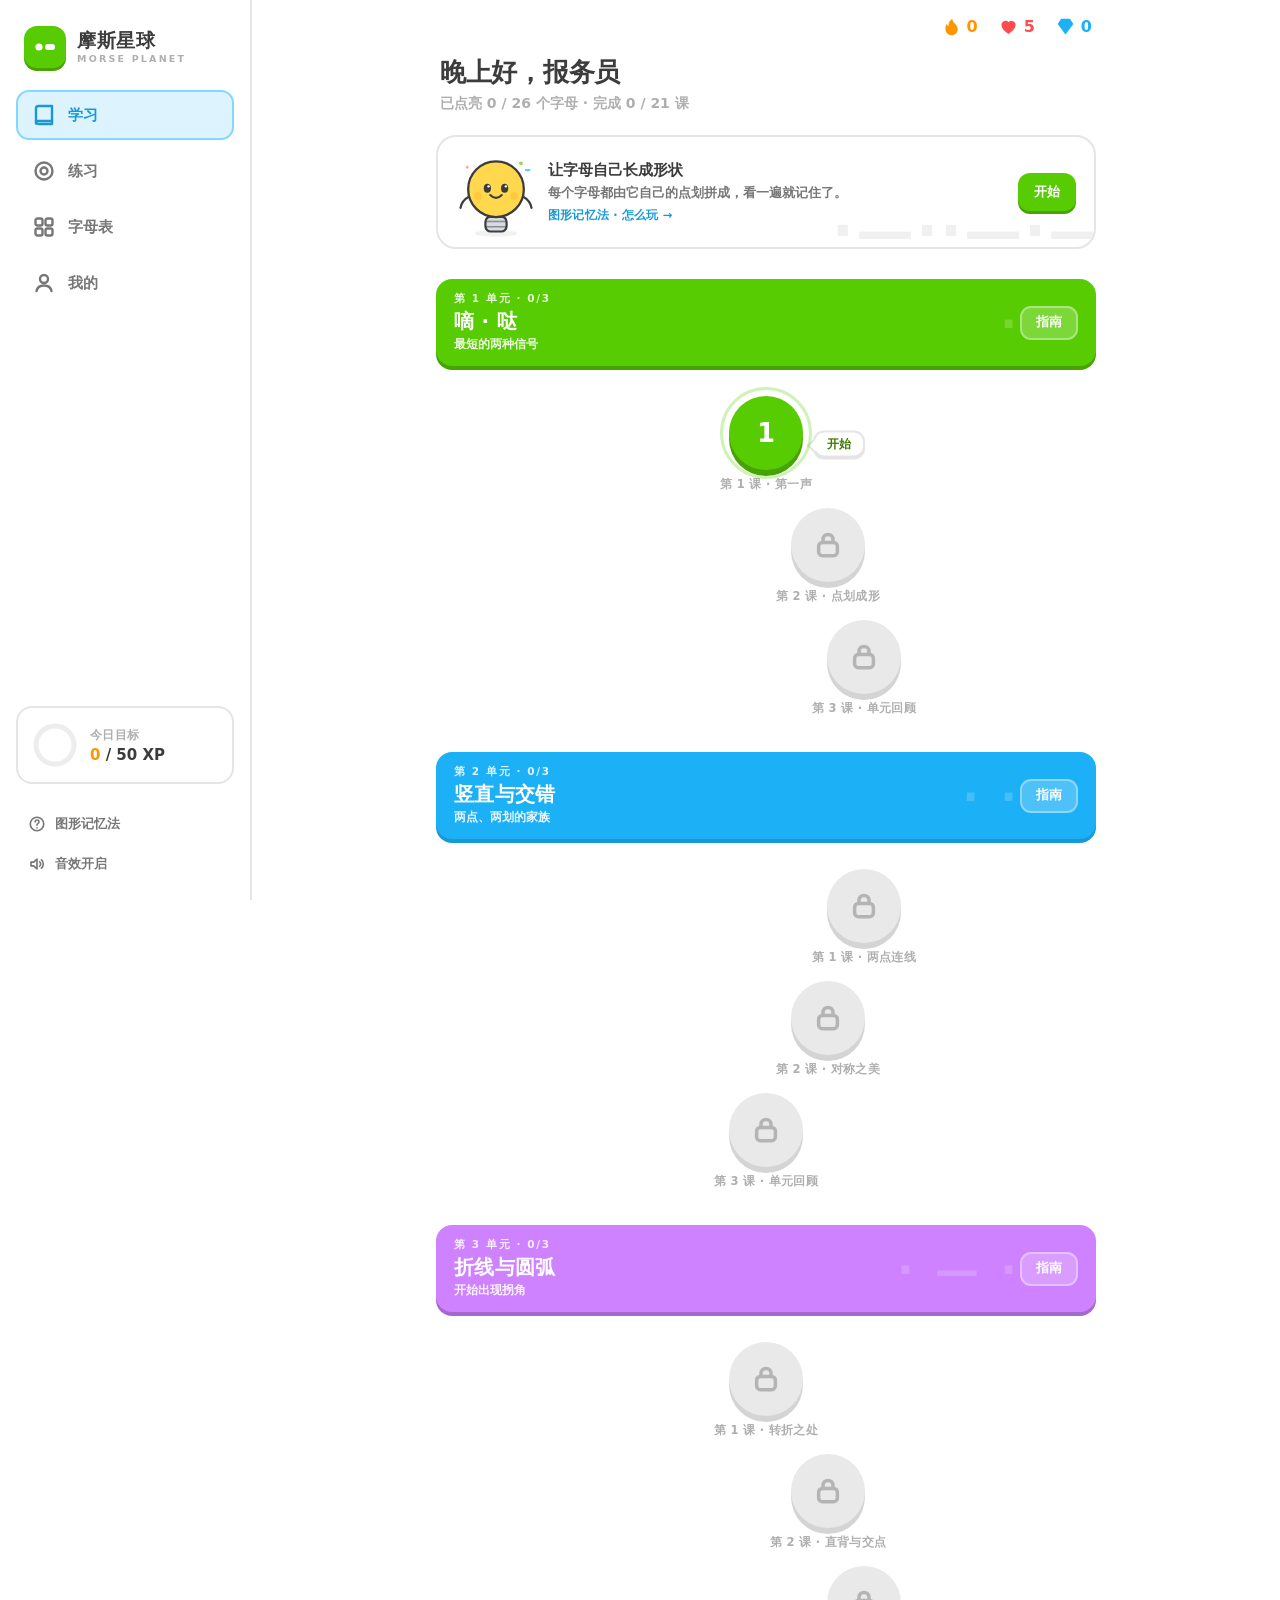
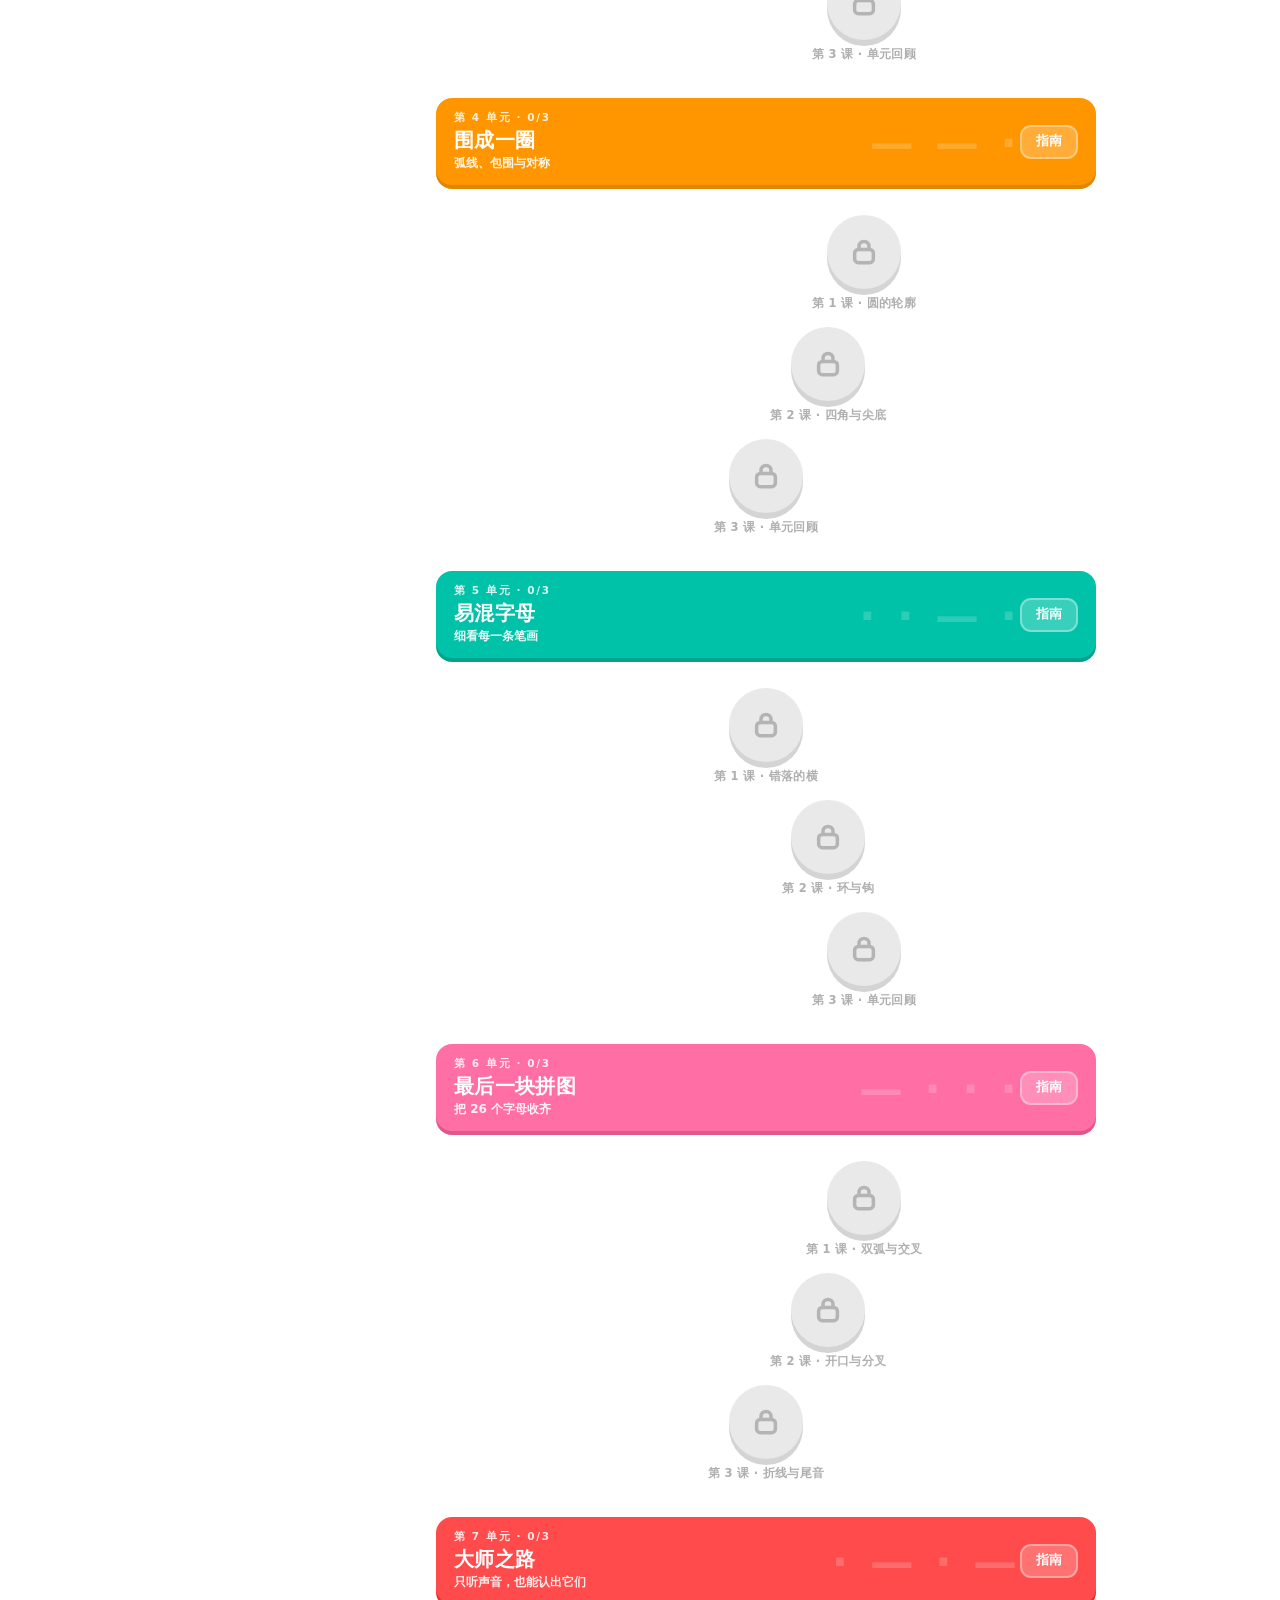
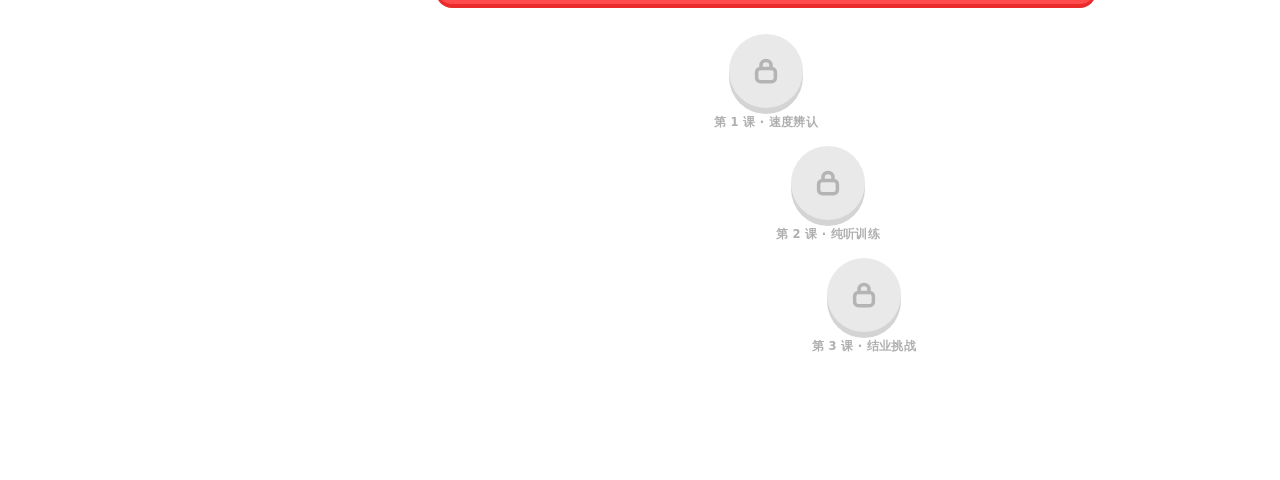
<file: index.html>
<!DOCTYPE html>
<html lang="zh-CN">

<head>
    <meta charset="UTF-8">
    <meta name="viewport" content="width=device-width, initial-scale=1.0">
    <title>摩斯星球 · 用形状记住摩斯密码</title>
    <meta name="description" content="把点划拼成字母的形状，用图形记忆法学摩斯密码。像玩游戏一样，一课一个字母。">
    <meta name="theme-color" content="#58CC02">
    <link rel="icon"
        href="data:image/svg+xml,%3Csvg xmlns='http://www.w3.org/2000/svg' viewBox='0 0 100 100'%3E%3Crect width='100' height='100' rx='24' fill='%2358CC02'/%3E%3Ccircle cx='32' cy='50' r='11' fill='white'/%3E%3Crect x='52' y='43' width='34' height='14' rx='7' fill='white'/%3E%3C/svg%3E">
    <!-- 字体使用系统字体栈（PingFang / 雅黑 / system-ui），不依赖外部字体 CDN，避免国内网络阻塞首屏 -->
    <style>
        /* ============================================================
   摩斯星球 — Design tokens
   ============================================================ */
        :root {
            --green: #58CC02;
            --green-dark: #46A302;
            --green-soft: #D7FFB8;
            --green-ink: #3F7A00;
            --blue: #1CB0F6;
            --blue-dark: #1899D6;
            --blue-soft: #DDF4FF;
            --purple: #CE82FF;
            --purple-dark: #A568CC;
            --purple-soft: #F3E0FF;
            --orange: #FF9600;
            --orange-dark: #E08600;
            --orange-soft: #FFF0D6;
            --yellow: #FFC800;
            --red: #FF4B4B;
            --red-dark: #EA2B2B;
            --red-soft: #FFDFE0;
            --ink: #3C3C3C;
            --ink-2: #777777;
            --ink-3: #AFAFAF;
            --line: #E5E5E5;
            --line-soft: #F0F0F0;
            --bg-soft: #F7F7F7;
            --font: 'Nunito', 'PingFang SC', 'Hiragino Sans GB', 'Microsoft YaHei', system-ui, -apple-system, sans-serif;
            --mono: 'SFMono-Regular', Consolas, 'Liberation Mono', Menlo, monospace;
        }

        * {
            margin: 0;
            padding: 0;
            box-sizing: border-box;
        }

        html {
            -webkit-text-size-adjust: 100%;
        }

        body {
            font-family: var(--font);
            color: var(--ink);
            background: #fff;
            -webkit-font-smoothing: antialiased;
            -moz-osx-font-smoothing: grayscale;
            overflow-x: hidden;
        }

        button {
            font-family: inherit;
            color: inherit;
            border: none;
            background: none;
            cursor: pointer;
            -webkit-tap-highlight-color: transparent;
            user-select: none;
        }

        input,
        textarea {
            font-family: inherit;
            color: inherit;
            border: none;
        }

        svg {
            display: block;
        }

        .hidden {
            display: none !important;
        }

        ::selection {
            background: var(--green-soft);
            color: var(--green-ink);
        }

        /* ============================================================
   App shell
   ============================================================ */
        .app {
            display: flex;
            min-height: 100vh;
        }

        /* ---------- Sidebar ---------- */
        .sidebar {
            width: 252px;
            flex-shrink: 0;
            border-right: 2px solid var(--line);
            padding: 22px 16px 18px;
            display: flex;
            flex-direction: column;
            gap: 22px;
            position: sticky;
            top: 0;
            height: 100vh;
            background: #fff;
        }

        .brand {
            display: flex;
            align-items: center;
            gap: 11px;
            padding: 4px 8px 0;
        }

        .brand-mark {
            width: 42px;
            height: 42px;
            border-radius: 13px;
            background: var(--green);
            box-shadow: 0 3px 0 var(--green-dark);
            display: grid;
            place-items: center;
            flex-shrink: 0;
        }

        .brand-name {
            font-size: 19px;
            font-weight: 900;
            letter-spacing: .5px;
            line-height: 1.1;
        }

        .brand-sub {
            font-size: 9.5px;
            font-weight: 800;
            letter-spacing: 2.2px;
            color: var(--ink-3);
            margin-top: 3px;
        }

        .nav {
            display: flex;
            flex-direction: column;
            gap: 6px;
        }

        .nav-item {
            display: flex;
            align-items: center;
            gap: 12px;
            height: 50px;
            padding: 0 14px;
            border-radius: 13px;
            border: 2px solid transparent;
            font-size: 15px;
            font-weight: 800;
            color: var(--ink-2);
            transition: background .15s, color .15s;
        }

        .nav-item svg {
            width: 24px;
            height: 24px;
            stroke: currentColor;
            fill: none;
            stroke-width: 2.4;
            stroke-linecap: round;
            stroke-linejoin: round;
        }

        .nav-item:hover {
            background: var(--bg-soft);
            color: var(--ink);
        }

        .nav-item.on {
            background: var(--blue-soft);
            border-color: #84D8FF;
            color: var(--blue-dark);
        }

        .goal-card {
            margin-top: auto;
            border: 2px solid var(--line);
            border-radius: 16px;
            padding: 14px;
            display: flex;
            align-items: center;
            gap: 12px;
            background: #fff;
        }

        .goal-ring {
            width: 46px;
            height: 46px;
            flex-shrink: 0;
            position: relative;
        }

        .goal-ring svg {
            width: 46px;
            height: 46px;
        }

        .goal-title {
            font-size: 12px;
            font-weight: 800;
            color: var(--ink-3);
            letter-spacing: .4px;
        }

        .goal-sub {
            font-size: 15px;
            font-weight: 800;
            margin-top: 2px;
        }

        .goal-sub b {
            color: var(--orange);
        }

        .sidebar-foot {
            display: flex;
            flex-direction: column;
            gap: 4px;
        }

        .side-btn {
            display: flex;
            align-items: center;
            gap: 9px;
            padding: 9px 12px;
            border-radius: 10px;
            font-size: 13px;
            font-weight: 700;
            color: var(--ink-2);
        }

        .side-btn:hover {
            background: var(--bg-soft);
        }

        .side-btn svg {
            width: 18px;
            height: 18px;
            stroke: currentColor;
            fill: none;
            stroke-width: 2.2;
            stroke-linecap: round;
            stroke-linejoin: round;
        }

        /* ---------- Main ---------- */
        .main {
            flex: 1;
            min-width: 0;
            display: flex;
            flex-direction: column;
            align-items: center;
            padding: 0 24px 120px;
        }

        .topstrip {
            position: sticky;
            top: 0;
            z-index: 30;
            width: 100%;
            max-width: 660px;
            display: flex;
            justify-content: flex-end;
            align-items: center;
            gap: 20px;
            padding: 16px 4px 10px;
            background: linear-gradient(#fff 62%, rgba(255, 255, 255, 0));
        }

        .stat {
            display: flex;
            align-items: center;
            gap: 5px;
            font-size: 16px;
            font-weight: 900;
        }

        .stat .ico {
            width: 21px;
            height: 21px;
            display: grid;
            place-items: center;
        }

        .stat .ico svg {
            width: 21px;
            height: 21px;
        }

        .stat.streak .num {
            color: var(--orange);
        }

        .stat.hearts .num {
            color: var(--red);
        }

        .stat.gems .num {
            color: var(--blue);
        }

        .content {
            width: 100%;
            max-width: 660px;
        }

        /* ============================================================
   Home / path
   ============================================================ */
        .greet {
            display: flex;
            align-items: flex-end;
            justify-content: space-between;
            gap: 16px;
            padding: 8px 4px 4px;
        }

        .greet-hi {
            font-size: 26px;
            font-weight: 900;
            letter-spacing: -.3px;
        }

        .greet-sub {
            font-size: 14px;
            font-weight: 700;
            color: var(--ink-3);
            margin-top: 5px;
        }

        .hero {
            position: relative;
            display: flex;
            align-items: center;
            gap: 6px;
            border: 2px solid var(--line);
            border-radius: 20px;
            padding: 16px 18px;
            margin-top: 18px;
            overflow: hidden;
            background: #fff;
        }

        .hero::after {
            content: '·—··—·—';
            position: absolute;
            right: -14px;
            bottom: -18px;
            font-size: 58px;
            font-weight: 900;
            letter-spacing: 2px;
            color: var(--line-soft);
            pointer-events: none;
            white-space: nowrap;
        }

        .hero-mascot {
            width: 96px;
            flex-shrink: 0;
            margin: -6px -2px -12px -8px;
        }

        .hero-txt {
            position: relative;
            z-index: 1;
            flex: 1;
        }

        .hero-t {
            font-size: 15px;
            font-weight: 900;
            margin-bottom: 3px;
        }

        .hero-p {
            font-size: 13px;
            font-weight: 600;
            color: var(--ink-2);
            line-height: 1.5;
        }

        .hero-link {
            display: inline-block;
            font-size: 11.5px;
            font-weight: 900;
            color: var(--blue-dark);
            margin-top: 5px;
            letter-spacing: .2px;
        }

        .hero-link:hover {
            text-decoration: underline;
        }

        .hero .mini-btn {
            position: relative;
            z-index: 1;
            flex-shrink: 0;
            height: 38px;
            padding: 0 16px;
            border-radius: 12px;
            background: var(--green);
            color: #fff;
            font-size: 13px;
            font-weight: 800;
            box-shadow: 0 3px 0 var(--green-dark);
        }

        /* unit */
        .unit {
            margin-top: 30px;
        }

        .unit-head {
            position: relative;
            border-radius: 16px;
            padding: 13px 18px;
            color: #fff;
            display: flex;
            align-items: center;
            justify-content: space-between;
            gap: 12px;
            background: var(--c);
            box-shadow: 0 4px 0 var(--cd);
            overflow: hidden;
        }

        .unit-head .u-deco {
            position: absolute;
            right: 76px;
            top: 50%;
            transform: translateY(-50%);
            font-size: 44px;
            font-weight: 900;
            letter-spacing: 3px;
            color: #fff;
            opacity: .18;
            pointer-events: none;
            white-space: nowrap;
        }

        .unit-kicker {
            font-size: 10.5px;
            font-weight: 900;
            letter-spacing: 1.6px;
            opacity: .85;
            text-transform: uppercase;
        }

        .unit-title {
            font-size: 20px;
            font-weight: 900;
            letter-spacing: .3px;
            margin-top: 2px;
        }

        .unit-sub {
            font-size: 12px;
            font-weight: 700;
            opacity: .9;
            margin-top: 1px;
        }

        .guide-btn {
            position: relative;
            z-index: 1;
            flex-shrink: 0;
            height: 34px;
            padding: 0 14px;
            border-radius: 11px;
            background: rgba(255, 255, 255, .22);
            border: 2px solid rgba(255, 255, 255, .35);
            color: #fff;
            font-size: 12.5px;
            font-weight: 800;
            transition: background .15s;
        }

        .guide-btn:hover {
            background: rgba(255, 255, 255, .32);
        }

        .nodes {
            display: flex;
            flex-direction: column;
            align-items: center;
            gap: 16px;
            padding: 30px 0 6px;
        }

        .node-row {
            display: flex;
            flex-direction: column;
            align-items: center;
            gap: 7px;
            position: relative;
        }

        .node {
            width: 74px;
            height: 74px;
            border-radius: 50%;
            display: grid;
            place-items: center;
            background: var(--green);
            color: #fff;
            box-shadow: 0 6px 0 var(--green-dark);
            transition: transform .08s, filter .15s;
        }

        .node:not(.locked):hover {
            filter: brightness(1.05);
        }

        .node:not(.locked):active {
            transform: translateY(6px);
            box-shadow: none;
        }

        .node svg {
            width: 30px;
            height: 30px;
            stroke: currentColor;
            fill: none;
            stroke-width: 3.2;
            stroke-linecap: round;
            stroke-linejoin: round;
        }

        .node .num {
            font-size: 26px;
            font-weight: 900;
            line-height: 1;
        }

        .node.locked {
            background: #E9E9E9;
            box-shadow: 0 6px 0 #D4D4D4;
            color: #B4B4B4;
            cursor: default;
        }

        .node.locked svg {
            stroke-width: 2.8;
        }

        .node.done {
            background: var(--green);
            box-shadow: 0 6px 0 var(--green-dark);
        }

        .node-wrap {
            position: relative;
            display: grid;
            place-items: center;
        }

        .node-wrap.current::before {
            content: '';
            position: absolute;
            inset: -9px;
            border-radius: 50%;
            border: 3px solid var(--green);
            opacity: .28;
            pointer-events: none;
            animation: pulseRing 2s ease-out infinite;
        }

        @keyframes pulseRing {
            0% {
                transform: scale(.94);
                opacity: .35;
            }

            70% {
                transform: scale(1.14);
                opacity: 0;
            }

            100% {
                opacity: 0;
            }
        }

        .start-bubble {
            position: absolute;
            top: 50%;
            left: calc(50% + 47px);
            transform: translateY(-50%);
            background: #fff;
            border: 2px solid var(--line);
            border-radius: 11px;
            padding: 3px 12px;
            font-size: 12px;
            font-weight: 900;
            color: var(--green-ink);
            white-space: nowrap;
            box-shadow: 0 2px 0 var(--line);
            animation: bobX 1.8s ease-in-out infinite;
        }

        .start-bubble::after {
            content: '';
            position: absolute;
            left: -6px;
            top: 50%;
            margin-top: -4px;
            width: 8px;
            height: 8px;
            background: #fff;
            border-left: 2px solid var(--line);
            border-bottom: 2px solid var(--line);
            transform: rotate(45deg);
        }

        @keyframes bobX {
            0%, 100% {
                transform: translate(0, -50%);
            }

            50% {
                transform: translate(3px, -50%);
            }
        }

        .node-label {
            font-size: 11.5px;
            font-weight: 800;
            color: var(--ink-3);
            letter-spacing: .3px;
        }

        .node-label.done {
            color: var(--green-ink);
        }

        .unit-end {
            display: flex;
            align-items: center;
            justify-content: center;
            gap: 8px;
            padding: 22px 0 4px;
            color: var(--ink-3);
            font-size: 12px;
            font-weight: 800;
        }

        .unit-end .dotline {
            height: 2px;
            width: 34px;
            background: var(--line);
            border-radius: 2px;
        }

        /* ============================================================
   Page headings & cards
   ============================================================ */
        .page-head {
            padding: 10px 4px 18px;
        }

        .page-title {
            font-size: 30px;
            font-weight: 900;
            letter-spacing: -.5px;
        }

        .page-sub {
            font-size: 14px;
            font-weight: 700;
            color: var(--ink-3);
            margin-top: 6px;
        }

        .feature {
            display: flex;
            align-items: center;
            gap: 16px;
            border: 2px solid var(--line);
            border-radius: 18px;
            padding: 18px;
            background: #fff;
            box-shadow: 0 3px 0 var(--line);
            transition: transform .12s;
        }

        .feature:hover {
            transform: translateY(-2px);
        }

        .feature:active {
            transform: translateY(1px);
        }

        .f-icon {
            width: 54px;
            height: 54px;
            border-radius: 15px;
            display: grid;
            place-items: center;
            flex-shrink: 0;
            background: var(--c, var(--green));
            box-shadow: 0 3px 0 var(--cd, var(--green-dark));
            color: #fff;
        }

        .f-icon svg {
            width: 26px;
            height: 26px;
            stroke: currentColor;
            fill: none;
            stroke-width: 2.6;
            stroke-linecap: round;
            stroke-linejoin: round;
        }

        .f-body {
            flex: 1;
            min-width: 0;
        }

        .f-title {
            font-size: 16px;
            font-weight: 900;
        }

        .f-desc {
            font-size: 12.5px;
            font-weight: 600;
            color: var(--ink-2);
            margin-top: 3px;
            line-height: 1.45;
        }

        .f-go {
            flex-shrink: 0;
            width: 32px;
            height: 32px;
            border-radius: 50%;
            background: var(--bg-soft);
            display: grid;
            place-items: center;
            color: var(--ink-3);
        }

        .f-go svg {
            width: 17px;
            height: 17px;
            stroke: currentColor;
            fill: none;
            stroke-width: 3;
            stroke-linecap: round;
            stroke-linejoin: round;
        }

        .sec-title {
            font-size: 15px;
            font-weight: 900;
            color: var(--ink-2);
            letter-spacing: .3px;
            margin: 28px 4px 12px;
            display: flex;
            align-items: center;
            gap: 8px;
        }

        .drill-grid {
            display: grid;
            grid-template-columns: repeat(3, 1fr);
            gap: 10px;
        }

        .drill {
            border: 2px solid var(--line);
            border-bottom-width: 4px;
            border-radius: 15px;
            padding: 14px 10px;
            background: #fff;
            display: flex;
            flex-direction: column;
            align-items: center;
            gap: 7px;
            transition: background .12s;
        }

        .drill:hover {
            background: #FAFAFA;
        }

        .drill:active {
            border-bottom-width: 2px;
            transform: translateY(2px);
        }

        .drill .d-ico {
            height: 34px;
            display: grid;
            place-items: center;
            color: var(--c, var(--green));
        }

        .drill .d-ico svg {
            width: 28px;
            height: 28px;
            stroke: currentColor;
            fill: none;
            stroke-width: 2.4;
            stroke-linecap: round;
            stroke-linejoin: round;
        }

        .drill .d-t {
            font-size: 13px;
            font-weight: 800;
            text-align: center;
            line-height: 1.25;
        }

        /* translater */
        .trans {
            border: 2px solid var(--line);
            border-radius: 18px;
            background: #fff;
            overflow: hidden;
        }

        .trans-tabs {
            display: flex;
            gap: 6px;
            padding: 12px 12px 0;
        }

        .trans-tabs button {
            flex: 1;
            height: 36px;
            border-radius: 10px;
            font-size: 12.5px;
            font-weight: 800;
            color: var(--ink-2);
            background: var(--bg-soft);
        }

        .trans-tabs button.on {
            background: var(--blue-soft);
            color: var(--blue-dark);
            box-shadow: inset 0 0 0 2px #84D8FF;
        }

        .trans textarea {
            width: 100%;
            height: 76px;
            resize: none;
            padding: 14px 16px;
            font-size: 15px;
            font-weight: 700;
            outline: none;
            background: #fff;
            line-height: 1.5;
        }

        .trans textarea::placeholder {
            color: var(--ink-3);
            font-weight: 600;
        }

        .trans-out {
            border-top: 2px dashed var(--line);
            padding: 14px 16px;
            min-height: 66px;
            font-family: var(--mono);
            font-size: 15px;
            line-height: 1.9;
            letter-spacing: 2px;
            color: var(--ink);
            word-break: break-word;
            background: #FCFCFC;
        }

        .trans-out .ph {
            font-family: var(--font);
            color: var(--ink-3);
            font-size: 13px;
            letter-spacing: 0;
        }

        .trans-out .morse-line {
            display: flex;
            flex-wrap: wrap;
            align-items: center;
            gap: 13px 26px;
            letter-spacing: 0;
            padding: 3px 0;
        }

        .mgroup {
            display: inline-flex;
            align-items: center;
            gap: 4px;
        }

        .mgroup .sym {
            height: 11px;
        }

        .mgroup .sym.dot {
            width: 11px;
            height: 11px;
        }

        .mgroup .sym.dash {
            width: 27px;
            height: 11px;
        }

        .msep {
            display: inline-block;
            width: 2px;
            height: 22px;
            background: #DCDCDC;
            border-radius: 2px;
            margin: 0 2px;
        }

        .trans-actions {
            display: flex;
            gap: 8px;
            padding: 0 12px 12px;
        }

        .mini-action {
            height: 38px;
            padding: 0 14px;
            border-radius: 11px;
            background: var(--bg-soft);
            border: 2px solid var(--line);
            border-bottom-width: 3px;
            font-size: 12.5px;
            font-weight: 800;
            color: var(--ink-2);
            display: inline-flex;
            align-items: center;
            gap: 6px;
        }

        .mini-action:hover {
            background: #F2F2F2;
        }

        .mini-action:active {
            transform: translateY(2px);
            border-bottom-width: 2px;
        }

        .mini-action svg {
            width: 16px;
            height: 16px;
            stroke: currentColor;
            fill: none;
            stroke-width: 2.6;
            stroke-linecap: round;
        }

        /* ============================================================
   Chart
   ============================================================ */
        .chart-grid {
            display: grid;
            grid-template-columns: repeat(auto-fill, minmax(116px, 1fr));
            gap: 10px;
        }

        .letter-card {
            position: relative;
            border: 2px solid var(--line);
            border-radius: 15px;
            background: #fff;
            padding: 10px 6px 9px;
            display: flex;
            flex-direction: column;
            align-items: center;
            gap: 2px;
            transition: transform .12s, border-color .12s;
        }

        .letter-card:hover {
            transform: translateY(-3px);
            border-color: var(--green);
        }

        .letter-card .lc-glyph {
            width: 84px;
            height: 84px;
        }

        .letter-card .lc-letter {
            font-size: 17px;
            font-weight: 900;
            line-height: 1;
        }

        .letter-card .lc-morse {
            font-family: var(--mono);
            font-size: 11px;
            letter-spacing: 1.2px;
            color: #9A9A9A;
        }

        .letter-card .lc-badge {
            position: absolute;
            top: 7px;
            right: 7px;
            width: 8px;
            height: 8px;
            border-radius: 50%;
            background: var(--green);
        }

        .letter-card.locked .lc-glyph {
            opacity: .72;
        }

        /* ============================================================
   Profile
   ============================================================ */
        .stat-grid {
            display: grid;
            grid-template-columns: 1fr 1fr;
            gap: 10px;
        }

        .stat-box {
            border: 2px solid var(--line);
            border-radius: 16px;
            padding: 15px 16px;
        }

        .stat-box .sb-k {
            font-size: 11.5px;
            font-weight: 800;
            color: var(--ink-3);
            letter-spacing: .6px;
        }

        .stat-box .sb-v {
            font-size: 27px;
            font-weight: 900;
            margin-top: 3px;
            line-height: 1.1;
        }

        .stat-box .sb-v small {
            font-size: 13px;
            font-weight: 800;
            color: var(--ink-3);
            margin-left: 2px;
        }

        .goal-big {
            display: flex;
            align-items: center;
            gap: 18px;
            border: 2px solid var(--line);
            border-radius: 18px;
            padding: 18px;
            margin-top: 12px;
        }

        .goal-big .ring {
            width: 76px;
            height: 76px;
            position: relative;
            flex-shrink: 0;
        }

        .goal-big .ring svg {
            width: 76px;
            height: 76px;
        }

        .goal-big .ring b {
            position: absolute;
            inset: 0;
            display: grid;
            place-items: center;
            font-size: 17px;
            font-weight: 900;
        }

        .setting-row {
            display: flex;
            align-items: center;
            justify-content: space-between;
            gap: 12px;
            padding: 14px 16px;
            border: 2px solid var(--line);
            border-radius: 14px;
            margin-top: 10px;
            font-size: 14px;
            font-weight: 800;
        }

        .setting-row span small {
            display: block;
            font-size: 11.5px;
            font-weight: 600;
            color: var(--ink-3);
            margin-top: 3px;
            line-height: 1.4;
        }

        .switch {
            width: 52px;
            height: 30px;
            border-radius: 99px;
            background: #DDD;
            position: relative;
            transition: background .18s;
            flex-shrink: 0;
        }

        .switch.on {
            background: var(--green);
        }

        .switch::after {
            content: '';
            position: absolute;
            top: 3px;
            left: 3px;
            width: 24px;
            height: 24px;
            border-radius: 50%;
            background: #fff;
            box-shadow: 0 1px 3px rgba(0, 0, 0, .2);
            transition: transform .18s;
        }

        .switch.on::after {
            transform: translateX(22px);
        }

        .switch.disabled {
            background: #EEE;
            opacity: .5;
            pointer-events: none;
        }

        .switch.disabled::after {
            background: #F8F8F8;
            box-shadow: none;
        }

        .setting-row .row-state {
            display: block;
            font-size: 11.5px;
            font-weight: 700;
            color: var(--blue-dark);
            margin-top: 3px;
        }

        .danger-btn {
            width: 100%;
            height: 46px;
            border-radius: 13px;
            border: 2px solid #FFC9C9;
            color: var(--red-dark);
            background: #FFF6F6;
            font-size: 13.5px;
            font-weight: 800;
            margin-top: 22px;
        }

        .danger-btn:hover {
            background: #FFECEC;
        }

        /* ============================================================
   Lesson overlay
   ============================================================ */
        .lesson {
            position: fixed;
            inset: 0;
            z-index: 100;
            background: #fff;
            display: flex;
            flex-direction: column;
            animation: lessonIn .22s ease-out;
        }

        @keyframes lessonIn {
            from {
                opacity: 0;
                transform: translateY(10px);
            }
        }

        .lesson-top {
            width: 100%;
            max-width: 760px;
            margin: 0 auto;
            padding: 16px 20px 6px;
            display: flex;
            align-items: center;
            gap: 14px;
        }

        .close-x {
            width: 34px;
            height: 34px;
            border-radius: 50%;
            display: grid;
            place-items: center;
            color: var(--ink-3);
            flex-shrink: 0;
        }

        .close-x:hover {
            background: var(--bg-soft);
            color: var(--ink);
        }

        .close-x svg {
            width: 20px;
            height: 20px;
            stroke: currentColor;
            fill: none;
            stroke-width: 3;
            stroke-linecap: round;
        }

        .bar {
            flex: 1;
            height: 15px;
            background: #E9E9E9;
            border-radius: 99px;
            overflow: hidden;
        }

        .bar>i {
            display: block;
            height: 100%;
            width: 0%;
            background: var(--green);
            border-radius: 99px;
            transition: width .35s cubic-bezier(.4, 1.2, .6, 1);
            position: relative;
        }

        .bar>i::after {
            content: '';
            position: absolute;
            left: 8px;
            right: 8px;
            top: 3px;
            height: 4px;
            border-radius: 99px;
            background: rgba(255, 255, 255, .45);
        }

        .l-hearts {
            display: flex;
            align-items: center;
            gap: 3px;
            flex-shrink: 0;
        }

        .l-hearts svg {
            width: 21px;
            height: 21px;
        }

        .q-feedback {
            margin-top: 16px;
            border: 2px solid #FFC7C7;
            background: #FFF7F7;
            border-radius: 18px;
            padding: 12px 16px;
            display: flex;
            align-items: center;
            justify-content: center;
            gap: 16px;
            animation: alertIn .22s cubic-bezier(.3, 1.3, .6, 1);
        }

        .qf-glyph {
            width: 118px;
            height: 118px;
            flex-shrink: 0;
            background: #fff;
            border: 2px solid #FFE2E2;
            border-radius: 14px;
            padding: 4px;
        }

        .qf-info {
            flex: 0 1 auto;
            min-width: 0;
        }

        .qf-title {
            display: flex;
            align-items: center;
            gap: 7px;
            font-size: 15px;
            font-weight: 900;
            color: var(--red-dark);
        }

        .qf-title i {
            width: 20px;
            height: 20px;
            border-radius: 50%;
            background: var(--red);
            color: #fff;
            font-style: normal;
            font-size: 12px;
            font-weight: 900;
            display: grid;
            place-items: center;
            flex-shrink: 0;
        }

        .qf-answer {
            display: flex;
            align-items: center;
            gap: 13px;
            margin-top: 9px;
        }

        .qf-letter {
            font-size: 32px;
            font-weight: 900;
            line-height: 1;
        }

        .qf-morse {
            display: flex;
            align-items: center;
            gap: 5px;
        }

        .qf-morse .sym {
            background: var(--ink);
            height: 9px;
        }

        .qf-morse .sym.dot {
            width: 9px;
            height: 9px;
        }

        .qf-morse .sym.dash {
            width: 24px;
            height: 9px;
        }

        .qf-play {
            width: 44px;
            height: 44px;
            border-radius: 50%;
            background: #fff;
            border: 2px solid #FFD3D3;
            color: var(--red-dark);
            display: grid;
            place-items: center;
            flex-shrink: 0;
            transition: transform .08s, background .12s;
        }

        .qf-play:hover {
            background: #FFF0F0;
        }

        .qf-play:active {
            transform: scale(.94);
        }

        .qf-play svg {
            width: 20px;
            height: 20px;
            stroke: currentColor;
            fill: none;
            stroke-width: 2.4;
            stroke-linecap: round;
            stroke-linejoin: round;
        }

        @keyframes alertIn {
            from {
                opacity: 0;
                transform: translateY(-7px);
            }
        }

        .lesson-body {
            flex: 1;
            width: 100%;
            max-width: 720px;
            margin: 0 auto;
            padding: 10px 20px 24px;
            overflow-y: auto;
            display: flex;
            flex-direction: column;
            justify-content: flex-start;
        }

        .qwrap {
            width: 100%;
            padding: 10px 0;
            margin: auto 0;
            animation: fadeUp .26s ease-out;
        }

        @keyframes fadeUp {
            from {
                opacity: 0;
                transform: translateY(8px);
            }
        }

        .prompt {
            font-size: 23px;
            font-weight: 900;
            letter-spacing: -.2px;
            line-height: 1.35;
            margin-bottom: 16px;
        }

        .prompt small {
            display: block;
            font-size: 13.5px;
            font-weight: 700;
            color: var(--ink-3);
            letter-spacing: 0;
            margin-top: 5px;
        }

        /* glyph stage */
        .glyph-card {
            background: var(--bg-soft);
            border: 2px solid var(--line);
            border-radius: 22px;
            padding: 14px;
            display: grid;
            place-items: center;
            margin: 0 auto;
            width: 100%;
            max-width: 272px;
        }

        .glyph-card .glyph {
            width: 100%;
            max-width: 196px;
        }

        .glyph-card.shape-card {
            animation: shapePulse 1.4s ease-out 2;
        }

        .glyph-card.shape-card .part.lit {
            fill: var(--blue-dark);
        }

        @keyframes shapePulse {
            0%, 100% {
                box-shadow: 0 0 0 0 rgba(28, 176, 246, 0);
            }

            45% {
                box-shadow: 0 0 0 6px rgba(28, 176, 246, .16);
            }
        }

        .glyph {
            display: block;
            width: 100%;
            height: auto;
            overflow: visible;
        }

        .glyph .wm {
            fill: #B5B5B5;
        }

        .glyph .part {
            fill: var(--ink);
            transition: fill .12s linear;
        }

        .glyph .part.lit {
            fill: var(--green);
        }

        /* options */
        .options {
            display: grid;
            grid-template-columns: 1fr 1fr;
            gap: 11px;
            margin-top: 18px;
        }

        .opt {
            position: relative;
            display: flex;
            flex-direction: column;
            align-items: center;
            justify-content: center;
            gap: 2px;
            min-height: 74px;
            border: 2px solid var(--line);
            border-bottom-width: 4px;
            border-radius: 15px;
            background: #fff;
            transition: background .12s, border-color .12s;
        }

        .opt .ol {
            font-size: 25px;
            font-weight: 900;
            letter-spacing: 1px;
            line-height: 1.1;
        }

        .opt:hover {
            background: #F8F8F8;
        }

        .opt:active {
            transform: translateY(2px);
            border-bottom-width: 2px;
        }

        .opt.sel {
            border-color: var(--blue);
            background: var(--blue-soft);
        }

        .opt.sel .ol {
            color: var(--blue-dark);
        }

        .opt.ok {
            border-color: var(--green);
            background: var(--green-soft);
        }

        .opt.ok .ol {
            color: var(--green-ink);
        }

        .opt.bad {
            border-color: var(--red);
            background: var(--red-soft);
        }

        .opt.bad .ol {
            color: var(--red-dark);
        }

        /* morse display */
        .code-box {
            border: 2px solid #CFEAF9;
            background: #F2FAFF;
            border-radius: 22px;
            min-height: 118px;
            display: flex;
            align-items: center;
            justify-content: center;
            gap: 11px;
            padding: 18px;
            margin: 0 auto;
            max-width: 400px;
            width: 100%;
        }

        .sym {
            display: inline-block;
            background: var(--ink);
            border-radius: 99px;
            flex-shrink: 0;
        }

        .sym.dot {
            width: 17px;
            height: 17px;
        }

        .sym.dash {
            width: 46px;
            height: 17px;
        }

        .code-box .sym {
            background: var(--blue-dark);
            animation: symIn .25s backwards;
            transition: background .12s, transform .12s;
        }

        .code-box .sym.lit {
            background: #0A5C8F;
            transform: scale(1.35);
            box-shadow: 0 0 0 3px rgba(28, 176, 246, .22);
        }

        @keyframes symIn {
            from {
                transform: scale(.4);
                opacity: 0;
            }
        }

        /* sound */
        .sound-box {
            border: 2px solid var(--line);
            background: var(--bg-soft);
            border-radius: 22px;
            padding: 20px;
            display: flex;
            flex-direction: column;
            align-items: center;
            gap: 10px;
            margin: 0 auto;
            max-width: 340px;
        }

        .sound-btn {
            width: 84px;
            height: 84px;
            border-radius: 50%;
            background: var(--blue);
            color: #fff;
            display: grid;
            place-items: center;
            box-shadow: 0 5px 0 var(--blue-dark);
            transition: transform .08s;
        }

        .sound-btn:active {
            transform: translateY(5px);
            box-shadow: none;
        }

        .sound-btn svg {
            width: 38px;
            height: 38px;
            stroke: currentColor;
            fill: none;
            stroke-width: 2.2;
            stroke-linecap: round;
            stroke-linejoin: round;
        }

        .sound-hint {
            font-size: 12.5px;
            font-weight: 800;
            color: var(--ink-3);
        }

        .wave {
            display: flex;
            align-items: center;
            gap: 4px;
            height: 26px;
        }

        .wave i {
            width: 4px;
            height: 6px;
            border-radius: 99px;
            background: var(--blue);
            opacity: .35;
            transition: height .12s;
        }

        .wave.on i {
            animation: waveUp .7s ease-in-out infinite;
        }

        .wave.on i:nth-child(2) {
            animation-delay: .09s;
        }

        .wave.on i:nth-child(3) {
            animation-delay: .18s;
        }

        .wave.on i:nth-child(4) {
            animation-delay: .27s;
        }

        .wave.on i:nth-child(5) {
            animation-delay: .36s;
        }

        .wave.on i:nth-child(6) {
            animation-delay: .45s;
        }

        .wave.on i:nth-child(7) {
            animation-delay: .54s;
        }

        @keyframes waveUp {

            0%,
            100% {
                height: 6px;
                opacity: .5;
            }

            50% {
                height: 24px;
                opacity: 1;
            }
        }

        /* build */
        .build-stage {
            max-width: 460px;
            margin: 0 auto;
            border: 2px solid var(--line);
            border-radius: 22px;
            background: #fff;
            padding: 18px 16px 16px;
            box-shadow: 0 4px 0 #EFEFEF;
        }

        .build-letter {
            width: 92px;
            height: 92px;
            margin: 0 auto 16px;
            border-radius: 22px;
            background: var(--bg-soft);
            border: 2px solid var(--line);
            display: grid;
            place-items: center;
            font-size: 54px;
            font-weight: 900;
            line-height: 1;
            letter-spacing: 1px;
        }

        .slots {
            display: flex;
            align-items: center;
            justify-content: center;
            gap: 10px;
            min-height: 70px;
            margin-bottom: 18px;
            flex-wrap: wrap;
        }

        .slot {
            width: 54px;
            height: 66px;
            border-radius: 14px;
            border: 2px dashed #DCDCDC;
            background: #FAFAFA;
            display: grid;
            place-items: center;
            transition: border-color .15s, background .15s;
        }

        .slot.next {
            border-color: #7FD3FA;
            background: var(--blue-soft);
            animation: slotPulse 1.7s ease-out infinite;
        }

        .slot.filled {
            border-style: solid;
            border-color: var(--line);
            background: #fff;
        }

        .slot .sym {
            animation: symPop .16s ease-out;
        }

        .slot .sym.dot {
            width: 22px;
            height: 22px;
        }

        .slot .sym.dash {
            width: 44px;
            height: 14px;
        }

        .slot.ok {
            border-color: var(--green);
            background: var(--green-soft);
        }

        .slot.bad {
            border-color: var(--red);
            background: var(--red-soft);
        }

        @keyframes slotPulse {
            0% {
                box-shadow: 0 0 0 0 rgba(28, 176, 246, .35);
            }

            70% {
                box-shadow: 0 0 0 7px rgba(28, 176, 246, 0);
            }

            100% {
                box-shadow: 0 0 0 0 rgba(28, 176, 246, 0);
            }
        }

        @keyframes symPop {
            from {
                transform: scale(.4);
                opacity: 0;
            }
        }

        .keys {
            display: grid;
            grid-template-columns: 1fr 1fr auto;
            gap: 10px;
        }

        .key {
            height: 66px;
            border-radius: 16px;
            border: 2px solid var(--line);
            border-bottom-width: 4px;
            background: #fff;
            display: flex;
            align-items: center;
            justify-content: center;
            gap: 9px;
            transition: transform .08s, background .12s;
        }

        .key:hover {
            background: #FAFAFA;
        }

        .key:active {
            transform: translateY(3px);
            border-bottom-width: 2px;
            background: #F2F2F2;
        }

        .key .sym {
            width: 20px;
            height: 20px;
        }

        .key .sym.dash {
            width: 38px;
            height: 14px;
        }

        .key em {
            font-style: normal;
            font-size: 13px;
            font-weight: 800;
            color: var(--ink-3);
            letter-spacing: .5px;
        }

        .key.del {
            width: 64px;
            padding: 0;
        }

        .key.del:disabled {
            opacity: .4;
            cursor: default;
        }

        .key.del:disabled:active {
            transform: none;
            border-bottom-width: 4px;
            background: #fff;
        }

        .key.del svg {
            width: 24px;
            height: 24px;
            stroke: var(--ink-3);
            fill: none;
            stroke-width: 2.2;
            stroke-linecap: round;
            stroke-linejoin: round;
        }

        /* type */
        .letter-keys {
            display: flex;
            flex-direction: column;
            align-items: center;
            gap: 7px;
            max-width: 470px;
            margin: 18px auto 0;
        }

        .letter-row {
            display: flex;
            justify-content: center;
            gap: 5px;
            width: 100%;
        }

        .letter-key {
            width: min(42px, calc((100% - 45px) / 10));
            height: 46px;
            border-radius: 11px;
            border: 2px solid var(--line);
            border-bottom-width: 3px;
            background: #fff;
            font-size: 16px;
            font-weight: 900;
            color: var(--ink);
            display: grid;
            place-items: center;
            transition: background .12s, border-color .12s, transform .08s;
        }

        .letter-key:hover {
            background: #F7F7F7;
        }

        .letter-key:active {
            transform: translateY(2px);
            border-bottom-width: 2px;
        }

        .letter-key.sel {
            border-color: var(--blue);
            background: var(--blue-soft);
            color: var(--blue-dark);
        }

        @media (min-width: 900px) {
            .letter-key {
                height: 50px;
                font-size: 17px;
            }
        }

        /* learn */
        .learn-wrap {
            text-align: center;
            padding: 4px 0;
        }

        .kicker {
            display: inline-flex;
            align-items: center;
            gap: 6px;
            height: 28px;
            padding: 0 14px;
            border-radius: 99px;
            background: var(--green-soft);
            color: var(--green-ink);
            font-size: 11.5px;
            font-weight: 900;
            letter-spacing: 1.4px;
            margin-bottom: 14px;
        }

        .learn-card {
            background: #fff;
            border: 2px solid var(--line);
            border-radius: 24px;
            padding: 16px;
            max-width: 300px;
            margin: 0 auto;
            position: relative;
            box-shadow: 0 3px 0 var(--line);
        }

        .learn-card .glyph {
            max-width: 230px;
            margin: 0 auto;
        }

        .learn-meta {
            display: flex;
            align-items: center;
            justify-content: center;
            gap: 14px;
            margin-top: 16px;
        }

        .learn-meta .lm-letter {
            font-size: 46px;
            font-weight: 900;
            line-height: 1;
        }

        .learn-meta .lm-sep {
            width: 2px;
            height: 34px;
            background: var(--line);
            border-radius: 2px;
        }

        .learn-meta .lm-morse {
            display: flex;
            gap: 7px;
            align-items: center;
        }

        .learn-meta .lm-morse .sym {
            background: var(--ink);
        }

        .learn-hint {
            max-width: 380px;
            margin: 14px auto 0;
            font-size: 13.5px;
            font-weight: 700;
            line-height: 1.6;
            color: var(--ink-2);
        }

        .play-inline {
            margin-top: 14px;
            display: inline-flex;
            align-items: center;
            gap: 7px;
            height: 38px;
            padding: 0 16px;
            border-radius: 12px;
            border: 2px solid var(--line);
            border-bottom-width: 3px;
            font-size: 12.5px;
            font-weight: 800;
            color: var(--ink-2);
            background: #fff;
        }

        .play-inline:hover {
            background: var(--bg-soft);
        }

        .play-inline svg {
            width: 15px;
            height: 15px;
            fill: currentColor;
        }

        /* footer */
        .lesson-foot {
            border-top: 2px solid var(--line);
            padding: 14px 20px;
            display: flex;
            justify-content: center;
            align-items: center;
            gap: 16px;
            transition: background .15s, border-color .15s;
            background: #fff;
            min-height: 84px;
        }

        .lesson-foot .inner {
            width: 100%;
            max-width: 720px;
            display: flex;
            justify-content: flex-end;
            align-items: center;
            gap: 14px;
        }

        .lesson-foot.ok {
            background: var(--green-soft);
            border-color: #A6E96C;
        }

        .lesson-foot.bad {
            background: var(--red-soft);
            border-color: #FFB3B3;
        }

        .fb {
            display: flex;
            align-items: center;
            gap: 12px;
            flex: 1;
            min-width: 0;
        }

        .fb-icon {
            width: 42px;
            height: 42px;
            border-radius: 50%;
            background: #fff;
            display: grid;
            place-items: center;
            flex-shrink: 0;
            font-size: 22px;
            font-weight: 900;
        }

        .lesson-foot.ok .fb-icon {
            color: var(--green);
        }

        .lesson-foot.bad .fb-icon {
            color: var(--red);
        }

        .fb-title {
            font-size: 19px;
            font-weight: 900;
            line-height: 1.15;
        }

        .lesson-foot.ok .fb-title {
            color: var(--green-ink);
        }

        .lesson-foot.bad .fb-title {
            color: var(--red-dark);
        }

        .fb-sub {
            font-size: 12.5px;
            font-weight: 700;
            margin-top: 2px;
            opacity: .85;
        }

        .lesson-foot.ok .fb-sub {
            color: var(--green-ink);
        }

        .lesson-foot.bad .fb-sub {
            color: var(--red-dark);
        }

        .fb-answer {
            display: flex;
            align-items: center;
            gap: 9px;
            flex-shrink: 0;
            background: #fff;
            border: 2px solid #FFC2C2;
            border-radius: 14px;
            padding: 5px 10px 5px 5px;
            box-shadow: 0 2px 0 #FFD6D6;
            transition: transform .08s, background .12s;
        }

        .fb-answer:hover {
            background: #FFF9F9;
        }

        .fb-answer:active {
            transform: scale(.96);
        }

        .fb-answer .fa-glyph {
            width: 62px;
            height: 62px;
            flex-shrink: 0;
        }

        .fb-answer .wm {
            fill: #A8A8A8;
        }

        .fb-answer .fa-txt {
            display: flex;
            flex-direction: column;
            align-items: flex-start;
            gap: 4px;
        }

        .fb-answer .fa-letter {
            font-size: 21px;
            font-weight: 900;
            line-height: 1;
            color: var(--ink);
        }

        .fb-answer .fa-morse {
            display: flex;
            align-items: center;
            gap: 4px;
        }

        .fb-answer .fa-morse .sym {
            background: var(--ink);
            height: 7px;
        }

        .fb-answer .fa-morse .sym.dot {
            width: 7px;
            height: 7px;
        }

        .fb-answer .fa-morse .sym.dash {
            width: 18px;
            height: 7px;
        }

        .fb-answer .fa-sound {
            color: var(--ink-3);
            margin-left: 2px;
            display: grid;
            place-items: center;
        }

        .fb-answer .fa-sound svg {
            width: 15px;
            height: 15px;
            stroke: currentColor;
            fill: none;
            stroke-width: 2.6;
            stroke-linecap: round;
            stroke-linejoin: round;
        }

        .fb-answer .part.lit {
            fill: var(--green);
        }

        .fb-glyph {
            width: 56px;
            height: 56px;
            flex-shrink: 0;
            opacity: .9;
        }

        /* buttons */
        .btn {
            display: inline-flex;
            align-items: center;
            justify-content: center;
            gap: 8px;
            height: 48px;
            padding: 0 22px;
            border-radius: 14px;
            font-size: 15px;
            font-weight: 900;
            letter-spacing: .6px;
            transition: transform .06s, filter .15s;
            flex-shrink: 0;
        }

        .btn svg {
            width: 18px;
            height: 18px;
            flex-shrink: 0;
        }

        .btn.big {
            width: 100%;
            max-width: 720px;
            height: 52px;
            font-size: 16px;
        }

        .btn.primary {
            background: var(--green);
            color: #fff;
            box-shadow: 0 4px 0 var(--green-dark);
        }

        .btn.primary:disabled {
            background: #E5E5E5;
            color: #AFAFAF;
            box-shadow: none;
            cursor: default;
        }

        .btn.primary:not(:disabled):active {
            transform: translateY(4px);
            box-shadow: none;
        }

        .btn.green {
            background: var(--green);
            color: #fff;
            box-shadow: 0 4px 0 var(--green-dark);
        }

        .btn.red {
            background: var(--red);
            color: #fff;
            box-shadow: 0 4px 0 var(--red-dark);
        }

        .btn.green:active,
        .btn.red:active {
            transform: translateY(4px);
            box-shadow: none;
        }

        .btn.ghost {
            background: #fff;
            border: 2px solid var(--line);
            border-bottom-width: 4px;
            color: var(--ink-2);
        }

        .lesson-foot.ok .btn.big,
        .lesson-foot.bad .btn.big {
            width: auto;
            min-width: 132px;
            max-width: none;
            padding: 0 28px;
        }

        /* done screen */
        .done-screen {
            flex: 1;
            display: flex;
            flex-direction: column;
            align-items: center;
            justify-content: center;
            text-align: center;
            padding: 24px;
            overflow-y: auto;
            animation: fadeUp .3s ease-out;
        }

        .done-mascot {
            width: 160px;
            margin-bottom: 6px;
            animation: floaty 3s ease-in-out infinite;
        }

        @keyframes floaty {

            0%,
            100% {
                transform: translateY(0);
            }

            50% {
                transform: translateY(-7px);
            }
        }

        .done-h {
            font-size: 30px;
            font-weight: 900;
            letter-spacing: -.5px;
            margin-top: 6px;
        }

        .done-p {
            font-size: 14px;
            font-weight: 700;
            color: var(--ink-3);
            margin-top: 6px;
        }

        .done-stats {
            display: grid;
            grid-template-columns: repeat(3, 1fr);
            gap: 10px;
            width: 100%;
            max-width: 400px;
            margin-top: 22px;
        }

        .ds {
            border: 2px solid var(--line);
            border-radius: 14px;
            padding: 10px 8px;
            background: #fff;
        }

        .ds span {
            display: block;
            font-size: 10.5px;
            font-weight: 900;
            letter-spacing: 1px;
            color: var(--ink-3);
        }

        .ds b {
            display: block;
            font-size: 21px;
            font-weight: 900;
            margin-top: 2px;
        }

        .ds.gold b {
            color: var(--yellow);
        }

        .ds.green b {
            color: var(--green);
        }

        .ds.blue b {
            color: var(--blue);
        }

        .done-actions {
            width: 100%;
            max-width: 400px;
            margin-top: 22px;
            display: flex;
            flex-direction: column;
            gap: 9px;
        }

        .confetti {
            position: fixed;
            inset: 0;
            pointer-events: none;
            overflow: hidden;
            z-index: 1;
        }

        .done-screen {
            position: relative;
            z-index: 2;
        }

        .confetti i {
            position: absolute;
            top: -24px;
            width: 9px;
            height: 15px;
            border-radius: 3px;
            animation: fall linear forwards;
        }

        @keyframes fall {
            to {
                transform: translateY(105vh) rotate(540deg);
                opacity: .2;
            }
        }

        /* modal */
        .modal {
            position: fixed;
            inset: 0;
            z-index: 300;
            display: flex;
            align-items: center;
            justify-content: center;
            padding: 20px;
            background: rgba(20, 20, 20, .45);
            backdrop-filter: blur(3px);
            animation: fadeIn .15s;
        }

        @keyframes fadeIn {
            from {
                opacity: 0;
            }
        }

        .sheet {
            width: 100%;
            max-width: 460px;
            max-height: 84vh;
            overflow-y: auto;
            background: #fff;
            border-radius: 22px;
            padding: 20px;
            box-shadow: 0 24px 60px rgba(0, 0, 0, .25);
            animation: sheetIn .22s cubic-bezier(.3, 1.3, .6, 1);
        }

        @keyframes sheetIn {
            from {
                transform: translateY(18px) scale(.97);
                opacity: 0;
            }
        }

        .sheet-head {
            display: flex;
            align-items: center;
            justify-content: space-between;
            gap: 12px;
            margin-bottom: 14px;
        }

        .sheet-title {
            font-size: 20px;
            font-weight: 900;
        }

        .sheet-close {
            width: 32px;
            height: 32px;
            border-radius: 50%;
            background: var(--bg-soft);
            display: grid;
            place-items: center;
            color: var(--ink-2);
            flex-shrink: 0;
        }

        .sheet-close svg {
            width: 17px;
            height: 17px;
            stroke: currentColor;
            fill: none;
            stroke-width: 3;
            stroke-linecap: round;
        }

        .guide-list {
            display: grid;
            grid-template-columns: 1fr 1fr;
            gap: 9px;
        }

        .guide-item {
            border: 2px solid var(--line);
            border-radius: 13px;
            padding: 8px;
            display: flex;
            align-items: center;
            gap: 8px;
            text-align: left;
        }

        .guide-item:hover {
            background: var(--bg-soft);
        }

        .guide-item .gi-glyph {
            width: 46px;
            height: 46px;
            flex-shrink: 0;
        }

        .guide-item .gi-l {
            font-size: 17px;
            font-weight: 900;
            line-height: 1;
        }

        .guide-item .gi-m {
            font-family: var(--mono);
            font-size: 10.5px;
            letter-spacing: 1.5px;
            color: var(--ink-3);
            margin-top: 3px;
        }

        .detail-glyph {
            width: 190px;
            margin: 4px auto 0;
        }

        .detail-row {
            display: flex;
            align-items: center;
            justify-content: center;
            gap: 14px;
            margin-top: 12px;
        }

        .detail-row .dr-l {
            font-size: 40px;
            font-weight: 900;
        }

        .detail-row .dr-m {
            display: flex;
            gap: 7px;
            align-items: center;
        }

        .detail-hint {
            text-align: center;
            font-size: 13px;
            font-weight: 700;
            color: var(--ink-2);
            line-height: 1.6;
            margin-top: 12px;
            padding: 0 6px;
        }

        .confirm-txt {
            font-size: 14px;
            font-weight: 700;
            color: var(--ink-2);
            line-height: 1.6;
        }

        .confirm-actions {
            display: flex;
            gap: 10px;
            margin-top: 20px;
        }

        .confirm-actions .btn {
            flex: 1;
            padding: 0 12px;
        }

        /* tabbar mobile */
        .tabbar {
            display: none;
            position: fixed;
            bottom: 0;
            left: 0;
            right: 0;
            height: 64px;
            background: #fff;
            border-top: 2px solid var(--line);
            z-index: 50;
            padding-bottom: env(safe-area-inset-bottom);
        }

        .tabbar button {
            flex: 1;
            display: flex;
            flex-direction: column;
            align-items: center;
            justify-content: center;
            gap: 3px;
            font-size: 10.5px;
            font-weight: 800;
            color: var(--ink-3);
        }

        .tabbar button svg {
            width: 23px;
            height: 23px;
            stroke: currentColor;
            fill: none;
            stroke-width: 2.4;
            stroke-linecap: round;
            stroke-linejoin: round;
        }

        .tabbar button.on {
            color: var(--blue-dark);
        }

        /* mascot */
        .mascot svg {
            width: 100%;
            height: auto;
            overflow: visible;
        }

        .mascot .eye {
            transform-box: fill-box;
            transform-origin: center;
            animation: blinkEye 5.5s infinite;
        }

        @keyframes blinkEye {

            0%, 92%, 100% {
                transform: scaleY(1);
            }

            95% {
                transform: scaleY(.1);
            }
        }

        /* empty */
        .how-demo {
            border: 2px solid var(--line);
            border-radius: 18px;
            padding: 12px 14px;
            display: flex;
            align-items: center;
            gap: 16px;
            margin-bottom: 18px;
            background: #fff;
        }

        .how-demo .hd-glyph {
            width: 126px;
            flex-shrink: 0;
        }

        .how-demo .hd-t {
            font-size: 32px;
            font-weight: 900;
            line-height: 1;
        }

        .how-demo .hd-m {
            display: flex;
            gap: 6px;
            margin-top: 9px;
        }

        .how-demo .hd-c {
            font-size: 12px;
            font-weight: 700;
            color: var(--ink-3);
            margin-top: 7px;
            line-height: 1.5;
        }

        .how-step {
            display: flex;
            gap: 12px;
            margin-bottom: 15px;
        }

        .hs-n {
            width: 26px;
            height: 26px;
            border-radius: 50%;
            background: var(--green-soft);
            color: var(--green-ink);
            font-size: 13px;
            font-weight: 900;
            display: grid;
            place-items: center;
            flex-shrink: 0;
            margin-top: 1px;
        }

        .hs-t {
            font-size: 14.5px;
            font-weight: 900;
        }

        .hs-p {
            font-size: 12.5px;
            font-weight: 600;
            color: var(--ink-2);
            line-height: 1.65;
            margin-top: 2px;
        }

        .empty {
            text-align: center;
            padding: 40px 20px;
            color: var(--ink-3);
            font-weight: 700;
            font-size: 13.5px;
        }

        /* responsive */
        @media (max-width: 900px) {
            .sidebar {
                display: none;
            }

            .main {
                padding: 0 16px 100px;
            }

            .tabbar {
                display: flex;
            }

            .topstrip {
                padding: 12px 2px 8px;
                gap: 16px;
            }

            .greet-hi {
                font-size: 23px;
            }

            .hero {
                padding: 14px;
            }

            .hero-mascot {
                width: 74px;
                margin: -4px 0 -8px -6px;
            }

            .prompt {
                font-size: 20px;
            }

            .lesson-body {
                padding: 6px 16px 18px;
                justify-content: flex-start;
                padding-top: 14px;
            }

            .lesson-foot {
                flex-direction: column;
                align-items: stretch;
                gap: 10px;
            }

            .lesson-foot .inner {
                flex-direction: column;
                align-items: stretch;
            }

            .fb {
                width: 100%;
            }

            .btn.big {
                width: 100%;
            }

            .lesson-foot.ok .btn.big,
            .lesson-foot.bad .btn.big {
                width: 100%;
                max-width: none;
            }

            .lesson-top {
                padding: 14px 16px 4px;
            }
        }

        @media (max-width: 420px) {
            .drill-grid {
                gap: 8px;
            }

            .drill {
                padding: 12px 6px;
            }

            .chart-grid {
                grid-template-columns: repeat(3, 1fr);
            }

            .start-bubble {
                font-size: 11px;
                padding: 2px 9px;
            }
        }
    </style>
</head>

<body>
    <div class="app">
        <!-- ============ 侧边栏 ============ -->
        <aside class="sidebar">
            <div class="brand">
                <div class="brand-mark">
                    <svg width="26" height="26" viewBox="0 0 26 26">
                        <circle cx="7" cy="13" r="3.6" fill="#fff" />
                        <rect x="13" y="10.1" width="10" height="5.8" rx="2.9" fill="#fff" />
                    </svg>
                </div>
                <div>
                    <div class="brand-name">摩斯星球</div>
                    <div class="brand-sub">MORSE PLANET</div>
                </div>
            </div>

            <nav class="nav" id="sideNav">
                <button class="nav-item on" data-view="home">
                    <svg viewBox="0 0 24 24">
                        <path d="M4 5.5A2.5 2.5 0 0 1 6.5 3H20v15H6.5A2.5 2.5 0 0 0 4 20.5V5.5Z" />
                        <path d="M20 18v3H6.5A2.5 2.5 0 0 1 4 18.5" />
                    </svg>
                    学习
                </button>
                <button class="nav-item" data-view="practice">
                    <svg viewBox="0 0 24 24">
                        <circle cx="12" cy="12" r="8.5" />
                        <circle cx="12" cy="12" r="3.5" />
                    </svg>
                    练习
                </button>
                <button class="nav-item" data-view="chart">
                    <svg viewBox="0 0 24 24">
                        <rect x="3.5" y="3.5" width="7" height="7" rx="2" />
                        <rect x="13.5" y="3.5" width="7" height="7" rx="2" />
                        <rect x="3.5" y="13.5" width="7" height="7" rx="2" />
                        <rect x="13.5" y="13.5" width="7" height="7" rx="2" />
                    </svg>
                    字母表
                </button>
                <button class="nav-item" data-view="me">
                    <svg viewBox="0 0 24 24">
                        <circle cx="12" cy="8" r="4" />
                        <path d="M4.5 20c.7-3.6 3.8-5.5 7.5-5.5s6.8 1.9 7.5 5.5" />
                    </svg>
                    我的
                </button>
            </nav>

            <div class="goal-card">
                <div class="goal-ring">
                    <svg viewBox="0 0 46 46">
                        <circle cx="23" cy="23" r="19" fill="none" stroke="#EDEDED" stroke-width="5" />
                        <circle id="goalRing" cx="23" cy="23" r="19" fill="none" stroke="#FFC800" stroke-width="5"
                            stroke-linecap="round" stroke-dasharray="119.4" stroke-dashoffset="119.4"
                            transform="rotate(-90 23 23)" />
                    </svg>
                </div>
                <div>
                    <div class="goal-title">今日目标</div>
                    <div class="goal-sub"><b id="goalXp">0</b> / 50 XP</div>
                </div>
            </div>

            <div class="sidebar-foot">
                <button class="side-btn" onclick="lpHowTo()">
                    <svg viewBox="0 0 24 24">
                        <circle cx="12" cy="12" r="9" />
                        <path d="M9.5 9.2a2.6 2.6 0 1 1 3.4 2.5c-.6.2-.9.8-.9 1.4v.4" />
                        <path d="M12 17.2h.01" />
                    </svg>
                    图形记忆法
                </button>
                <button class="side-btn" id="muteBtn">
                    <svg viewBox="0 0 24 24">
                        <path d="M4 9.5h3.5L12 5.5v13L7.5 14.5H4z" />
                        <path d="M15.5 9a4 4 0 0 1 0 6" />
                        <path d="M18 6.5a7.5 7.5 0 0 1 0 11" />
                    </svg>
                    <span id="muteLabel">音效开启</span>
                </button>
            </div>
        </aside>

        <!-- ============ 主区域 ============ -->
        <main class="main">
            <div class="topstrip">
                <div class="stat streak" title="连续学习天数">
                    <span class="ico">
                        <svg viewBox="0 0 24 24">
                            <path d="M12 22c4 0 7-2.8 7-6.6 0-3-1.8-5.2-3.4-7C14.2 6.8 13 4.9 13 3c-3 1.6-4.2 4.3-4.4 6.4-.1 1.4.3 2.4.3 2.4S7.4 10.6 6.6 9c-.8 1.3-1.6 3.3-1.6 5.4C5 19.2 8 22 12 22Z"
                                fill="#FF9600" stroke="none" />
                        </svg>
                    </span>
                    <span class="num" id="streakNum">0</span>
                </div>
                <div class="stat hearts" title="爱心">
                    <span class="ico">
                        <svg viewBox="0 0 24 24">
                            <path d="M12 20.5S4 15.8 4 10.6A4.6 4.6 0 0 1 12 7a4.6 4.6 0 0 1 8 3.6c0 5.2-8 9.9-8 9.9Z"
                                fill="#FF4B4B" stroke="none" />
                        </svg>
                    </span>
                    <span class="num" id="heartNum">5</span>
                </div>
                <div class="stat gems" title="经验值">
                    <span class="ico">
                        <svg viewBox="0 0 24 24">
                            <path d="M7 3h10l4 6-9 12L3 9l4-6Z" fill="#1CB0F6" stroke="none" />
                        </svg>
                    </span>
                    <span class="num" id="xpNum">0</span>
                </div>
            </div>

            <div class="content">
                <section id="viewHome" class="view"></section>
                <section id="viewPractice" class="view hidden"></section>
                <section id="viewChart" class="view hidden"></section>
                <section id="viewMe" class="view hidden"></section>
            </div>
        </main>
    </div>

    <!-- ============ 移动端底栏 ============ -->
    <nav class="tabbar" id="tabbar">
        <button class="on" data-view="home">
            <svg viewBox="0 0 24 24">
                <path d="M4 5.5A2.5 2.5 0 0 1 6.5 3H20v15H6.5A2.5 2.5 0 0 0 4 20.5V5.5Z" />
                <path d="M20 18v3H6.5A2.5 2.5 0 0 1 4 18.5" />
            </svg>
            学习
        </button>
        <button data-view="practice">
            <svg viewBox="0 0 24 24">
                <circle cx="12" cy="12" r="8.5" />
                <circle cx="12" cy="12" r="3.5" />
            </svg>
            练习
        </button>
        <button data-view="chart">
            <svg viewBox="0 0 24 24">
                <rect x="3.5" y="3.5" width="7" height="7" rx="2" />
                <rect x="13.5" y="3.5" width="7" height="7" rx="2" />
                <rect x="3.5" y="13.5" width="7" height="7" rx="2" />
                <rect x="13.5" y="13.5" width="7" height="7" rx="2" />
            </svg>
            字母表
        </button>
        <button data-view="me">
            <svg viewBox="0 0 24 24">
                <circle cx="12" cy="8" r="4" />
                <path d="M4.5 20c.7-3.6 3.8-5.5 7.5-5.5s6.8 1.9 7.5 5.5" />
            </svg>
            我的
        </button>
    </nav>

    <!-- ============ 课程浮层 ============ -->
    <div id="lesson" class="lesson hidden"></div>

    <!-- ============ 弹窗 ============ -->
    <div id="modal" class="modal hidden"></div>

    <script>
        /* ============================================================
           1. 数据
           ============================================================ */
        const MORSE = {
            A: '.-', B: '-...', C: '-.-.', D: '-..', E: '.', F: '..-.',
            G: '--.', H: '....', I: '..', J: '.---', K: '-.-', L: '.-..',
            M: '--', N: '-.', O: '---', P: '.--.', Q: '--.-', R: '.-.',
            S: '...', T: '-', U: '..-', V: '...-', W: '.--', X: '-..-',
            Y: '-.--', Z: '--..'
        };

        const MORSE_EXTRA = {
            '0': '-----', '1': '.----', '2': '..---', '3': '...--', '4': '....-',
            '5': '.....', '6': '-....', '7': '--...', '8': '---..', '9': '----.',
            '.': '.-.-.-', ',': '--..--', '?': '..--..', '!': '-.-.--', '/': '-..-.',
            '(': '-.--.', ')': '-.--.-', ':': '---...', ';': '-.-.-.', '=': '-...-',
            '+': '.-.-.', '-': '-....-', '_': '..--.-', '"': '.-..-.', '$': '...-..-',
            '@': '.--.-.', "'": '.----.'
        };

        const MORSE_ALL = Object.assign({}, MORSE, MORSE_EXTRA);
        const ALL_LETTERS = Object.keys(MORSE);
        const KEY_ROWS = ['QWERTYUIOP', 'ASDFGHJKL', 'ZXCVBNM'];

        // 图形记忆坐标：[类型(0点/1划), left%, top%, 旋转°]
        const G = {
            A: [[0, 50, 26, 0], [1, 50, 62, -90]],
            B: [[1, 22, 50, 0], [0, 60, 25, 0], [0, 60, 50, 0], [0, 62, 75, 0]],
            C: [[1, 53, 25, -90], [0, 17, 37, 0], [1, 21, 61, 0], [0, 55, 74, 0]],
            D: [[1, 22, 51, 0], [0, 60, 27, 0], [0, 60, 73, 0]],
            E: [[0, 26, 48, 0]],
            F: [[0, 26, 25, 0], [0, 84, 25, 0], [1, 26, 52, 0], [0, 80, 50, 0]],
            G: [[1, 19, 47, 0], [1, 55, 74, -90], [0, 61, 52, 0]],
            H: [[0, 20, 25, 0], [0, 80, 25, 0], [0, 20, 75, 0], [0, 80, 75, 0]],
            I: [[0, 50, 25, 0], [0, 50, 75, 0]],
            J: [[0, 74, 7, 0], [1, 74, 35, 0], [1, 74, 71, 0], [1, 20, 81, -90]],
            K: [[1, 73, 29, 38], [0, 39, 50, 0], [1, 72, 67, -30]],
            L: [[0, 26, 24, 0], [1, 26, 49, 0], [0, 26, 74, 0], [0, 82, 74, 0]],
            M: [[1, 16, 50, 0], [1, 84, 50, 0]],
            N: [[1, 20, 50, 0], [0, 78, 71, 0]],
            O: [[1, 18, 49, 0], [1, 50, 76, -90], [1, 82, 49, 0]],
            P: [[0, 22, 40, 0], [1, 51, 25, -90], [1, 54, 54, -90], [0, 83, 39, 0]],
            Q: [[1, 23, 32, 40], [1, 25, 67, -40], [0, 64, 74, 0], [1, 84, 49, 0]],
            R: [[0, 21, 28, 0], [1, 22, 60, -180], [0, 79, 73, 0]],
            S: [[0, 50, 25, 0], [0, 50, 50, 0], [0, 50, 75, 0]],
            T: [[1, 50, 26, -90]],
            U: [[0, 21, 27, 0], [0, 79, 27, 0], [1, 50, 72, -90]],
            V: [[0, 19, 26, 0], [0, 83, 26, 0], [0, 50, 71, 0], [1, 50, 88, -90]],
            W: [[0, 14, 26, 0], [1, 42, 50, 11], [1, 80, 50, 11]],
            X: [[1, 29, 32, -29], [0, 68, 35, 0], [0, 33, 62, 0], [1, 70, 66, -29]],
            Y: [[1, 26, 33, -27], [0, 50, 53, 0], [1, 74, 33, 27], [1, 50, 77, 0]],
            Z: [[1, 46, 25, -90], [1, 54, 49, 36], [0, 20, 74, 0], [0, 85, 74, 0]]
        };

        // Roboto Black 轮廓（Apache License 2.0），26 个字母，单位为 2048/em
        const GLYPH_PATHS = {"A":{"w":1395,"d":"M728 1150 373 0H-4L531 1456H770ZM1022 0 666 1150 620 1456H862L1400 0ZM1008 543V272H261V543Z"},"B":{"w":1322,"d":"M705 619H330L328 849H632Q714 849 763.0 867.5Q812 886 834.5 922.0Q857 958 857 1012Q857 1074 834.0 1112.0Q811 1150 761.5 1167.5Q712 1185 634 1185H462V0H111V1456H634Q769 1456 875.0 1431.5Q981 1407 1055.5 1357.0Q1130 1307 1169.0 1231.5Q1208 1156 1208 1054Q1208 965 1170.0 887.0Q1132 809 1043.5 760.5Q955 712 802 710ZM691 0H245L365 270H691Q763 270 806.5 292.5Q850 315 869.5 352.5Q889 390 889 436Q889 492 870.5 533.0Q852 574 812.0 596.5Q772 619 705 619H410L412 849H765L847 757Q993 763 1078.5 716.0Q1164 669 1201.0 592.0Q1238 515 1238 431Q1238 288 1176.5 192.0Q1115 96 993.0 48.0Q871 0 691 0Z"},"C":{"w":1344,"d":"M939 493H1289Q1282 341 1207.0 225.0Q1132 109 999.5 44.5Q867 -20 687 -20Q541 -20 426.5 29.0Q312 78 232.5 170.0Q153 262 111.5 393.0Q70 524 70 688V767Q70 931 113.5 1062.5Q157 1194 237.5 1286.5Q318 1379 431.0 1428.0Q544 1477 682 1477Q872 1477 1003.0 1409.0Q1134 1341 1206.0 1222.5Q1278 1104 1291 953H941Q939 1035 913.0 1090.5Q887 1146 831.0 1174.0Q775 1202 682 1202Q617 1202 569.0 1178.0Q521 1154 489.0 1102.0Q457 1050 441.5 967.5Q426 885 426 769V688Q426 572 440.0 490.0Q454 408 485.0 356.0Q516 304 565.5 279.5Q615 255 687 255Q767 255 822.0 280.5Q877 306 907.0 358.5Q937 411 939 493Z"},"D":{"w":1325,"d":"M584 0H261L263 270H584Q684 270 753.5 318.0Q823 366 859.5 461.5Q896 557 896 697V760Q896 865 875.5 944.5Q855 1024 815.0 1077.5Q775 1131 715.5 1158.0Q656 1185 579 1185H255V1456H579Q727 1456 850.5 1405.5Q974 1355 1064.5 1261.5Q1155 1168 1204.5 1040.5Q1254 913 1254 758V697Q1254 543 1204.5 415.0Q1155 287 1065.0 194.0Q975 101 852.5 50.5Q730 0 584 0ZM462 1456V0H111V1456Z"},"E":{"w":1146,"d":"M1113 270V0H337V270ZM462 1456V0H111V1456ZM1013 878V617H337V878ZM1116 1456V1185H337V1456Z"},"F":{"w":1120,"d":"M462 1456V0H111V1456ZM1028 850V580H362V850ZM1085 1456V1185H362V1456Z"},"G":{"w":1396,"d":"M1302 778V180Q1265 139 1188.5 92.5Q1112 46 996.0 13.0Q880 -20 723 -20Q578 -20 460.0 26.5Q342 73 257.5 163.5Q173 254 127.5 385.5Q82 517 82 687V768Q82 938 128.0 1070.0Q174 1202 257.5 1292.5Q341 1383 454.5 1430.0Q568 1477 704 1477Q905 1477 1031.0 1413.5Q1157 1350 1222.0 1238.5Q1287 1127 1301 981H964Q954 1053 926.5 1103.5Q899 1154 848.0 1180.5Q797 1207 716 1207Q653 1207 601.5 1180.0Q550 1153 514.0 1098.5Q478 1044 458.5 962.0Q439 880 439 770V687Q439 578 457.5 496.0Q476 414 513.5 359.5Q551 305 609.5 277.5Q668 250 748 250Q804 250 844.0 259.5Q884 269 910.5 283.5Q937 298 951 311V537H707V778Z"},"H":{"w":1439,"d":"M1092 878V608H345V878ZM462 1456V0H111V1456ZM1328 1456V0H978V1456Z"},"I":{"w":619,"d":"M484 1456V0H134V1456Z"},"J":{"w":1151,"d":"M690 457V1456H1040V457Q1040 311 973.5 204.0Q907 97 793.5 38.5Q680 -20 539 -20Q393 -20 279.5 29.0Q166 78 101.5 180.0Q37 282 37 440H389Q389 366 406.0 324.5Q423 283 456.5 266.5Q490 250 539 250Q587 250 620.5 274.5Q654 299 672.0 345.5Q690 392 690 457Z"},"K":{"w":1310,"d":"M462 1456V0H111V1456ZM1331 1456 767 718 437 357 373 679 584 999 898 1456ZM916 0 540 656 813 857 1331 0Z"},"L":{"w":1110,"d":"M1073 270V0H337V270ZM462 1456V0H111V1456Z"},"M":{"w":1795,"d":"M285 1456H571L896 443L1221 1456H1507L1012 0H780ZM111 1456H407L462 340V0H111ZM1385 1456H1682V0H1330V340Z"},"N":{"w":1438,"d":"M1327 1456V0H977L462 906V0H111V1456H462L977 550V1456Z"},"O":{"w":1414,"d":"M1343 757V698Q1343 531 1296.5 398.5Q1250 266 1165.0 172.5Q1080 79 964.0 29.5Q848 -20 708 -20Q567 -20 450.5 29.5Q334 79 248.5 172.5Q163 266 116.5 398.5Q70 531 70 698V757Q70 924 116.5 1057.0Q163 1190 247.5 1283.5Q332 1377 448.5 1426.5Q565 1476 706 1476Q846 1476 962.5 1426.5Q1079 1377 1164.0 1283.5Q1249 1190 1296.0 1057.0Q1343 924 1343 757ZM987 698V759Q987 867 968.5 949.5Q950 1032 914.0 1088.0Q878 1144 825.5 1172.5Q773 1201 706 1201Q636 1201 584.0 1172.5Q532 1144 497.0 1088.0Q462 1032 444.5 949.5Q427 867 427 759V698Q427 591 444.5 508.5Q462 426 497.5 369.0Q533 312 585.5 283.0Q638 254 708 254Q775 254 827.0 283.0Q879 312 914.5 369.0Q950 426 968.5 508.5Q987 591 987 698Z"},"P":{"w":1334,"d":"M692 494H330V765H692Q766 765 812.0 790.0Q858 815 879.5 859.5Q901 904 901 960Q901 1020 879.5 1071.0Q858 1122 812.0 1153.5Q766 1185 692 1185H462V0H111V1456H692Q867 1456 993.5 1392.0Q1120 1328 1188.0 1216.5Q1256 1105 1256 962Q1256 821 1188.0 716.0Q1120 611 993.5 552.5Q867 494 692 494Z"},"Q":{"w":1414,"d":"M923 240 1329 -82 1111 -266 712 56ZM1346 757V698Q1346 531 1299.5 398.5Q1253 266 1167.5 172.5Q1082 79 966.0 29.5Q850 -20 710 -20Q569 -20 452.5 29.5Q336 79 250.5 172.5Q165 266 118.5 398.5Q72 531 72 698V757Q72 924 118.5 1057.0Q165 1190 249.5 1283.5Q334 1377 450.5 1426.5Q567 1476 708 1476Q848 1476 964.5 1426.5Q1081 1377 1166.5 1283.5Q1252 1190 1299.0 1057.0Q1346 924 1346 757ZM989 698V759Q989 867 970.5 949.5Q952 1032 916.0 1088.0Q880 1144 827.5 1172.5Q775 1201 708 1201Q638 1201 586.0 1172.5Q534 1144 499.0 1088.0Q464 1032 446.5 949.5Q429 867 429 759V698Q429 591 446.5 508.5Q464 426 499.5 369.0Q535 312 587.5 283.0Q640 254 710 254Q777 254 829.0 283.0Q881 312 916.5 369.0Q952 426 970.5 508.5Q989 591 989 698Z"},"R":{"w":1336,"d":"M111 1456H684Q852 1456 976.0 1406.0Q1100 1356 1167.5 1258.0Q1235 1160 1235 1016Q1235 891 1196.0 807.0Q1157 723 1087.5 668.5Q1018 614 926 579L811 514H330L328 785H684Q751 785 795.0 809.0Q839 833 861.5 877.5Q884 922 884 984Q884 1047 861.0 1092.0Q838 1137 793.5 1161.0Q749 1185 684 1185H462V0H111ZM908 0 586 644 958 646 1284 15V0Z"},"S":{"w":1282,"d":"M861 387Q861 421 851.0 448.5Q841 476 814.0 500.0Q787 524 736.5 548.5Q686 573 604 600Q508 632 419.0 672.5Q330 713 260.0 767.5Q190 822 149.0 895.5Q108 969 108 1067Q108 1161 150.0 1236.5Q192 1312 267.5 1365.5Q343 1419 445.0 1447.5Q547 1476 668 1476Q828 1476 950.5 1420.5Q1073 1365 1142.5 1263.5Q1212 1162 1212 1024H863Q863 1079 840.5 1121.0Q818 1163 773.0 1187.0Q728 1211 660 1211Q594 1211 549.0 1191.0Q504 1171 481.0 1137.5Q458 1104 458 1064Q458 1031 476.5 1004.5Q495 978 529.5 955.0Q564 932 613.5 911.0Q663 890 725 870Q841 833 931.5 787.5Q1022 742 1084.5 684.5Q1147 627 1179.5 554.0Q1212 481 1212 389Q1212 291 1174.0 215.0Q1136 139 1065.0 86.5Q994 34 895.0 7.0Q796 -20 674 -20Q562 -20 453.5 8.5Q345 37 257.0 96.5Q169 156 116.5 249.5Q64 343 64 472H416Q416 408 433.0 364.0Q450 320 483.0 293.5Q516 267 564.0 255.5Q612 244 674 244Q741 244 782.0 263.5Q823 283 842.0 315.5Q861 348 861 387Z"},"T":{"w":1292,"d":"M816 1456V0H465V1456ZM1254 1456V1185H37V1456Z"},"U":{"w":1361,"d":"M901 1456H1252V505Q1252 335 1181.0 217.5Q1110 100 982.0 40.0Q854 -20 681 -20Q510 -20 380.5 40.0Q251 100 178.5 217.5Q106 335 106 505V1456H458V505Q458 415 484.0 358.5Q510 302 560.0 276.0Q610 250 681 250Q753 250 802.0 276.0Q851 302 876.0 358.5Q901 415 901 505Z"},"V":{"w":1354,"d":"M662 343 965 1456H1358L867 0H613ZM387 1456 690 343 741 0H484L-4 1456Z"},"W":{"w":1780,"d":"M447 132 737 1456H910L1004 1343L695 0H504ZM370 1456 615 122 552 0H331L22 1456ZM1163 129 1406 1456H1753L1444 0H1224ZM1035 1456 1332 124 1272 0H1081L765 1345L863 1456Z"},"X":{"w":1308,"d":"M416 1456 654 972 892 1456H1292L886 734L1303 0H899L654 493L409 0H4L422 734L15 1456Z"},"Y":{"w":1286,"d":"M375 1456 643 824 912 1456H1290L822 523V0H465V523L-4 1456Z"},"Z":{"w":1250,"d":"M1201 270V0H147V270ZM1194 1276 321 0H67V185L950 1456H1194ZM1081 1456V1185H62V1456Z"}};

        const HINTS = {
            A: '一个点站在尖顶，一道横划垫在脚下——A 的骨架就是它的电码。',
            B: '一竖立在左边，三个点堆出上下两个圆弧。',
            C: '一横起笔，点与划沿左侧围出 C 的弯。',
            D: '一道直背，两点收口，D 的半圆就合上了。',
            E: '只有一个点——最短的码，最轻的一声。',
            F: '两点在上，一竖一横，正好是 F 的两条横线。',
            G: '两道划围出弧线，一点落在开口的内侧。',
            H: '四个点站在四角，撑起 H 的两根竖柱。',
            I: '上下各一点，连成字母 I 的中轴。',
            J: '三点连成一竖，一划在底部弯出钩。',
            K: '一点居中，两划张开——K 的交点与两条腿。',
            L: '点划向下排成竖线，末点向右一拐，就是 L 的直角。',
            M: '两道竖划分列左右，撑起 M 的双肩。',
            N: '一横在上，一点落在右下角。',
            O: '三道划首尾相接，围成 O 的圆。',
            P: '点在左，两划立成竖，P 的圆环有了边框。',
            Q: '两划斜撑成圈，一点藏在里面——那是 Q 的尾巴。',
            R: '一点一划，画出 R 的肩与腿。',
            S: '三个点排成一线，S 的脊梁。',
            T: '一道横划，就是 T 的横梁。',
            U: '两点在上，横划兜底，U 的杯子形状。',
            V: '三点收拢，一划托底，V 的尖。',
            W: '一点两划，层层落下，W 的三个尖。',
            X: '两划交叉，两点分列，X 的中心。',
            Y: '一划分叉，一点居中，Y 的三岔口。',
            Z: '一横、一斜、两点，Z 的三笔折线。'
        };

        const THEMES = {
            green: { c: '#58CC02', d: '#46A302' },
            blue: { c: '#1CB0F6', d: '#1899D6' },
            purple: { c: '#CE82FF', d: '#A568CC' },
            orange: { c: '#FF9600', d: '#E08600' },
            teal: { c: '#00C2A8', d: '#00A38D' },
            pink: { c: '#FF6FA5', d: '#E0568A' },
            red: { c: '#FF4B4B', d: '#EA2B2B' }
        };

        const UNITS = [
            {
                id: 'u1', theme: 'green', level: 1, title: '嘀 · 哒', subtitle: '最短的两种信号',
                letters: ['E', 'T', 'A', 'N'], lessons: [
                    { title: '第一声', news: ['E', 'T'] },
                    { title: '点划成形', news: ['A', 'N'] },
                    { title: '单元回顾', news: [], review: true }
                ]
            },
            {
                id: 'u2', theme: 'blue', level: 1, title: '竖直与交错', subtitle: '两点、两划的家族',
                letters: ['I', 'M', 'S', 'U'], lessons: [
                    { title: '两点连线', news: ['I', 'M'] },
                    { title: '对称之美', news: ['S', 'U'] },
                    { title: '单元回顾', news: [], review: true }
                ]
            },
            {
                id: 'u3', theme: 'purple', level: 2, title: '折线与圆弧', subtitle: '开始出现拐角',
                letters: ['R', 'W', 'D', 'K'], lessons: [
                    { title: '转折之处', news: ['R', 'W'] },
                    { title: '直背与交点', news: ['D', 'K'] },
                    { title: '单元回顾', news: [], review: true }
                ]
            },
            {
                id: 'u4', theme: 'orange', level: 2, title: '围成一圈', subtitle: '弧线、包围与对称',
                letters: ['G', 'O', 'H', 'V'], lessons: [
                    { title: '圆的轮廓', news: ['G', 'O'] },
                    { title: '四角与尖底', news: ['H', 'V'] },
                    { title: '单元回顾', news: [], review: true }
                ]
            },
            {
                id: 'u5', theme: 'teal', level: 3, title: '易混字母', subtitle: '细看每一条笔画',
                letters: ['F', 'L', 'P', 'J'], lessons: [
                    { title: '错落的横', news: ['F', 'L'] },
                    { title: '环与钩', news: ['P', 'J'] },
                    { title: '单元回顾', news: [], review: true }
                ]
            },
            {
                id: 'u6', theme: 'pink', level: 3, title: '最后一块拼图', subtitle: '把 26 个字母收齐',
                letters: ['B', 'X', 'C', 'Y', 'Z', 'Q'], lessons: [
                    { title: '双弧与交叉', news: ['B', 'X'] },
                    { title: '开口与分叉', news: ['C', 'Y'] },
                    { title: '折线与尾音', news: ['Z', 'Q'] }
                ]
            },
            {
                id: 'u7', theme: 'red', level: 4, title: '大师之路', subtitle: '只听声音，也能认出它们',
                letters: [], lessons: [
                    { title: '速度辨认', news: [], review: true, hard: true },
                    { title: '纯听训练', news: [], review: true, hard: true },
                    { title: '结业挑战', news: [], review: true, hard: true }
                ]
            }
        ];

        /* ============================================================
           2. 工具
           ============================================================ */
        const $ = (s, r = document) => r.querySelector(s);
        const $$ = (s, r = document) => Array.from(r.querySelectorAll(s));

        function shuffle(a) {
            const arr = a.slice();
            for (let i = arr.length - 1; i > 0; i--) {
                const j = Math.floor(Math.random() * (i + 1));
                [arr[i], arr[j]] = [arr[j], arr[i]];
            }
            return arr;
        }
        const pick = a => a[Math.floor(Math.random() * a.length)];

        function todayKey(d) {
            const t = d ? new Date(d) : new Date();
            return t.getFullYear() + '-' + String(t.getMonth() + 1).padStart(2, '0') + '-' + String(t.getDate()).padStart(2, '0');
        }
        function dayKey(offset) {
            const t = new Date();
            t.setDate(t.getDate() + offset);
            return todayKey(t);
        }
        function greeting() {
            const h = new Date().getHours();
            if (h < 6) return '夜深了';
            if (h < 11) return '早上好';
            if (h < 14) return '中午好';
            if (h < 18) return '下午好';
            return '晚上好';
        }
        function fmtTime(sec) {
            const m = Math.floor(sec / 60), s = sec % 60;
            return m + ':' + String(s).padStart(2, '0');
        }
        function pretty(m) {
            return m.split('').map(c => c === '.' ? '·' : '—').join(' ');
        }
        function esc(s) {
            return String(s).replace(/[&<>"]/g, c => ({ '&': '&amp;', '<': '&lt;', '>': '&gt;', '"': '&quot;' }[c]));
        }

        /* ============================================================
           3. 状态
           ============================================================ */
        const KEY = 'morse_planet_v1';
        const DEF = { xp: 0, streak: 0, lastDay: null, todayKey: null, todayXp: 0, done: {}, muted: false, unlockAll: false, miss: {}, vibrate: true, torch: false };

        let S = loadState();
        let ALL = [];
        let session = null;
        let fbTimer = null;
        let glyphTimer = null;
        let currentView = 'home';
        let transMode = 'enc';
        let transText = '';
        let transOutText = '';

        function loadState() {
            let s = Object.assign({}, DEF);
            try {
                const raw = localStorage.getItem(KEY);
                if (raw) s = Object.assign(s, JSON.parse(raw));
            } catch (e) { /* ignore */ }
            const t = todayKey();
            if (s.todayKey !== t) { s.todayKey = t; s.todayXp = 0; }
            if (s.lastDay && s.lastDay !== t && s.lastDay !== dayKey(-1)) s.streak = 0;
            // 手电是"当场授权、当场使用"的能力：刷新或重新打开后摄像头流必定已释放，
            // 若沿用上次存下来的 true，开关会显示为关、内部却是开，用户第一次点击反而走"关闭"分支。
            s.torch = false;
            return s;
        }
        function saveState() {
            try { localStorage.setItem(KEY, JSON.stringify(S)); } catch (e) { /* ignore */ }
        }

        function knownNow() {
            const set = new Set();
            ALL.forEach(l => { if (S.done[l.id]) l.news.forEach(x => set.add(x)); });
            return Array.from(set);
        }
        function firstIncomplete() {
            return ALL.find(l => !S.done[l.id]);
        }
        function doneCount() {
            return ALL.filter(l => S.done[l.id]).length;
        }

        /* ============================================================
           4. 声音
           ============================================================ */
        const Sound = {
            ctx: null,
            ensure() {
                const AC = window.AudioContext || window.webkitAudioContext;
                if (!AC) return null;
                if (!this.ctx) this.ctx = new AC();
                if (this.ctx.state === 'suspended') this.ctx.resume();
                return this.ctx;
            },
            tone(dur, freq, type, vol, delay) {
                if (S.muted) return;
                const ctx = this.ensure();
                if (!ctx) return;
                const t0 = ctx.currentTime + (delay || 0);
                const o = ctx.createOscillator();
                const g = ctx.createGain();
                o.type = type || 'sine';
                o.frequency.value = freq || 660;
                const v = vol == null ? 0.15 : vol;
                g.gain.setValueAtTime(0.0001, t0);
                g.gain.linearRampToValueAtTime(v, t0 + 0.008);
                g.gain.setValueAtTime(v, t0 + Math.max(0.02, dur - 0.014));
                g.gain.linearRampToValueAtTime(0.0001, t0 + dur);
                o.connect(g);
                g.connect(ctx.destination);
                o.start(t0);
                o.stop(t0 + dur + 0.04);
            },
            morseLength(code) {
                const u = 0.085;
                let t = 0;
                for (const c of code) t += ((c === '.' ? 1 : 3) * u) + u;
                return t * 1000;
            },
            morse(code, cb) {
                const u = 0.085;
                let t = 0;
                Array.from(code).forEach((c, i) => {
                    const d = (c === '.' ? 1 : 3) * u;
                    this.tone(d, 660, 'sine', 0.15, t);
                    if (cb) setTimeout(() => cb(i, c), t * 1000);
                    setTimeout(() => Feedback.element(d * 1000), t * 1000);
                    t += d + u;
                });
                return t * 1000;
            },
            correct() {
                this.tone(0.08, 660, 'sine', 0.16, 0);
                this.tone(0.08, 880, 'sine', 0.16, 0.09);
                this.tone(0.14, 1120, 'sine', 0.14, 0.18);
            },
            wrong() {
                this.tone(0.16, 220, 'sawtooth', 0.08, 0);
                this.tone(0.18, 160, 'sawtooth', 0.08, 0.18);
            },
            tap() { this.tone(0.035, 540, 'sine', 0.06, 0); },
            pop() { this.tone(0.07, 960, 'sine', 0.1, 0); }
        };

        /* ============================================================
           4.5 体感反馈：震动 + 闪光灯
           —— 都挂在 Sound.morse() 的同一个节拍上，所以声音、图形、震动、光
              是同一条时间轴，不会各走各的。
           ============================================================ */
        const Feedback = {
            canVibrate: (typeof navigator !== 'undefined' && typeof navigator.vibrate === 'function'),
            canTorch: !!(navigator.mediaDevices && navigator.mediaDevices.getUserMedia),
            torchStream: null,
            torchTrack: null,
            torchReady: false,
            torchOffTimer: null,
            torchLastAt: 0,
            lastError: '',

            /* 一个点或一个划：durMs 与声音时长一致 */
            element(durMs) {
                const ms = Math.max(18, Math.round(durMs));
                if (S.vibrate && this.canVibrate) {
                    try { navigator.vibrate(ms); } catch (e) { /* 部分浏览器静默拒绝 */ }
                }
                if (S.torch && this.torchReady) this.flash(ms);
            },

            /* 连续点划时合并指令，避免 applyConstraints 排队导致光糊成一片 */
            flash(durMs) {
                const now = Date.now();
                clearTimeout(this.torchOffTimer);
                if (now - this.torchLastAt >= 26) {
                    this.torchLastAt = now;
                    this.setTorch(true);
                }
                this.torchOffTimer = setTimeout(() => this.setTorch(false), Math.max(26, durMs));
            },

            setTorch(on) {
                const t = this.torchTrack;
                if (!t) return;
                try {
                    const p = t.applyConstraints({ advanced: [{ torch: !!on }] });
                    if (p && p.catch) p.catch(() => { });
                } catch (e) { /* 忽略：机型不支持会在开启阶段就被拦下 */ }
            },

            /* 开启：申请后置摄像头并确认设备真的支持 torch 能力 */
            async enableTorch() {
                if (!this.canTorch) return { ok: false, reason: 'noapi' };
                if (this.torchReady) return { ok: true };
                let stream = null;
                try {
                    stream = await navigator.mediaDevices.getUserMedia({
                        audio: false,
                        video: { facingMode: { ideal: 'environment' } }
                    });
                } catch (e) {
                    const name = (e && e.name) || '';
                    return { ok: false, reason: name === 'NotAllowedError' ? 'denied' : (name === 'NotFoundError' ? 'nocam' : 'error') };
                }
                const track = stream.getVideoTracks()[0];
                let caps = {};
                try { caps = (track.getCapabilities ? track.getCapabilities() : {}) || {}; } catch (e) { caps = {}; }
                if (!track || !caps.torch) {
                    stream.getTracks().forEach(t => t.stop());
                    return { ok: false, reason: 'notorch' };
                }
                this.torchStream = stream;
                this.torchTrack = track;
                this.torchReady = true;
                this.lastError = '';
                return { ok: true };
            },

            disableTorch() {
                clearTimeout(this.torchOffTimer);
                this.setTorch(false);
                const s = this.torchStream;
                this.torchStream = null;
                this.torchTrack = null;
                this.torchReady = false;
                if (s) s.getTracks().forEach(t => { try { t.stop(); } catch (e) { } });
            },

            testVibrate() {
                if (!this.canVibrate) return;
                try { navigator.vibrate([45, 70, 130]); } catch (e) { }
            }
        };

        /* ============================================================
           5. 图形
           ============================================================ */
        // 与原编辑器一致：点划坐标相对「字母文本盒」（advance × 240），画布 300×300
        const GLYPH_EM = 200;            // 原编辑器字号
        const GLYPH_BOX_H = 240;         // line-height normal = 1.2em
        const GLYPH_TOP = 30;            // 240 高的盒子在 300 画布中垂直居中
        const GLYPH_BASE = GLYPH_TOP + 190.04;  // Roboto winAscent 1946/2048 × 200
        const GLYPH_SCALE = GLYPH_EM / 2048;

        function glyphHTML(letter, opts) {
            opts = opts || {};
            const g = GLYPH_PATHS[letter];
            if (!g) return '';
            const w = g.w * GLYPH_SCALE;
            const dx = (300 - w) / 2;
            const wm = opts.watermark
                ? `<g class="wm" transform="translate(${dx.toFixed(3)},${GLYPH_BASE}) scale(${GLYPH_SCALE.toFixed(7)},${(-GLYPH_SCALE).toFixed(7)})"><path d="${g.d}"/></g>`
                : '';
            const parts = (G[letter] || []).map(p => {
                const type = p[0];
                const cx = dx + w * p[1] / 100;
                const cy = GLYPH_TOP + GLYPH_BOX_H * p[2] / 100;
                const x = cx.toFixed(2), y = cy.toFixed(2);
                if (type === 0) return `<circle class="part dot" cx="${x}" cy="${y}" r="15"/>`;
                return `<rect class="part dash" x="${(cx - 15).toFixed(2)}" y="${(cy - 40).toFixed(2)}" width="30" height="80" rx="4" transform="rotate(${p[3]} ${x} ${y})"/>`;
            }).join('');
            return `<svg class="glyph" viewBox="0 0 300 300" role="img" aria-label="字母 ${letter} 的图形记忆">${wm}<g class="parts">${parts}</g></svg>`;
        }

        function morseSymbols(letter, stagger) {
            return Array.from(MORSE[letter]).map((c, i) => {
                const style = stagger ? ` style="animation-delay:${i * 60}ms"` : '';
                return `<span class="sym ${c === '.' ? 'dot' : 'dash'}"${style}></span>`;
            }).join('');
        }

        function mascot(size, mood) {
            const mouth = mood === 'sad'
                ? '<path d="M88 109q12-11 24 0" fill="none" stroke="#3C3C3C" stroke-width="4.4" stroke-linecap="round"/>'
                : '<path d="M88 100q12 12 24 0" fill="none" stroke="#3C3C3C" stroke-width="4.4" stroke-linecap="round"/>';
            return `<div class="mascot" style="width:${typeof size === 'number' ? size + 'px' : size}">
            <svg viewBox="0 0 200 200">
              <ellipse cx="100" cy="180" rx="44" ry="7" fill="#3C3C3C" opacity=".07"/>
              <path d="M44 103q-16 9-18 24" fill="none" stroke="#3C3C3C" stroke-width="4.6" stroke-linecap="round"/>
              <path d="M156 103q16 9 18 24" fill="none" stroke="#3C3C3C" stroke-width="4.6" stroke-linecap="round"/>
              <rect x="78" y="145" width="44" height="31" rx="11" fill="#D7DBE0" stroke="#3C3C3C" stroke-width="4.6"/>
              <path d="M80 155h40M80 166h40" stroke="#3C3C3C" stroke-width="3.2" stroke-linecap="round" opacity=".5"/>
              <circle cx="100" cy="88" r="58" fill="#FFD84D" stroke="#3C3C3C" stroke-width="4.8"/>
              <circle cx="62" cy="102" r="8" fill="#FF9F1C" opacity=".3"/>
              <circle cx="138" cy="102" r="8" fill="#FF9F1C" opacity=".3"/>
              <ellipse class="eye" cx="82" cy="86" rx="7.5" ry="9.5" fill="#3C3C3C"/>
              <ellipse class="eye" cx="118" cy="86" rx="7.5" ry="9.5" fill="#3C3C3C"/>
              <circle cx="84.5" cy="82" r="2.5" fill="#fff"/>
              <circle cx="120.5" cy="82" r="2.5" fill="#fff"/>
              ${mouth}
              <circle cx="152" cy="34" r="4" fill="#58CC02" opacity=".65"/>
              <rect x="160" y="46" width="12" height="4.5" rx="2.2" fill="#1CB0F6" opacity=".65"/>
              <circle cx="40" cy="42" r="3" fill="#FF4B4B" opacity=".5"/>
            </svg></div>`;
        }

        /* ============================================================
           6. 壳层 / 路由
           ============================================================ */
        const ICON = {
            lock: '<svg viewBox="0 0 24 24"><rect x="4.5" y="10" width="15" height="10.5" rx="3"/><path d="M8 10V7.5a4 4 0 0 1 8 0V10"/></svg>',
            check: '<svg viewBox="0 0 24 24"><path d="m4.5 12.5 5 5L19.5 7"/></svg>',
            arrow: '<svg viewBox="0 0 24 24"><path d="M9 5l7 7-7 7"/></svg>',
            play: '<svg viewBox="0 0 24 24" style="fill:currentColor;stroke:none"><path d="M7 4.5v15l13-7.5-13-7.5Z"/></svg>',
            speaker: '<svg viewBox="0 0 24 24"><path d="M4 9.5h3.5L12 5.5v13L7.5 14.5H4z"/><path d="M15.5 9a4 4 0 0 1 0 6"/><path d="M18 6.5a7.5 7.5 0 0 1 0 11"/></svg>',
            back: '<svg viewBox="0 0 24 24"><path d="M20 6H9.5L4 12l5.5 6H20z"/><path d="M11.5 9.5 15 12l-3.5 2.5"/></svg>',
            x: '<svg viewBox="0 0 24 24"><path d="M6 6l12 12M18 6L6 18"/></svg>',
            shape: '<svg viewBox="0 0 24 24"><circle cx="8" cy="8" r="3.2"/><rect x="13" y="5" width="8" height="6" rx="2"/><rect x="4" y="15" width="7" height="5" rx="2"/><circle cx="17" cy="17" r="3"/></svg>',
            code: '<svg viewBox="0 0 24 24"><path d="m8 8-4 4 4 4M16 8l4 4-4 4"/><path d="M13 5l-2 14"/></svg>',
            mix: '<svg viewBox="0 0 24 24"><path d="M4 7h4l8 10h4M4 17h4l2-2.6M20 7h-4l-2 2.6"/><path d="m17 4 3 3-3 3M17 14l3 3-3 3"/></svg>',
            ear: '<svg viewBox="0 0 24 24"><path d="M7 9a5 5 0 1 1 10 0c0 2.2-1.3 3.3-2.6 4.4C13.2 14.5 12.5 16 12.5 18a2.5 2.5 0 0 1-4.6 1.3"/><path d="M10 9a2 2 0 1 1 4 0c0 1.2-1 1.8-1 3"/></svg>',
            bolt: '<svg viewBox="0 0 24 24"><path d="M13 3 5.5 13H11l-1 8 7.5-10H12l1-8Z"/></svg>'
        };

        function go(name) {
            currentView = name;
            updateTop();
            ['home', 'practice', 'chart', 'me'].forEach(v => {
                const el = $('#view' + v.charAt(0).toUpperCase() + v.slice(1));
                if (el) el.classList.toggle('hidden', v !== name);
            });
            $$('#sideNav .nav-item, #tabbar button').forEach(b => {
                b.classList.toggle('on', b.dataset.view === name);
            });
            if (name === 'home') renderHome();
            if (name === 'practice') renderPractice();
            if (name === 'chart') renderChart();
            if (name === 'me') renderMe();
            window.scrollTo(0, 0);
        }

        function updateTop() {
            $('#streakNum').textContent = S.streak;
            $('#xpNum').textContent = S.xp;
            $('#goalXp').textContent = S.todayXp;
            const p = Math.min(1, S.todayXp / 50);
            const ring = $('#goalRing');
            if (ring) ring.setAttribute('stroke-dashoffset', String(119.4 * (1 - p)));
            const ml = $('#muteLabel');
            if (ml) ml.textContent = S.muted ? '音效关闭' : '音效开启';
        }

        /* ============================================================
           7. 首页
           ============================================================ */
        function renderHome() {
            const known = knownNow();
            const next = firstIncomplete();
            const dn = doneCount();

            let html = `<div class="greet">
              <div>
                <div class="greet-hi">${greeting()}，报务员</div>
                <div class="greet-sub">已点亮 ${known.length} / 26 个字母 · 完成 ${dn} / ${ALL.length} 课</div>
              </div>
            </div>`;

            if (dn === 0) {
                html += `<div class="hero">
                  <div class="hero-mascot">${mascot('100%')}</div>
                  <div class="hero-txt" onclick="lpHowTo()" style="cursor:pointer">
                    <div class="hero-t">让字母自己长成形状</div>
                    <div class="hero-p">每个字母都由它自己的点划拼成，看一遍就记住了。</div>
                    <div class="hero-link">图形记忆法 · 怎么玩 →</div>
                  </div>
                  <button class="mini-btn" onclick="lpStartNext()">开始</button>
                </div>`;
            }

            UNITS.forEach((u, ui) => {
                const t = THEMES[u.theme];
                const uDone = u.lessons.filter(l => S.done[l.id]).length;
                const deco = u.letters.length ? pretty(MORSE[u.letters[0]]) : '· — · —';
                html += `<section class="unit">
                  <div class="unit-head" style="--c:${t.c};--cd:${t.d}">
                    <div class="u-deco">${deco}</div>
                    <div>
                      <div class="unit-kicker">第 ${ui + 1} 单元 · ${uDone}/${u.lessons.length}</div>
                      <div class="unit-title">${u.title}</div>
                      <div class="unit-sub">${u.subtitle}</div>
                    </div>
                    <button class="guide-btn" onclick="lpUnitGuide('${u.id}')">指南</button>
                  </div>
                  <div class="nodes">${u.lessons.map((l, li) => nodeHTML(u, l, li, ui)).join('')}</div>
                </section>`;
            });

            if (dn === ALL.length) {
                html += `<div class="hero" style="margin-top:26px">
                  <div class="hero-mascot">${mascot('100%')}</div>
                  <div class="hero-txt">
                    <div class="hero-t">26 个字母全部点亮</div>
                    <div class="hero-p">去练习场做几组听音训练，把耳朵也练起来。</div>
                  </div>
                </div>`;
            }

            $('#viewHome').innerHTML = html;

            if (dn > 0 && next) {
                const node = $('#viewHome .node-wrap.current');
                if (node) setTimeout(() => node.scrollIntoView({ behavior: 'smooth', block: 'center' }), 120);
            }
        }

        function nodeHTML(u, l, li, ui) {
            const done = !!S.done[l.id];
            const next = firstIncomplete();
            const cur = !!(next && next.id === l.id);
            const unlocked = done || cur || S.unlockAll;
            const offs = ui % 2 === 0 ? [0, 62, 98] : [98, 62, 0];
            const off = u.lessons.length === 3 ? offs[li] : 0;
            const inner = done ? ICON.check : (unlocked ? `<span class="num">${li + 1}</span>` : ICON.lock);
            return `<div class="node-row" style="transform:translateX(${off}px)">
              ${cur ? '<div class="start-bubble">开始</div>' : ''}
              <div class="node-wrap ${cur ? 'current' : ''}">
                <button class="node ${done ? 'done' : ''} ${unlocked ? '' : 'locked'}" ${unlocked ? `onclick="lpStartLesson('${l.id}')"` : ''}>${inner}</button>
              </div>
              <div class="node-label ${done ? 'done' : ''}">第 ${li + 1} 课 · ${l.title}</div>
            </div>`;
        }

        /* ============================================================
           8. 练习场
           ============================================================ */
        function renderPractice() {
            const known = knownNow();
            const n = known.length;
            $('#viewPractice').innerHTML = `
            <div class="page-head">
              <div class="page-title">练习场</div>
              <div class="page-sub">不掉爱心，随便练。当前掌握 ${n} 个字母。</div>
            </div>

            <button class="feature" data-drill="sound" style="--c:#FF9600;--cd:#E08600;width:100%">
              <div class="f-icon">${ICON.ear}</div>
              <div class="f-body" style="text-align:left">
                <div class="f-title">听音训练</div>
                <div class="f-desc">只放声音，不看形状。10 题一组，练耳朵。</div>
              </div>
              <div class="f-go">${ICON.arrow}</div>
            </button>

            <div class="sec-title">专项练习</div>
            <div class="drill-grid">
              <button class="drill" data-drill="shape" style="--c:#58CC02">
                <div class="d-ico">${ICON.shape}</div>
                <div class="d-t">看形识字</div>
              </button>
              <button class="drill" data-drill="morse" style="--c:#1CB0F6">
                <div class="d-ico">${ICON.code}</div>
                <div class="d-t">读码识字</div>
              </button>
              <button class="drill" data-drill="mix" style="--c:#CE82FF">
                <div class="d-ico">${ICON.mix}</div>
                <div class="d-t">混合复习</div>
              </button>
            </div>

            <div class="sec-title">翻译器</div>
            <div class="trans">
              <div class="trans-tabs">
                <button data-tmode="enc" class="${transMode === 'enc' ? 'on' : ''}">文字 → 摩斯</button>
                <button data-tmode="dec" class="${transMode === 'dec' ? 'on' : ''}">摩斯 → 文字</button>
              </div>
              <textarea id="transIn" placeholder="${transMode === 'enc' ? '输入英文，例如 SOS' : '输入电码，例如 ... --- ...'}">${esc(transText)}</textarea>
              <div class="trans-out" id="transOut"></div>
              <div class="trans-actions">
                <button class="mini-action" data-tplay>${ICON.play} 播放</button>
                <button class="mini-action" data-tcopy>复制结果</button>
              </div>
            </div>
            <div style="font-size:12px;font-weight:700;color:var(--ink-3);margin:10px 4px 0;line-height:1.6">
              支持 26 个字母、数字与常用标点；空格分隔单词，播放时会自动留出间隔。
            </div>`;
            updateTransOut();
        }

        function updateTransOut() {
            const el = $('#transOut');
            if (!el) return;
            if (!transText.trim()) {
                transOutText = '';
                el.innerHTML = '<span class="ph">结果会显示在这里</span>';
                return;
            }
            if (transMode === 'enc') {
                const out = textToMorse(transText);
                transOutText = out;
                if (!out) {
                    el.innerHTML = '<span class="ph">没有可转换的字符</span>';
                    return;
                }
                el.innerHTML = '<div class="morse-line">' + out.split(' / ').map(word => {
                    return word.split(' ').filter(Boolean).map(code => {
                        return '<span class="mgroup">' + Array.from(code).map(c => `<span class="sym ${c === '.' ? 'dot' : 'dash'}"></span>`).join('') + '</span>';
                    }).join('');
                }).join('<span class="msep"></span>') + '</div>';
            } else {
                const out = morseToText(transText);
                transOutText = out;
                el.textContent = out || '—';
            }
        }

        function textToMorse(text) {
            const words = text.toUpperCase().split(/\s+/).filter(Boolean);
            const res = [];
            words.forEach(w => {
                const letters = [];
                Array.from(w).forEach(ch => { if (MORSE_ALL[ch]) letters.push(MORSE_ALL[ch]); });
                if (letters.length) res.push(letters.join(' '));
            });
            return res.join(' / ');
        }

        function morseToText(code) {
            const rev = {};
            Object.keys(MORSE_ALL).forEach(k => { rev[MORSE_ALL[k]] = k; });
            return code.trim().split(/\s*\/\s*/).map(w => {
                return w.trim().split(/\s+/).filter(Boolean).map(c => rev[c] || '?').join('');
            }).join(' ');
        }

        function playCodeString(str) {
            const u = 0.085;
            let t = 0;
            for (let i = 0; i < str.length; i++) {
                const c = str[i];
                if (c === '.' || c === '-') {
                    const d = (c === '.' ? 1 : 3) * u;
                    Sound.tone(d, 660, 'sine', 0.15, t);
                    setTimeout(() => Feedback.element(d * 1000), t * 1000);
                    t += d + u;
                } else if (c === '/') {
                    t += 6 * u;
                } else if (c === ' ') {
                    t += 2 * u;
                }
            }
        }

        /* ============================================================
           9. 字母表
           ============================================================ */
        function renderChart() {
            const known = knownNow();
            $('#viewChart').innerHTML = `
            <div class="page-head">
              <div class="page-title">字母表</div>
              <div class="page-sub">${known.length} / 26 已点亮 · 点按任意字母查看细节</div>
            </div>
            <div class="chart-grid">
              ${ALL_LETTERS.map(l => `
                <button class="letter-card ${known.includes(l) ? '' : 'locked'}" onclick="lpLetterDetail('${l}')">
                  ${known.includes(l) ? '<i class="lc-badge"></i>' : ''}
                  <div class="lc-glyph">${glyphHTML(l, { watermark: true })}</div>
                  <div class="lc-letter">${l}</div>
                  <div class="lc-morse">${MORSE[l]}</div>
                </button>`).join('')}
            </div>
            <div class="sec-title">数字与符号</div>
            <div class="chart-grid">
              ${Object.keys(MORSE_EXTRA).slice(0, 12).map(k => `
                <button class="letter-card" onclick="lpCharDetail('${esc(k)}')">
                  <div class="lc-letter" style="font-size:22px;height:54px;display:grid;place-items:center">${esc(k)}</div>
                  <div class="lc-morse">${MORSE_EXTRA[k]}</div>
                </button>`).join('')}
            </div>`;
        }

        /* ============================================================
           10. 我的
           ============================================================ */
        function renderMe() {
            const known = knownNow();
            const dn = doneCount();
            const accs = Object.keys(S.done).map(k => S.done[k].acc).filter(v => typeof v === 'number');
            const avg = accs.length ? Math.round(accs.reduce((a, b) => a + b, 0) / accs.length) : 0;
            const p = Math.min(1, S.todayXp / 50);
            const torchHint = !Feedback.canTorch
                ? '本设备不支持调用闪光灯（需要摄像头，且必须是 HTTPS 打开的页面）'
                : (S.torch && Feedback.torchReady
                    ? '已就绪 · 播放点划时手电会闪，相机指示灯会亮'
                    : '用手机手电打出摩斯光信号，开启时需要授权相机');
            const torchMsg = {
                denied: '相机权限被拒绝了。请到浏览器的网站设置里允许相机，再回来打开。',
                notorch: '这台设备的前后摄像头都不支持常亮补光（多数 iPhone 和平板是这样），可以改用震动＋声音。',
                nocam: '没有找到可用的摄像头。',
                noapi: '当前浏览器不支持调用摄像头。',
                error: '打开闪光灯失败，可能是系统限制，或相机正被其他应用占用。'
            }[Feedback.lastError] || '';
            $('#viewMe').innerHTML = `
            <div class="page-head">
              <div class="page-title">我的</div>
              <div class="page-sub">一个小小的报务员档案</div>
            </div>
            <div class="stat-grid">
              <div class="stat-box"><div class="sb-k">总经验</div><div class="sb-v" style="color:#FFC800">${S.xp}<small>XP</small></div></div>
              <div class="stat-box"><div class="sb-k">连续学习</div><div class="sb-v" style="color:#FF9600">${S.streak}<small>天</small></div></div>
              <div class="stat-box"><div class="sb-k">已点亮字母</div><div class="sb-v" style="color:#58CC02">${known.length}<small>/ 26</small></div></div>
              <div class="stat-box"><div class="sb-k">平均正确率</div><div class="sb-v" style="color:#1CB0F6">${avg}<small>%</small></div></div>
            </div>
            <div class="goal-big">
              <div class="ring">
                <svg viewBox="0 0 76 76">
                  <circle cx="38" cy="38" r="32" fill="none" stroke="#EDEDED" stroke-width="7"/>
                  <circle cx="38" cy="38" r="32" fill="none" stroke="#FFC800" stroke-width="7" stroke-linecap="round"
                    stroke-dasharray="201" stroke-dashoffset="${201 * (1 - p)}" transform="rotate(-90 38 38)"/>
                </svg>
                <b>${Math.round(p * 100)}%</b>
              </div>
              <div>
                <div style="font-size:15px;font-weight:900">今日目标</div>
                <div style="font-size:13px;font-weight:700;color:var(--ink-3);margin-top:3px">已完成 ${S.todayXp} XP，目标 50 XP</div>
                <div style="font-size:12px;font-weight:700;color:var(--ink-3);margin-top:8px">完成 ${dn} / ${ALL.length} 课 · 平均正确率 ${avg}%</div>
              </div>
            </div>

            <div class="sec-title">设置</div>
            <div class="setting-row">
              <span>解锁全部课程<small>打开后可以自由进入任意一课，方便跳学或复习</small></span>
              <button class="switch ${S.unlockAll ? 'on' : ''}" id="unlockSwitch" aria-label="解锁全部课程"></button>
            </div>
            <div class="setting-row">
              <span>课程音效</span>
              <button class="switch ${S.muted ? '' : 'on'}" id="soundSwitch" aria-label="切换音效"></button>
            </div>
            <div class="setting-row">
              <span>震动反馈<small>${Feedback.canVibrate ? '播放点划时手机跟着震，戴耳机也能感到节奏' : '本设备不支持震动接口（iPhone 的浏览器没有这个功能，安卓可用）'}</small></span>
              <button class="switch ${S.vibrate && Feedback.canVibrate ? 'on' : ''}${Feedback.canVibrate ? '' : ' disabled'}" id="vibeSwitch" aria-label="震动反馈"></button>
            </div>
            <div class="setting-row">
              <span>闪光灯<small>${torchHint}</small>${torchMsg ? `<b class="row-state">${torchMsg}</b>` : ''}</span>
              <button class="switch ${S.torch && Feedback.torchReady ? 'on' : ''}${Feedback.canTorch ? '' : ' disabled'}" id="torchSwitch" aria-label="闪光灯"></button>
            </div>
            <button class="danger-btn" onclick="lpResetConfirm()">重置全部学习进度</button>
            <div style="font-size:11.5px;font-weight:700;color:var(--ink-3);text-align:center;margin-top:16px;line-height:1.7">
              摩斯星球 · 图形记忆法<br>点划位置取自 morse_position_editor.html
            </div>`;
        }

        /* ============================================================
           11. 弹窗
           ============================================================ */
        function openModal(html) {
            const m = $('#modal');
            m.innerHTML = `<div class="sheet">${html}</div>`;
            m.classList.remove('hidden');
        }
        function closeModal() {
            const m = $('#modal');
            m.classList.add('hidden');
            m.innerHTML = '';
        }
        function lpCloseModal() { closeModal(); }

        function lpHowTo() {
            openModal(`
              <div class="sheet-head">
                <div class="sheet-title">图形记忆法</div>
                <button class="sheet-close" onclick="lpCloseModal()">${ICON.x}</button>
              </div>
              <div class="how-demo">
                <div class="hd-glyph">${glyphHTML('A', { watermark: true })}</div>
                <div>
                  <div class="hd-t">A</div>
                  <div class="hd-m">${morseSymbols('A')}</div>
                  <div class="hd-c">点作尖顶，横划作底座。</div>
                </div>
              </div>
              <div class="how-step">
                <div class="hs-n">1</div>
                <div>
                  <div class="hs-t">电码本来就是一组点划</div>
                  <div class="hs-p">A 是 · —，T 是 —，S 是 · · ·。每个字母都有自己固定的节奏。</div>
                </div>
              </div>
              <div class="how-step">
                <div class="hs-n">2</div>
                <div>
                  <div class="hs-t">把点划摆成字母的形状</div>
                  <div class="hs-p">点放在该是笔尖的位置，划放在该是横梁的位置。摆好之后，图形和字母严丝合缝。</div>
                </div>
              </div>
              <div class="how-step">
                <div class="hs-n">3</div>
                <div>
                  <div class="hs-t">形状替代死记硬背</div>
                  <div class="hs-p">看到一个形状，脑子里先浮现字母，再顺带想起它的点划。26 个字母，就这样一个个点亮。</div>
                </div>
              </div>
              ${firstIncomplete()
                ? `<button class="btn primary big" onclick="lpCloseModal();lpStartNext()">开始学习</button>`
                : `<button class="btn primary big" onclick="lpCloseModal();go('chart')">查看字母表</button>`}`);
        }

        function lpUnitGuide(id) {
            const u = UNITS.find(x => x.id === id);
            if (!u) return;
            const letters = u.letters.length ? u.letters : knownNow();
            openModal(`
              <div class="sheet-head">
                <div class="sheet-title">${u.title} · 指南</div>
                <button class="sheet-close" onclick="lpCloseModal()">${ICON.x}</button>
              </div>
              <div style="font-size:12.5px;font-weight:700;color:var(--ink-3);margin:-6px 0 14px">${u.subtitle} · 点按听发音</div>
              ${letters.length ? `<div class="guide-list">
                ${letters.map(l => `<button class="guide-item" onclick="lpLetterDetail('${l}')">
                  <div class="gi-glyph">${glyphHTML(l, { watermark: true })}</div>
                  <div>
                    <div class="gi-l">${l}</div>
                    <div class="gi-m">${MORSE[l]}</div>
                  </div>
                </button>`).join('')}
              </div>` : '<div class="empty">这个单元还没有新字母，去挑战一下吧。</div>'}`);
        }

        function lpLetterDetail(l) {
            openModal(`
              <div class="sheet-head">
                <div class="sheet-title">字母 ${l}</div>
                <button class="sheet-close" onclick="lpCloseModal()">${ICON.x}</button>
              </div>
              <div class="detail-glyph">${glyphHTML(l, { watermark: true })}</div>
              <div class="detail-row">
                <div class="dr-l">${l}</div>
                <div class="dr-m">${morseSymbols(l)}</div>
              </div>
              <p class="detail-hint">${HINTS[l] || ''}</p>
              <button class="btn primary big" style="margin-top:18px" onclick="lpPlayLetter('${l}')">${ICON.play} 听一遍</button>`);
        }

        function lpCharDetail(ch) {
            openModal(`
              <div class="sheet-head">
                <div class="sheet-title">字符 ${esc(ch)}</div>
                <button class="sheet-close" onclick="lpCloseModal()">${ICON.x}</button>
              </div>
              <div style="text-align:center;font-size:78px;font-weight:900;line-height:1.2;padding:14px 0 6px">${esc(ch)}</div>
              <div style="text-align:center;font-size:20px;letter-spacing:6px;font-family:var(--mono)">${MORSE_EXTRA[ch]}</div>`);
        }

        function lpPlayLetter(l) {
            Sound.morse(MORSE[l]);
        }

        function lpResetConfirm() {
            openModal(`
              <div class="sheet-head">
                <div class="sheet-title">重置进度？</div>
                <button class="sheet-close" onclick="lpCloseModal()">${ICON.x}</button>
              </div>
              <div class="confirm-txt">所有已点亮的字母、XP 和连续天数都会被清空，这个操作无法撤销。</div>
              <div class="confirm-actions">
                <button class="btn ghost" onclick="lpCloseModal()">再想想</button>
                <button class="btn red" onclick="lpDoReset()">确认重置</button>
              </div>`);
        }
        function lpDoReset() {
            try { localStorage.removeItem(KEY); } catch (e) { }
            location.reload();
        }

        /* ============================================================
           12. 课程引擎
           ============================================================ */
        function makeQ(type, letter, known) {
            const q = { type: type, letter: letter };
            if (type !== 'build' && type !== 'type') q.options = buildOptions(letter, known);
            return q;
        }

        function buildOptions(letter, known) {
            const pool = known.filter(l => l !== letter && MORSE[l]);
            let distract = shuffle(pool).slice(0, 3);
            if (distract.length < 3) {
                const rest = shuffle(ALL_LETTERS.filter(l => l !== letter && distract.indexOf(l) < 0));
                distract = distract.concat(rest.slice(0, 3 - distract.length));
            }
            return shuffle([letter].concat(distract));
        }

        // 题型由易到难：看形 → 读码 → 听音 → 拼码 → 默写
        const TYPE_ORDER = ['shape', 'morse', 'sound', 'build', 'type'];
        const TYPE_RANK = { shape: 0, morse: 1, sound: 2, build: 3, type: 4 };

        function lessonPlan(lesson) {
            const L = lesson.level || 1;
            if (!lesson.news.length) {
                // 纯复习课 / 挑战课
                return { review: L >= 4 ? 16 : 12 };
            }
            // 新字母固定走完 5 种题型，复习题随难度增加
            return { review: L >= 3 ? 4 : (L === 2 ? 2 : 0) };
        }

        // 按错题次数加权抽取，薄弱的字母出现得更频繁
        function pickWeighted(pool) {
            if (!pool.length) return null;
            const weights = pool.map(l => 1 + (S.miss[l] || 0));
            const total = weights.reduce((a, b) => a + b, 0);
            let r = Math.random() * total;
            for (let i = 0; i < pool.length; i++) {
                r -= weights[i];
                if (r <= 0) return pool[i];
            }
            return pool[pool.length - 1];
        }

        function buildQueue(lesson) {
            const known = Array.from(new Set(knownNow().concat(lesson.news))).filter(l => MORSE[l]);
            const level = lesson.level || 1;
            const plan = lessonPlan(lesson);
            const queue = [];
            const used = {};

            const mark = q => {
                const key = q.type + q.letter;
                if (used[key]) return false;
                used[key] = true;
                return true;
            };

            lesson.news.forEach(l => queue.push({ type: 'learn', letter: l }));

            // 每个新字母：五种题型各做一遍，整体按题型由易到难推进
            TYPE_ORDER.forEach(t => {
                lesson.news.forEach(l => {
                    const q = makeQ(t, l, known);
                    if (mark(q)) queue.push(q);
                });
            });

            // 复习题：老字母按错题权重抽取，同样由易到难排
            const review = [];
            const others = known.filter(l => lesson.news.indexOf(l) < 0);
            const pool = others.length ? others : known;
            // 复习阶段同样覆盖全部题型，后面更偏听辨与默写
            const table = level >= 3
                ? ['morse', 'sound', 'sound', 'build', 'type']
                : ['shape', 'morse', 'sound', 'build', 'type'];
            for (let i = 0; i < plan.review; i++) {
                const l = pickWeighted(pool);
                if (!l) break;
                let t = pick(table);
                let guard = 0;
                while (used[t + l] && guard++ < 10) t = pick(table);
                const q = makeQ(t, l, known);
                used[q.type + q.letter] = true;
                review.push(q);
            }
            review.sort((a, b) => TYPE_RANK[a.type] - TYPE_RANK[b.type]);

            return queue.concat(review);
        }

        function lpStartNext() {
            const l = firstIncomplete();
            if (l) lpStartLesson(l.id);
            else go('chart');
        }

        function lpStartLesson(id) {
            const lesson = ALL.find(l => l.id === id);
            if (!lesson) return;
            session = {
                mode: 'lesson',
                lesson: lesson,
                queue: buildQueue(lesson),
                i: 0,
                hearts: 5,
                correct: 0,
                wrong: 0,
                start: Date.now(),
                phase: 'answer',
                answer: null,
                drill: false
            };
            openLessonShell();
        }

        function startDrill(kind) {
            const known = knownNow();
            const pool = known.length >= 4 ? known : ['E', 'T', 'A', 'N', 'S', 'M'];
            const queue = [];
            for (let i = 0; i < 10; i++) {
                const t = kind === 'mix' ? pick(['shape', 'morse', 'sound', 'build', 'type']) : kind;
                queue.push(makeQ(t, pickWeighted(pool), pool));
            }
            session = {
                mode: 'drill',
                drill: true,
                kind: kind,
                queue: queue,
                i: 0,
                hearts: 5,
                correct: 0,
                wrong: 0,
                start: Date.now(),
                phase: 'answer',
                answer: null
            };
            openLessonShell();
        }

        function openLessonShell() {
            const el = $('#lesson');
            el.classList.remove('hidden');
            el.innerHTML = `
              <div class="lesson-top">
                <button class="close-x" id="lessonClose">${ICON.x}</button>
                <div class="bar"><i id="lessonBar"></i></div>
                <div class="l-hearts" id="lessonHearts"></div>
              </div>
              <div class="lesson-body" id="lessonBody"></div>
              <div class="lesson-foot" id="lessonFoot"></div>`;
            $('#lessonClose').addEventListener('click', () => {
                if (session && (session.correct + session.wrong) > 0) lpExitConfirm();
                else lpExit();
            });
            $('#lessonBody').addEventListener('click', onLessonClick);
            $('#lessonBody').addEventListener('input', onLessonInput);
            renderExercise();
        }

        function currentEx() {
            return session ? session.queue[session.i] : null;
        }

        function renderExercise() {
            if (!session) return;
            if (session.i >= session.queue.length) { finishSession(); return; }
            const ex = currentEx();
            session.phase = 'answer';
            session.answer = null;
            const body = $('#lessonBody');
            const foot = $('#lessonFoot');
            clearTimeout(glyphTimer);
            glyphTimer = null;
            foot.className = 'lesson-foot';
            updateHearts();
            updateBar();

            if (ex.type === 'learn') {
                body.innerHTML = `<div class="qwrap learn-wrap">
                  <div class="kicker">新字母</div>
                  <div class="learn-card">${glyphHTML(ex.letter, { watermark: true })}</div>
                  <div class="learn-meta">
                    <div class="lm-letter">${ex.letter}</div>
                    <div class="lm-sep"></div>
                    <div class="lm-morse">${morseSymbols(ex.letter)}</div>
                  </div>
                  <p class="learn-hint">${HINTS[ex.letter] || ''}</p>
                  <button class="play-inline" data-playglyph>${ICON.play} 听一遍</button>
                </div>`;
                foot.innerHTML = `<div class="inner"><button class="btn primary big" id="mainBtn" onclick="lpNext()">继续</button></div>`;
                setTimeout(() => { if (session && currentEx() === ex) playGlyphAnim(3); }, 420);
                return;
            }

            if (ex.type === 'shape') {
                body.innerHTML = `<div class="qwrap">
                  <h2 class="prompt">这个图形是哪个字母？<small>点划拼出的形状，就是字母本身。</small></h2>
                  <div class="glyph-card shape-card">${glyphHTML(ex.letter)}</div>
                  <div style="text-align:center;margin-top:12px">
                    <button class="play-inline" data-playglyph>${ICON.play} 听一遍</button>
                  </div>
                  ${optionsHTML(ex)}
                </div>`;
                // 进场先把点划闪两遍，同时放出电码声
                setTimeout(() => { if (session && currentEx() === ex) playGlyphAnim(2, 420); }, 460);
            } else if (ex.type === 'morse') {
                body.innerHTML = `<div class="qwrap">
                  <h2 class="prompt">这段电码是哪个字母？</h2>
                  <div class="code-box">${morseSymbols(ex.letter, true)}</div>
                  <div style="text-align:center;margin-top:12px">
                    <button class="play-inline" data-playglyph>${ICON.play} 听一遍</button>
                  </div>
                  ${optionsHTML(ex)}
                </div>`;
                setTimeout(() => { if (session && currentEx() === ex) playGlyphAnim(2, 420); }, 700);
            } else if (ex.type === 'sound') {
                body.innerHTML = `<div class="qwrap">
                  <h2 class="prompt">听声音，这是哪个字母？<small>嘀是点，哒是划。</small></h2>
                  <div class="sound-box">
                    <button class="sound-btn" data-replay>${ICON.speaker}</button>
                    <div class="wave" id="wave">${'<i></i>'.repeat(7)}</div>
                    <div class="sound-hint">点按重听</div>
                  </div>
                  ${optionsHTML(ex)}
                </div>`;
                setTimeout(() => { if (session && currentEx() === ex) replaySound(); }, 420);
            } else if (ex.type === 'build') {
                body.innerHTML = `<div class="qwrap">
                  <h2 class="prompt">拼出这个字母的电码<small>按顺序点出 ${MORSE[ex.letter].length} 个符号。</small></h2>
                  <div class="build-stage">
                    <div class="build-letter">${ex.letter}</div>
                    <div class="slots" id="slots">${slotsHTML(ex)}</div>
                    <div class="keys">
                      <button class="key" data-key="."><span class="sym dot"></span><em>点</em></button>
                      <button class="key" data-key="-"><span class="sym dash"></span><em>划</em></button>
                      <button class="key del" data-del disabled>${ICON.back}</button>
                    </div>
                  </div>
                </div>`;
            } else if (ex.type === 'type') {
                body.innerHTML = `<div class="qwrap">
                  <h2 class="prompt">这个图形是哪个字母？<small>在下面的键盘上点出答案。</small></h2>
                  <div class="glyph-card shape-card">${glyphHTML(ex.letter)}</div>
                  <div class="letter-keys">
                    ${KEY_ROWS.map(row => `<div class="letter-row">${Array.from(row).map(l => `<button class="letter-key" data-letter="${l}">${l}</button>`).join('')}</div>`).join('')}
                  </div>
                </div>`;
                setTimeout(() => { if (session && currentEx() === ex) playGlyphAnim(2, 420); }, 460);
            }

            foot.innerHTML = `<div class="inner"><button class="btn primary big" id="mainBtn" onclick="lpMain()" disabled>检查</button></div>`;
        }

        function optionsHTML(ex) {
            return `<div class="options">
              ${ex.options.map(l => `<button class="opt" data-opt="${l}">
                <span class="ol">${l}</span>
              </button>`).join('')}
            </div>`;
        }

        function slotsHTML(ex) {
            const need = MORSE[ex.letter].length;
            const ans = session.answer || '';
            let h = '';
            for (let i = 0; i < need; i++) {
                const c = ans[i];
                let cls = 'slot';
                if (c) cls += ' filled';
                else if (i === ans.length) cls += ' next';
                h += `<div class="${cls}">${c ? `<span class="sym ${c === '.' ? 'dot' : 'dash'}"></span>` : ''}</div>`;
            }
            return h;
        }

        // 拼码界面：槽位 / 退格键 / 检查按钮三者状态一起刷新
        function updateBuildUI(ex) {
            const slots = $('#slots');
            if (slots) slots.innerHTML = slotsHTML(ex);
            const del = $('[data-del]');
            if (del) del.disabled = !(session.answer || '');
            const b = $('#mainBtn');
            if (b) b.disabled = (session.answer || '').length < MORSE[ex.letter].length;
        }

        function updateBar() {
            const bar = $('#lessonBar');
            if (!bar || !session) return;
            const pct = Math.round((session.i / Math.max(1, session.queue.length)) * 100);
            bar.style.width = pct + '%';
        }

        function updateHearts() {
            const el = $('#lessonHearts');
            if (!el || !session) return;
            if (session.drill) {
                el.innerHTML = `<span style="font-size:14px;font-weight:900;color:var(--green)">✓ ${session.correct}</span>`;
                return;
            }
            let h = '';
            for (let i = 0; i < 5; i++) {
                const on = i < session.hearts;
                h += `<svg viewBox="0 0 24 24"><path d="M12 20.5S4 15.8 4 10.6A4.6 4.6 0 0 1 12 7a4.6 4.6 0 0 1 8 3.6c0 5.2-8 9.9-8 9.9Z" fill="${on ? '#FF4B4B' : '#E5E5E5'}"/></svg>`;
            }
            el.innerHTML = h;
        }

        function selectOption(l) {
            if (!session || session.phase !== 'answer') return;
            session.answer = l;
            Sound.tap();
            $$('.opt').forEach(o => o.classList.toggle('sel', o.dataset.opt === l));
            const b = $('#mainBtn');
            if (b) b.disabled = false;
        }

        function pickLetter(l) {
            if (!session || session.phase !== 'answer') return;
            session.answer = l;
            Sound.tap();
            $$('.letter-key').forEach(k => k.classList.toggle('sel', k.dataset.letter === l));
            const b = $('#mainBtn');
            if (b) b.disabled = false;
        }

        function tapKey(k) {
            if (!session || session.phase !== 'answer') return;
            const ex = currentEx();
            if (!ex) return;
            const need = MORSE[ex.letter].length;
            if ((session.answer || '').length >= need) return;
            session.answer = (session.answer || '') + k;
            Sound.morse(k);
            updateBuildUI(ex);
        }

        function delKey() {
            if (!session || session.phase !== 'answer') return;
            const ex = currentEx();
            session.answer = (session.answer || '').slice(0, -1);
            updateBuildUI(ex);
            Sound.tap();
        }

        function onLessonClick(e) {
            const opt = e.target.closest('[data-opt]');
            if (opt) { selectOption(opt.dataset.opt); return; }
            const lk = e.target.closest('[data-letter]');
            if (lk) { pickLetter(lk.dataset.letter); return; }
            const key = e.target.closest('[data-key]');
            if (key) { tapKey(key.dataset.key); return; }
            if (e.target.closest('[data-del]')) { delKey(); return; }
            if (e.target.closest('[data-replay]')) { replaySound(); return; }
            if (e.target.closest('[data-playglyph]')) { playGlyphAnim(); return; }
        }

        function onLessonInput(e) {
            if (e.target.id !== 'typeInput') return;
            let v = e.target.value.replace(/[^a-zA-Z]/g, '').toUpperCase();
            e.target.value = v;
            session.answer = v;
            const b = $('#mainBtn');
            if (b) b.disabled = !v;
        }

        function replaySound() {
            const ex = currentEx();
            if (!ex) return;
            const wave = $('#wave');
            if (wave) {
                wave.classList.add('on');
                setTimeout(() => wave.classList.remove('on'), Math.max(700, MORSE[ex.letter].length * 360));
            }
            Sound.morse(MORSE[ex.letter]);
        }

        // times：循环播放几遍（新字母卡默认 3 遍）
        function playGlyphAnim(times, hold) {
            const ex = currentEx();
            if (!ex) return;
            // 图形题点亮字形，读码题点亮电码框
            let parts = Array.from(document.querySelectorAll('#lessonBody .glyph .part'));
            if (!parts.length) parts = Array.from(document.querySelectorAll('#lessonBody .code-box .sym'));
            if (!parts.length) return;
            const code = MORSE[ex.letter];
            const litFor = hold || 240;
            const gap = Sound.morseLength(code) + 620;
            const rounds = times || 1;
            let round = 0;

            clearTimeout(glyphTimer);
            const run = () => {
                if (!session || currentEx() !== ex) return;
                parts.forEach(p => p.classList.remove('lit'));
                let prev = null;
                Sound.morse(code, (i) => {
                    const p = parts[i];
                    if (prev) prev.classList.remove('lit');   // 只在当前这个符号上亮，形成走位
                    if (!p) return;
                    prev = p;
                    p.classList.add('lit');
                    setTimeout(() => p.classList.remove('lit'), litFor);
                });
                round++;
                if (round < rounds) glyphTimer = setTimeout(run, gap + litFor);
            };
            run();
        }

        function lpMain() {
            if (!session) return;
            const ex = currentEx();
            if (!ex) return;
            if (ex.type === 'learn') { lpNext(); return; }
            if (!session.answer) return;
            checkAnswer();
        }

        function checkAnswer() {
            clearTimeout(glyphTimer);
            glyphTimer = null;
            const ex = currentEx();
            let ok = false;
            if (ex.type === 'build') ok = (session.answer || '') === MORSE[ex.letter];
            else if (ex.type === 'type') ok = (session.answer || '').toUpperCase() === ex.letter;
            else ok = session.answer === ex.letter;

            session.phase = 'feedback';

            $$('.opt').forEach(o => {
                if (o.dataset.opt === ex.letter) o.classList.add('ok');
                else if (o.classList.contains('sel')) o.classList.add('bad');
            });

            if (ex.type === 'build') {
                $$('.slot').forEach((s, i) => {
                    const c = (session.answer || '')[i];
                    s.classList.add(ok ? 'ok' : 'bad');
                });
            }

            if (ok) {
                session.correct++;
                if (S.miss[ex.letter]) S.miss[ex.letter] = Math.max(0, S.miss[ex.letter] - 0.34);
                Sound.correct();
            } else {
                session.wrong++;
                S.miss[ex.letter] = (S.miss[ex.letter] || 0) + 1;
                saveState();
                Sound.wrong();
                if (!session.drill) session.hearts--;
                if (!ex.repeated && session.queue.length < 42) {
                    session.queue.push(Object.assign({}, ex, { repeated: true }));
                }
            }

            updateHearts();
            renderFeedback(ok);
        }

        function renderFeedback(ok) {
            const ex = currentEx();
            const foot = $('#lessonFoot');

            if (ok) {
                // 答对：底部的绿色轻提示
                foot.className = 'lesson-foot ok';
                foot.innerHTML = `<div class="inner">
                  <div class="fb">
                    <div class="fb-icon">✓</div>
                    <div style="min-width:0">
                      <div class="fb-title">${pick(['漂亮！', '答对了！', '就是这个！', '稳稳的！'])}</div>
                      <div class="fb-sub">${ex.letter} = ${pretty(MORSE[ex.letter])}</div>
                    </div>
                  </div>
                  <button class="btn green big" id="mainBtn" onclick="lpNext()">继续</button>
                </div>`;
                return;
            }

            // 答错：底部只留按钮，答案卡片落在选项下方
            foot.className = 'lesson-foot';
            foot.innerHTML = `<div class="inner"><button class="btn red big" id="mainBtn" onclick="lpNext()">继续</button></div>`;

            const wrap = $('#lessonBody .qwrap');
            if (wrap) {
                wrap.insertAdjacentHTML('beforeend', `<div class="q-feedback">
                    <div class="qf-glyph">${glyphHTML(ex.letter, { watermark: true })}</div>
                    <div class="qf-info">
                      <div class="qf-title"><i>✕</i>再记一遍</div>
                      <div class="qf-answer">
                        <span class="qf-letter">${ex.letter}</span>
                        <span class="qf-morse">${morseSymbols(ex.letter)}</span>
                      </div>
                    </div>
                    <button class="qf-play" onclick="lpPlayFeedback('${ex.letter}', this)" aria-label="重听 ${ex.letter} 的电码">${ICON.speaker}</button>
                  </div>`);
            }

            const body = $('#lessonBody');
            if (body) setTimeout(() => body.scrollTo({ top: body.scrollHeight, behavior: 'smooth' }), 80);

            clearTimeout(fbTimer);
            fbTimer = setTimeout(() => {
                if (session && session.phase === 'feedback') lpPlayFeedback(ex.letter, $('.q-feedback'), 3);
            }, 430);
        }

        // 播放正确答案：声音 + 字形逐笔点亮；times 控制循环遍数（自动播放 3 遍）
        function lpPlayFeedback(letter, el, times) {
            clearTimeout(fbTimer);
            fbTimer = null;
            const scope = (el && el.closest) ? (el.closest('.q-feedback') || el) : $('.q-feedback');
            const parts = scope ? Array.from(scope.querySelectorAll('.part')) : [];
            const code = MORSE[letter];
            const litFor = 300;
            const gap = Sound.morseLength(code) + 520;
            const rounds = times || 1;
            let round = 0;

            const run = () => {
                if (!session || session.phase !== 'feedback') return;
                parts.forEach(p => p.classList.remove('lit'));
                let prev = null;
                Sound.morse(code, (i) => {
                    if (prev) prev.classList.remove('lit');
                    const p = parts[i];
                    if (!p) return;
                    prev = p;
                    p.classList.add('lit');
                    setTimeout(() => p.classList.remove('lit'), litFor);
                });
                round++;
                if (round < rounds) fbTimer = setTimeout(run, gap + litFor);
            };
            run();
        }

        function lpNext() {
            if (!session) return;
            clearTimeout(fbTimer);
            fbTimer = null;
            session.i++;
            if (!session.drill && session.hearts <= 0) { showFail(); return; }
            if (session.i >= session.queue.length) { finishSession(); return; }
            renderExercise();
        }

        function finishSession() {
            const total = session.correct + session.wrong;
            const acc = total ? Math.round((session.correct / total) * 100) : 100;
            let xp;
            if (session.mode === 'drill') {
                xp = Math.max(1, Math.round(session.correct * 0.8));
            } else {
                // 课越长，XP 越多，但增长略低于题量
                xp = Math.round(7 + total * 0.9) + (acc >= 90 ? 3 : 0) + (session.lesson.review ? 1 : 0);
            }

            S.xp += xp;
            S.todayXp += xp;

            if (session.mode === 'lesson') {
                S.done[session.lesson.id] = { date: todayKey(), acc: acc };
                const t = todayKey();
                if (S.lastDay !== t) {
                    S.streak = (S.lastDay === dayKey(-1)) ? S.streak + 1 : 1;
                    S.lastDay = t;
                }
            }
            saveState();
            updateTop();

            const secs = Math.max(1, Math.round((Date.now() - session.start) / 1000));
            const isDrill = session.mode === 'drill';
            const title = isDrill ? '练习完成！' : '课程完成！';
            const sub = isDrill
                ? `答对 ${session.correct} / ${total} 题，手感正热。`
                : (acc === 100 ? '全对！这一课的点划已经刻进脑子里了。' : '又点亮了几个字母，继续保持。');

            $('#lesson').innerHTML = `<div class="done-screen">
              ${mascot(152, acc >= 60 ? 'happy' : 'sad')}
              <div class="done-h">${title}</div>
              <div class="done-p">${sub}</div>
              <div class="done-stats">
                <div class="ds gold"><span>XP</span><b>+${xp}</b></div>
                <div class="ds green"><span>正确率</span><b>${acc}%</b></div>
                <div class="ds blue"><span>用时</span><b>${fmtTime(secs)}</b></div>
              </div>
              <div class="done-actions">
                <button class="btn primary big" onclick="lpExit()">继续</button>
                <button class="btn ghost big" onclick="lpAgain()">再来一次</button>
              </div>
            </div>`;
            confetti();
        }

        function showFail() {
            $('#lesson').innerHTML = `<div class="done-screen">
              ${mascot(152, 'sad')}
              <div class="done-h">爱心用完了</div>
              <div class="done-p">别急，这一课的字母已经认识了，再来一次就好。</div>
              <div class="done-actions">
                <button class="btn primary big" onclick="lpAgain()">重新开始本课</button>
                <button class="btn ghost big" onclick="lpExit()">返回学习路径</button>
              </div>
            </div>`;
        }

        function lpAgain() {
            if (!session) return;
            if (session.mode === 'drill') startDrill(session.kind);
            else lpStartLesson(session.lesson.id);
        }

        function lpExit() {
            clearTimeout(fbTimer);
            clearTimeout(glyphTimer);
            fbTimer = null;
            glyphTimer = null;
            const el = $('#lesson');
            el.classList.add('hidden');
            el.innerHTML = '';
            session = null;
            go(currentView);
        }

        function lpExitConfirm() {
            openModal(`
              <div class="sheet-head">
                <div class="sheet-title">退出本课？</div>
                <button class="sheet-close" onclick="lpCloseModal()">${ICON.x}</button>
              </div>
              <div class="confirm-txt">这一课的进度不会保存，已答对的题目也会作废。</div>
              <div class="confirm-actions">
                <button class="btn ghost" onclick="lpCloseModal()">继续上课</button>
                <button class="btn red" onclick="lpCloseModal();lpExit()">退出</button>
              </div>`);
        }

        function confetti() {
            const colors = ['#58CC02', '#1CB0F6', '#FFC800', '#FF9600', '#CE82FF', '#FF4B4B'];
            const wrap = document.createElement('div');
            wrap.className = 'confetti';
            for (let i = 0; i < 30; i++) {
                const s = document.createElement('i');
                s.style.left = (Math.random() * 100) + '%';
                s.style.background = pick(colors);
                s.style.animationDelay = (Math.random() * 0.7) + 's';
                s.style.animationDuration = (1.5 + Math.random() * 1.3) + 's';
                s.style.opacity = 0.9;
                wrap.appendChild(s);
            }
            $('#lesson').appendChild(wrap);
            setTimeout(() => wrap.remove(), 3600);
        }

        /* ============================================================
           13. 事件绑定
           ============================================================ */
        function bindGlobal() {
            document.addEventListener('click', e => {
                const nav = e.target.closest('[data-view]');
                if (nav) { go(nav.dataset.view); return; }
            });

            const practice = $('#viewPractice');
            practice.addEventListener('click', e => {
                const d = e.target.closest('[data-drill]');
                if (d) { startDrill(d.dataset.drill); return; }
                const tm = e.target.closest('[data-tmode]');
                if (tm) {
                    transMode = tm.dataset.tmode;
                    renderPractice();
                    return;
                }
                if (e.target.closest('[data-tplay]')) {
                    if (!transText.trim()) return;
                    if (transMode === 'enc') playCodeString(textToMorse(transText));
                    else playCodeString(transText);
                    return;
                }
                if (e.target.closest('[data-tcopy]')) {
                    const txt = transOutText || ($('#transOut') ? $('#transOut').textContent : '');
                    if (txt && navigator.clipboard) {
                        navigator.clipboard.writeText(txt);
                        const btn = e.target.closest('[data-tcopy]');
                        const old = btn.textContent;
                        btn.textContent = '已复制';
                        setTimeout(() => { btn.textContent = old; }, 1400);
                    }
                }
            });
            practice.addEventListener('input', e => {
                if (e.target.id === 'transIn') {
                    transText = e.target.value;
                    updateTransOut();
                }
            });

            const me = $('#viewMe');
            me.addEventListener('click', e => {
                if (e.target.closest('#unlockSwitch')) {
                    S.unlockAll = !S.unlockAll;
                    saveState();
                    renderMe();
                    return;
                }
                if (e.target.closest('#soundSwitch')) {
                    S.muted = !S.muted;
                    saveState();
                    updateTop();
                    renderMe();
                    return;
                }
                if (e.target.closest('#vibeSwitch')) {
                    if (!Feedback.canVibrate) return;
                    S.vibrate = !S.vibrate;
                    saveState();
                    if (S.vibrate) Feedback.testVibrate();
                    renderMe();
                    return;
                }
                if (e.target.closest('#torchSwitch')) {
                    if (!Feedback.canTorch) return;
                    if (S.torch) {
                        S.torch = false;
                        Feedback.lastError = '';
                        Feedback.disableTorch();
                        saveState();
                        renderMe();
                    } else {
                        Feedback.lastError = '';
                        Feedback.enableTorch().then(res => {
                            S.torch = !!res.ok;
                            if (!res.ok) Feedback.lastError = res.reason;
                            saveState();
                            renderMe();
                            if (res.ok) Feedback.flash(260);
                        });
                    }
                    return;
                }
            });

            $('#muteBtn').addEventListener('click', () => {
                S.muted = !S.muted;
                saveState();
                updateTop();
                if (!S.muted) Sound.pop();
            });

            /* 切到后台/离开页面时立刻关灯并释放相机，别把别人的手电筒留在开着 */
            const releaseTorch = () => {
                if (!Feedback.torchReady && !Feedback.torchStream) return;
                Feedback.disableTorch();
                if (S.torch) { S.torch = false; saveState(); }
            };
            window.addEventListener('pagehide', releaseTorch);
            window.addEventListener('beforeunload', releaseTorch);
            document.addEventListener('visibilitychange', () => { if (document.hidden) releaseTorch(); });

            $('#modal').addEventListener('click', e => {
                if (e.target.id === 'modal') closeModal();
            });

            document.addEventListener('keydown', e => {
                if (e.key === 'Escape') {
                    if (!$('#modal').classList.contains('hidden')) { closeModal(); return; }
                    if (session) { if ((session.correct + session.wrong) > 0) lpExitConfirm(); else lpExit(); }
                    return;
                }
                if (!session) return;
                const tag = (e.target.tagName || '').toLowerCase();
                if (e.key === 'Enter') {
                    e.preventDefault();
                    if (session.phase === 'feedback') lpNext();
                    else lpMain();
                    return;
                }
                if (session.phase === 'answer' && tag !== 'input') {
                    const exs = currentEx();
                    if (exs && exs.type === 'type' && /^[a-zA-Z]$/.test(e.key)) {
                        pickLetter(e.key.toUpperCase());
                        return;
                    }
                    const n = parseInt(e.key, 10);
                    if (n >= 1 && n <= 4) {
                        const opts = $$('.opt');
                        if (opts[n - 1]) selectOption(opts[n - 1].dataset.opt);
                    }
                }
            });

            document.addEventListener('pointerdown', () => Sound.ensure(), { once: true });
        }

        /* ============================================================
           14. 启动
           ============================================================ */
        function init() {
            UNITS.forEach((u, ui) => {
                u.lessons.forEach((l, li) => {
                    l.id = u.id + '-' + (li + 1);
                    l.unit = u;
                    l.level = u.level;
                    l.index = li;
                });
            });
            ALL = UNITS.reduce((acc, u) => acc.concat(u.lessons), []);
            bindGlobal();
            updateTop();
            go('home');
        }

        init();
    </script>
</body>

</html>
</file>
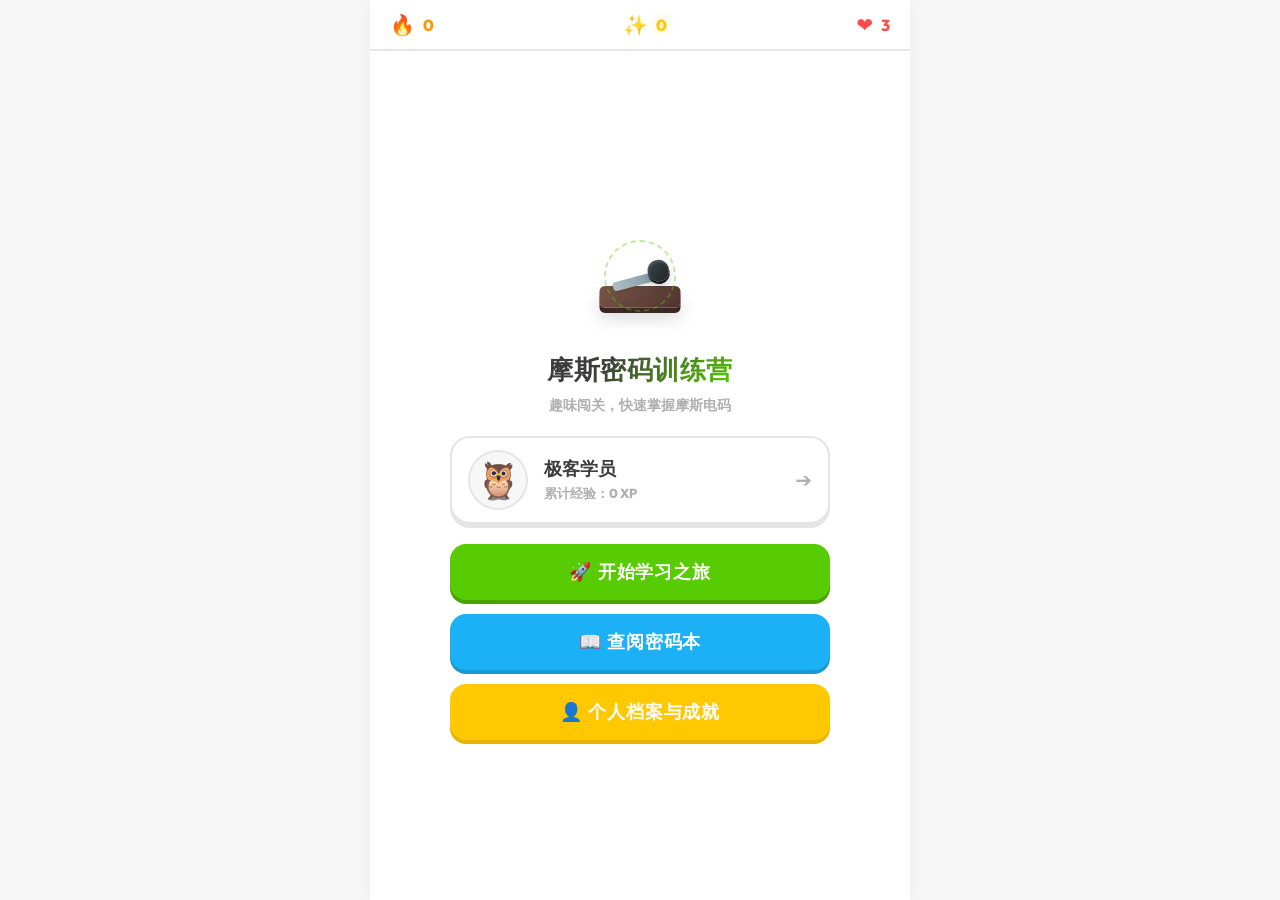
<file: morse_learning.html>
<!DOCTYPE html>
<html lang="zh-CN">
<head>
    <meta charset="UTF-8">
    <meta name="viewport" content="width=device-width, initial-scale=1.0, viewport-fit=cover, maximum-scale=1.0, user-scalable=no">
    <title>摩斯密码学习应用</title>
    <!-- 引入高质感现代 Google 字体 -->
    <link rel="preconnect" href="https://fonts.googleapis.com">
    <link rel="preconnect" href="https://fonts.gstatic.com" crossorigin>
    <link href="https://fonts.googleapis.com/css2?family=Outfit:wght@400;600;800&family=Roboto:wght@900&display=swap" rel="stylesheet">
    <link rel="stylesheet" href="morse_learning.css?v=2.0">
    <style id="safe-area-insets-detection"></style>
</head>
<body>

    <div class="app-container">

        <!-- 顶部导航状态栏 (只在 Home 界面及结果界面生效，学习界面有独立顶部栏) -->
        <div class="top-status-bar" id="app-status-bar">
            <button class="back-home-btn" id="status-bar-back-btn" onclick="showScreen('welcome-screen')" style="margin-right: 8px; width: 36px; height: 36px; border-radius: 10px; font-size: 16px; display: none; align-items: center; justify-content: center; padding: 0;">🏠</button>
            <div class="status-item status-streak" title="连续学习天数">
                <span class="status-icon">🔥</span>
                <span id="streak-val">0</span>
            </div>
            <div class="status-item status-xp" title="经验值">
                <span class="status-icon">✨</span>
                <span id="xp-val" class="xp-display-glow">0</span>
            </div>
            <div class="status-item status-heart" title="生命值">
                <span class="status-icon">❤️</span>
                <span id="hearts-val">5</span>
            </div>
        </div>

        <!-- ================= SCREEN: WELCOME (PORTAL) ================= -->
        <div id="welcome-screen">
            <div class="welcome-hero-container">
                <div class="telegraph-machine">
                    <div class="telegraph-base"></div>
                    <div class="telegraph-arm">
                        <div class="telegraph-knob"></div>
                    </div>
                    <div class="telegraph-ripple"></div>
                </div>
            </div>
            
            <h1 class="welcome-title">摩斯密码训练营</h1>
            <p class="welcome-subtitle">趣味闯关，快速掌握摩斯电码</p>
            
            <div class="welcome-user-preview" onclick="showScreen('profile-screen')">
                <div class="user-preview-avatar" id="welcome-avatar">🦉</div>
                <div class="user-preview-info">
                    <div class="user-preview-name" id="welcome-username">极客学员</div>
                    <div class="user-preview-stats">累计经验：<span id="welcome-xp">0</span> XP</div>
                </div>
                <div class="user-preview-arrow">➔</div>
            </div>
            
            <div class="welcome-buttons">
                <button class="duo-btn duo-btn-green" onclick="showScreen('home-screen')">
                    🚀 开始学习之旅
                </button>
                <button class="duo-btn duo-btn-blue" onclick="showScreen('codebook-screen')">
                    📖 查阅密码本
                </button>
                <button class="duo-btn duo-btn-yellow" onclick="showScreen('profile-screen')">
                    👤 个人档案与成就
                </button>
            </div>
        </div>

        <!-- ================= SCREEN: CODEBOOK ================= -->
        <div id="codebook-screen" class="hidden">
            <div class="codebook-header">
                <button class="back-home-btn" onclick="showScreen('welcome-screen')" style="display: flex; align-items: center; justify-content: center; padding: 0;">🏠</button>
                <div class="codebook-title">摩斯密码本</div>
            </div>
            
            <div class="codebook-search-container">
                <div class="search-input-wrapper">
                    <span class="search-icon">🔍</span>
                    <input type="text" id="codebook-search-input" placeholder="输入英文字母、数字或摩斯码..." oninput="filterCodebook()">
                    <button class="search-clear-btn hidden" id="search-clear-btn" onclick="clearSearchInput()">✖</button>
                </div>
                
                <div class="codebook-tabs">
                    <button class="codebook-tab active" onclick="switchCodebookTab('all', this)">全部</button>
                    <button class="codebook-tab" onclick="switchCodebookTab('letter', this)">字母</button>
                    <button class="codebook-tab" onclick="switchCodebookTab('number', this)">数字</button>
                    <button class="codebook-tab" onclick="switchCodebookTab('word', this)">常用词</button>
                </div>
            </div>
            
            <div class="codebook-grid-container">
                <div class="codebook-grid" id="codebook-grid-items">
                    <!-- 动态生成 -->
                </div>
            </div>
        </div>

        <!-- ================= SCREEN: PROFILE ================= -->
        <div id="profile-screen" class="hidden">
            <div class="profile-header">
                <button class="back-home-btn" onclick="showScreen('welcome-screen')" style="display: flex; align-items: center; justify-content: center; padding: 0;">🏠</button>
                <div class="profile-title">个人档案</div>
            </div>
            
            <div class="profile-user-card">
                <div class="profile-avatar-container" onclick="openAvatarSelector()">
                    <div class="profile-avatar" id="profile-avatar-display">🦉</div>
                    <div class="avatar-edit-badge">✎</div>
                </div>
                <div class="profile-username-container">
                    <div class="profile-name-row" id="username-display-row">
                        <span class="profile-name" id="profile-username-val">极客学员</span>
                        <button class="username-edit-btn" onclick="startEditUsername()">✎</button>
                    </div>
                    <div class="profile-name-edit-row hidden" id="username-edit-row">
                        <input type="text" id="username-edit-input" maxlength="12" onkeydown="handleUsernameKeydown(event)">
                        <button class="username-save-btn" onclick="saveEditedUsername()">✓</button>
                        <button class="username-cancel-btn" onclick="cancelEditUsername()">✗</button>
                    </div>
                    <div class="profile-join-date">⏱ <span id="profile-join-date-val">2026-06-18</span> 加入训练营</div>
                </div>
            </div>
            
            <div class="profile-stats-title">学习数据统计</div>
            <div class="profile-stats-grid">
                <div class="profile-stat-card">
                    <div class="stat-icon">✨</div>
                    <div class="stat-value" id="profile-stat-xp">0</div>
                    <div class="stat-label">累计经验</div>
                </div>
                <div class="profile-stat-card">
                    <div class="stat-icon">🔥</div>
                    <div class="stat-value" id="profile-stat-streak">0</div>
                    <div class="stat-label">连续天数</div>
                </div>
                <div class="profile-stat-card">
                    <div class="stat-icon">⚡</div>
                    <div class="stat-value" id="profile-stat-max-streak">0</div>
                    <div class="stat-label">最高连击</div>
                </div>
                <div class="profile-stat-card">
                    <div class="stat-icon">👑</div>
                    <div class="stat-value" id="profile-stat-perfect">0</div>
                    <div class="stat-label">完美通关</div>
                </div>
                <div class="profile-stat-card" style="grid-column: span 2; display: flex; flex-direction: row; align-items: center; justify-content: space-between;">
                    <div style="display: flex; flex-direction: column; align-items: flex-start; flex: 1;">
                        <div style="display: flex; align-items: center; gap: 8px; width: 100%; margin-bottom: 4px;">
                            <select id="profile-level-select" onchange="changeUnlockedLevel(this.value)" style="font-family: 'Outfit', sans-serif; font-size: 18px; font-weight: 800; color: var(--color-text-dark); border: 2px solid var(--color-gray-border); border-radius: 12px; padding: 6px 12px; outline: none; background-color: var(--color-bg-light); cursor: pointer; width: 140px;">
                                <!-- 动态生成选项 -->
                            </select>
                        </div>
                        <div class="stat-label">自定义解锁进度</div>
                    </div>
                    <div class="stat-icon" style="position: static; font-size: 24px;">🗺️</div>
                </div>
            </div>
            
            <div class="profile-badges-title">成就徽章</div>
            <div class="profile-badges-container" id="profile-badges-items">
                <!-- 动态生成 -->
            </div>
            
            <div class="profile-actions-container">
                <button class="duo-btn duo-btn-blue" onclick="openUserSwitcherModal()" style="width: 100%;">
                    👥 切换用户 / 存档管理
                </button>
            </div>
        </div>

        <!-- ================= SCREEN: HOME ================= -->
        <div id="home-screen" class="hidden">
            <div class="map-title">摩斯密码学习地图</div>
            
            <div class="level-map-container" id="level-map-container">
                <!-- SVG连接线 -->
                <svg class="level-map-svg" id="map-svg">
                    <path id="map-path" d="" fill="none" stroke="#E5E5E5" stroke-width="8" stroke-dasharray="12 8" stroke-linecap="round" />
                </svg>

                <div class="level-nodes-wrapper" id="level-nodes-wrapper">
                    <!-- 关卡球由 JS 动态生成并挂载在这里 -->
                </div>
            </div>

            <div class="home-footer">
                <button class="duo-btn duo-btn-blue duo-btn-disabled" id="practice-all-btn">
                    🔒 通关第1关解锁综合练习
                </button>
                <div style="display: flex; gap: 8px; width: 100%;">
                    <button class="duo-btn duo-btn-gray" onclick="showResetConfirmModal()" style="width: 100%; font-size: 14px; padding: 12px 10px;">
                        ⚠️ 重置数据
                    </button>
                </div>
            </div>
        </div>

        <!-- ================= SCREEN: LESSON ================= -->
        <div id="lesson-screen" class="hidden">
            <div class="lesson-header">
                <button class="close-btn" onclick="confirmExitLesson()">✖</button>
                <div class="progress-bar-container">
                    <div class="progress-bar-fill" id="lesson-progress-fill"></div>
                </div>
                <div class="lesson-hearts" id="lesson-hearts-container">
                    <span id="lesson-heart-icon">❤️</span>
                    <span id="lesson-heart-count">5</span>
                </div>
            </div>

            <div class="lesson-body" id="lesson-body-area">
                <!-- 学习卡片或题目卡片在此动态替换 -->
            </div>

            <!-- 反馈/动作底部栏 -->
            <div class="lesson-footer-panel" id="lesson-footer-panel">
                <!-- 答对/答错反馈区 -->
                <div class="feedback-row" id="feedback-row">
                    <div class="feedback-icon-container" id="feedback-icon">✓</div>
                    <div class="feedback-text-container">
                        <div class="feedback-title" id="feedback-title">非常好！</div>
                        <div class="feedback-message" id="feedback-message">正确答案是：E</div>
                    </div>
                </div>
                <!-- 行为按钮 -->
                <button class="duo-btn duo-btn-green" id="lesson-action-btn" onclick="handleFooterAction()">检查答案</button>
            </div>
        </div>

        <!-- ================= SCREEN: RESULT ================= -->
        <div id="result-screen" class="hidden">
            <div class="canvas-container">
                <canvas id="confetti-canvas"></canvas>
            </div>

            <div class="stars-container" id="result-stars">
                <span class="result-star">★</span>
                <span class="result-star">★</span>
                <span class="result-star">★</span>
            </div>

            <div class="result-title" id="result-main-title">关卡通过！</div>
            
            <div class="result-stats-row">
                <div class="result-stat-card">
                    <div class="stat-card-title">获得经验</div>
                    <div class="stat-card-value xp-gain" id="result-xp-gain">+15 XP</div>
                </div>
                <div class="result-stat-card">
                    <div class="stat-card-title">正确率</div>
                    <div class="stat-card-value" id="result-accuracy">100%</div>
                </div>
            </div>

            <button class="duo-btn duo-btn-green" style="width: 80%;" onclick="exitResultToHome()">继续</button>
        </div>

        <!-- ================= MODAL CONTAINERS ================= -->
        <div id="modal-container" class="modal-mask hidden">
            <!-- 模态框内容由 JS 替换 -->
        </div>

    </div>

    <script src="morse_data.js?v=2.0"></script>
    <script src="morse_player.js?v=2.0"></script>
    <script src="morse_main.js?v=2.0"></script>
</body>
</html>
</file>
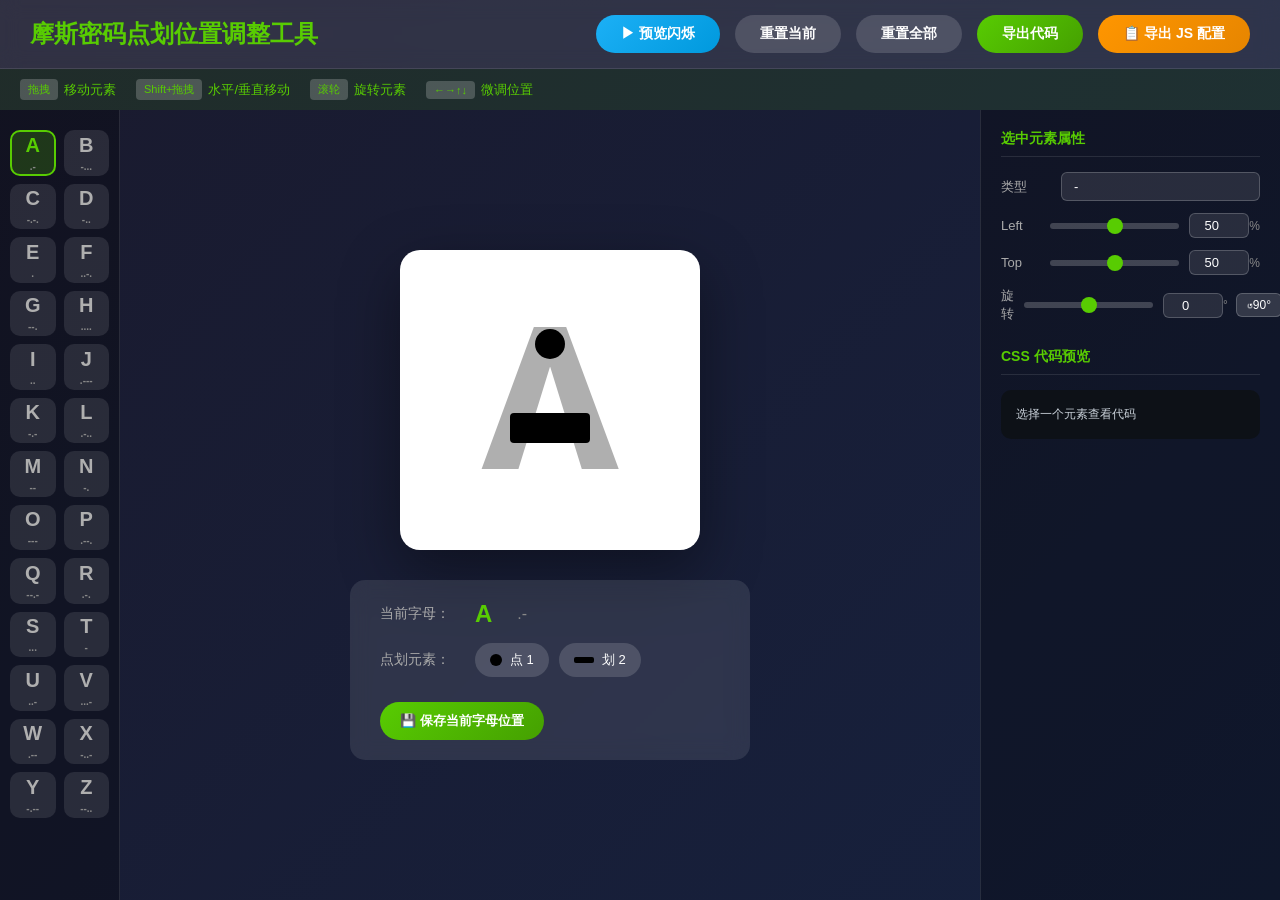
<file: morse_position_editor.html>
<!DOCTYPE html>
<html lang="zh-CN">

<head>
    <meta charset="UTF-8">
    <meta name="viewport" content="width=device-width, initial-scale=1.0">
    <title>摩斯密码点划位置调整工具</title>
    <link rel="preconnect" href="https://fonts.googleapis.com">
    <link rel="preconnect" href="https://fonts.gstatic.com" crossorigin>
    <link href="https://fonts.googleapis.com/css2?family=Roboto:wght@900&display=swap" rel="stylesheet">
    <style>
        * {
            margin: 0;
            padding: 0;
            box-sizing: border-box;
        }

        body {
            font-family: 'Segoe UI', 'Microsoft YaHei', sans-serif;
            background: linear-gradient(135deg, #1a1a2e 0%, #16213e 100%);
            min-height: 100vh;
            color: #fff;
        }

        .app-container {
            display: flex;
            flex-direction: column;
            height: 100vh;
        }

        /* 顶部导航 */
        .top-nav {
            background: rgba(255, 255, 255, 0.1);
            backdrop-filter: blur(10px);
            padding: 15px 30px;
            display: flex;
            justify-content: space-between;
            align-items: center;
            border-bottom: 1px solid rgba(255, 255, 255, 0.1);
        }

        .nav-title {
            font-size: 24px;
            font-weight: 700;
            color: #58CC02;
        }

        .nav-actions {
            display: flex;
            gap: 15px;
        }

        .nav-btn {
            background: linear-gradient(135deg, #58CC02, #45a001);
            border: none;
            color: white;
            padding: 10px 25px;
            border-radius: 25px;
            cursor: pointer;
            font-size: 14px;
            font-weight: 600;
            transition: all 0.3s ease;
        }

        .nav-btn:hover {
            transform: translateY(-2px);
            box-shadow: 0 5px 20px rgba(88, 204, 2, 0.4);
        }

        .nav-btn.secondary {
            background: rgba(255, 255, 255, 0.15);
        }

        .nav-btn.secondary:hover {
            background: rgba(255, 255, 255, 0.25);
            box-shadow: 0 5px 20px rgba(255, 255, 255, 0.2);
        }

        .nav-btn.preview {
            background: linear-gradient(135deg, #1CB0F6, #0099dd);
        }

        .nav-btn.preview:hover {
            box-shadow: 0 5px 20px rgba(28, 176, 246, 0.4);
        }

        .nav-btn.preview.playing {
            background: linear-gradient(135deg, #ff6b6b, #ee5a5a);
        }

        /* 闪烁动画 */
        @keyframes blink-preview {

            0%,
            100% {
                background: #000000;
                box-shadow: none;
            }

            15% {
                background: #58CC02;
                box-shadow: 0 0 20px #58CC02;
            }

            30% {
                background: #000000;
                box-shadow: none;
            }
        }

        .morse-element.blinking {
            animation: blink-preview 0.6s ease-in-out;
        }

        /* 主内容区 */
        .main-content {
            display: flex;
            flex: 1;
            overflow: hidden;
        }

        /* 左侧字母列表 */
        .letter-sidebar {
            width: 120px;
            background: rgba(0, 0, 0, 0.3);
            padding: 20px 10px;
            overflow-y: auto;
            border-right: 1px solid rgba(255, 255, 255, 0.1);
        }

        .letter-grid {
            display: grid;
            grid-template-columns: repeat(2, 1fr);
            gap: 8px;
        }

        .letter-btn {
            width: 100%;
            aspect-ratio: 1;
            background: rgba(255, 255, 255, 0.1);
            border: 2px solid transparent;
            border-radius: 10px;
            color: #AFAFAF;
            font-size: 20px;
            font-weight: 700;
            cursor: pointer;
            transition: all 0.2s ease;
            display: flex;
            flex-direction: column;
            align-items: center;
            justify-content: center;
            gap: 4px;
        }

        .letter-btn:hover {
            background: rgba(255, 255, 255, 0.2);
            color: #fff;
        }

        .letter-btn.active {
            border-color: #58CC02;
            background: rgba(88, 204, 2, 0.2);
            color: #58CC02;
        }

        .letter-btn.modified {
            position: relative;
        }

        .letter-btn.modified::after {
            content: '✓';
            position: absolute;
            top: 2px;
            right: 2px;
            font-size: 10px;
            color: #58CC02;
        }

        .letter-morse {
            font-size: 10px;
            color: #888;
        }

        /* 中间编辑区 */
        .editor-area {
            flex: 1;
            display: flex;
            flex-direction: column;
            align-items: center;
            justify-content: center;
            padding: 40px;
        }

        .editor-canvas-wrapper {
            position: relative;
            width: 300px;
            height: 300px;
            background: #fff;
            border-radius: 20px;
            box-shadow: 0 20px 60px rgba(0, 0, 0, 0.4);
            display: flex;
            align-items: center;
            justify-content: center;
        }

        .letter-display {
            font-size: 200px;
            font-weight: 900;
            font-family: 'Roboto', sans-serif;
            color: #AFAFAF;
            user-select: none;
            position: relative;
        }

        .morse-element {
            position: absolute;
            cursor: move;
            background: #000;
            transition: box-shadow 0.2s ease;
            z-index: 10;
        }

        .morse-element:hover,
        .morse-element.dragging {
            box-shadow: 0 0 20px #58CC02;
            z-index: 20;
        }

        .morse-element.selected {
            outline: 3px solid #1CB0F6;
            outline-offset: 3px;
        }

        .morse-dot {
            width: 30px;
            height: 30px;
            border-radius: 50%;
        }

        .morse-dash {
            width: 30px;
            height: 80px;
            border-radius: 4px;
        }

        /* 控制面板 */
        .control-panel {
            margin-top: 30px;
            background: rgba(255, 255, 255, 0.1);
            backdrop-filter: blur(10px);
            padding: 20px 30px;
            border-radius: 15px;
            display: flex;
            flex-direction: column;
            gap: 15px;
            min-width: 400px;
        }

        .control-row {
            display: flex;
            align-items: center;
            gap: 15px;
        }

        .control-label {
            font-size: 14px;
            color: #aaa;
            width: 80px;
        }

        .control-input {
            flex: 1;
            background: rgba(255, 255, 255, 0.1);
            border: 1px solid rgba(255, 255, 255, 0.2);
            border-radius: 8px;
            padding: 8px 15px;
            color: #fff;
            font-size: 14px;
        }

        .control-input:focus {
            outline: none;
            border-color: #58CC02;
        }

        .element-list {
            display: flex;
            gap: 10px;
            flex-wrap: wrap;
        }

        .element-tag {
            background: rgba(255, 255, 255, 0.15);
            padding: 8px 15px;
            border-radius: 20px;
            font-size: 13px;
            cursor: pointer;
            transition: all 0.2s ease;
            display: flex;
            align-items: center;
            gap: 8px;
        }

        .element-tag:hover {
            background: rgba(255, 255, 255, 0.25);
        }

        .element-tag.selected {
            background: rgba(88, 204, 2, 0.3);
            border: 1px solid #58CC02;
        }

        .element-type-dot {
            width: 12px;
            height: 12px;
            background: #000;
            border-radius: 50%;
        }

        .element-type-dash {
            width: 20px;
            height: 6px;
            background: #000;
            border-radius: 2px;
        }

        /* 保存按钮 */
        .save-btn {
            background: linear-gradient(135deg, #58CC02, #45a001);
            border: none;
            color: white;
            padding: 10px 20px;
            border-radius: 20px;
            cursor: pointer;
            font-size: 13px;
            font-weight: 600;
            transition: all 0.2s ease;
        }

        .save-btn:hover {
            transform: translateY(-2px);
            box-shadow: 0 4px 15px rgba(88, 204, 2, 0.4);
        }

        .save-btn:active {
            transform: translateY(0);
        }

        .save-status {
            margin-left: 12px;
            font-size: 13px;
            color: #58CC02;
            opacity: 0;
            transition: opacity 0.3s ease;
        }

        .save-status.show {
            opacity: 1;
        }

        /* 已保存标记 */
        .letter-btn.saved::before {
            content: '💾';
            position: absolute;
            top: 2px;
            left: 2px;
            font-size: 8px;
        }

        /* 右侧属性面板 */
        .property-panel {
            width: 300px;
            background: rgba(0, 0, 0, 0.3);
            padding: 20px;
            overflow-y: auto;
            border-left: 1px solid rgba(255, 255, 255, 0.1);
        }

        .panel-section {
            margin-bottom: 25px;
        }

        .panel-title {
            font-size: 14px;
            font-weight: 600;
            color: #58CC02;
            margin-bottom: 15px;
            padding-bottom: 8px;
            border-bottom: 1px solid rgba(255, 255, 255, 0.1);
        }

        .property-row {
            display: flex;
            align-items: center;
            margin-bottom: 12px;
        }

        .property-label {
            font-size: 13px;
            color: #aaa;
            width: 60px;
        }

        .property-input {
            flex: 1;
            background: rgba(255, 255, 255, 0.1);
            border: 1px solid rgba(255, 255, 255, 0.2);
            border-radius: 6px;
            padding: 6px 12px;
            color: #fff;
            font-size: 13px;
        }

        .property-input:focus {
            outline: none;
            border-color: #58CC02;
        }

        .property-slider {
            flex: 1;
            -webkit-appearance: none;
            background: rgba(255, 255, 255, 0.2);
            height: 6px;
            border-radius: 3px;
            margin: 0 10px;
        }

        .property-slider::-webkit-slider-thumb {
            -webkit-appearance: none;
            width: 16px;
            height: 16px;
            background: #58CC02;
            border-radius: 50%;
            cursor: pointer;
        }

        .property-value {
            font-size: 13px;
            color: #fff;
            width: 60px;
            text-align: center;
            background: rgba(255, 255, 255, 0.1);
            border: 1px solid rgba(255, 255, 255, 0.2);
            border-radius: 6px;
            padding: 4px 8px;
            cursor: text;
        }

        .property-value:focus {
            outline: none;
            border-color: #58CC02;
            background: rgba(255, 255, 255, 0.15);
        }

        /* 旋转快捷按钮 */
        .rotate-btns {
            display: flex;
            gap: 6px;
            margin-left: 8px;
        }

        .rotate-btn {
            background: rgba(255, 255, 255, 0.15);
            border: 1px solid rgba(255, 255, 255, 0.2);
            color: #fff;
            padding: 4px 10px;
            border-radius: 6px;
            cursor: pointer;
            font-size: 12px;
            transition: all 0.2s ease;
        }

        .rotate-btn:hover {
            background: rgba(88, 204, 2, 0.3);
            border-color: #58CC02;
        }

        .rotate-btn:active {
            transform: scale(0.95);
        }

        /* 代码预览区 */
        .code-preview {
            background: #0d1117;
            border-radius: 10px;
            padding: 15px;
            font-family: 'Consolas', 'Monaco', monospace;
            font-size: 12px;
            max-height: 200px;
            overflow-y: auto;
            color: #c9d1d9;
            line-height: 1.6;
        }

        .code-preview .keyword {
            color: #ff7b72;
        }

        .code-preview .value {
            color: #79c0ff;
        }

        .code-preview .selector {
            color: #7ee787;
        }

        /* 操作提示 */
        .tips-bar {
            background: rgba(88, 204, 2, 0.1);
            padding: 10px 20px;
            font-size: 13px;
            color: #58CC02;
            display: flex;
            align-items: center;
            gap: 20px;
        }

        .tip-item {
            display: flex;
            align-items: center;
            gap: 6px;
        }

        .tip-key {
            background: rgba(255, 255, 255, 0.2);
            padding: 3px 8px;
            border-radius: 4px;
            font-size: 11px;
        }

        /* 弹出模态框 */
        .modal-overlay {
            display: none;
            position: fixed;
            top: 0;
            left: 0;
            width: 100%;
            height: 100%;
            background: rgba(0, 0, 0, 0.7);
            z-index: 1000;
            align-items: center;
            justify-content: center;
        }

        .modal-overlay.show {
            display: flex;
        }

        .modal-content {
            background: #1a1a2e;
            border-radius: 20px;
            padding: 30px;
            max-width: 800px;
            max-height: 80vh;
            overflow-y: auto;
            box-shadow: 0 20px 60px rgba(0, 0, 0, 0.5);
        }

        .modal-header {
            display: flex;
            justify-content: space-between;
            align-items: center;
            margin-bottom: 20px;
        }

        .modal-title {
            font-size: 22px;
            font-weight: 700;
            color: #58CC02;
        }

        .modal-close {
            background: rgba(255, 255, 255, 0.1);
            border: none;
            width: 36px;
            height: 36px;
            border-radius: 50%;
            color: #fff;
            font-size: 20px;
            cursor: pointer;
            transition: background 0.2s ease;
        }

        .modal-close:hover {
            background: rgba(255, 0, 0, 0.3);
        }

        .full-code {
            background: #0d1117;
            border-radius: 10px;
            padding: 20px;
            font-family: 'Consolas', 'Monaco', monospace;
            font-size: 13px;
            white-space: pre-wrap;
            color: #c9d1d9;
            line-height: 1.6;
            max-height: 50vh;
            overflow-y: auto;
        }

        .copy-btn {
            margin-top: 20px;
            width: 100%;
            background: linear-gradient(135deg, #58CC02, #45a001);
            border: none;
            color: white;
            padding: 15px 30px;
            border-radius: 10px;
            cursor: pointer;
            font-size: 16px;
            font-weight: 600;
            transition: all 0.3s ease;
        }

        .copy-btn:hover {
            transform: translateY(-2px);
            box-shadow: 0 5px 20px rgba(88, 204, 2, 0.4);
        }

        .copy-btn.copied {
            background: #1CB0F6;
        }
    </style>
</head>

<body>
    <div class="app-container">
        <!-- 顶部导航 -->
        <div class="top-nav">
            <div class="nav-title">摩斯密码点划位置调整工具</div>
            <div class="nav-actions">
                <button class="nav-btn preview" id="previewBtn" onclick="togglePreview()">▶ 预览闪烁</button>
                <button class="nav-btn secondary" onclick="resetCurrent()">重置当前</button>
                <button class="nav-btn secondary" onclick="resetAll()">重置全部</button>
                <button class="nav-btn" onclick="exportCode()">导出代码</button>
                <button class="nav-btn" onclick="exportJsConfig()" style="background: linear-gradient(135deg, #FF9600, #e68500);">📋 导出 JS 配置</button>
            </div>
        </div>

        <!-- 操作提示 -->
        <div class="tips-bar">
            <span class="tip-item"><span class="tip-key">拖拽</span> 移动元素</span>
            <span class="tip-item"><span class="tip-key">Shift+拖拽</span> 水平/垂直移动</span>
            <span class="tip-item"><span class="tip-key">滚轮</span> 旋转元素</span>
            <span class="tip-item"><span class="tip-key">←→↑↓</span> 微调位置</span>
        </div>

        <!-- 主内容区 -->
        <div class="main-content">
            <!-- 左侧字母列表 -->
            <div class="letter-sidebar">
                <div class="letter-grid" id="letterGrid"></div>
            </div>

            <!-- 中间编辑区 -->
            <div class="editor-area">
                <div class="editor-canvas-wrapper" id="editorCanvas">
                    <div class="letter-display" id="letterDisplay">A</div>
                </div>
                <div class="control-panel">
                    <div class="control-row">
                        <span class="control-label">当前字母：</span>
                        <span id="currentLetterLabel"
                            style="font-size: 24px; font-weight: bold; color: #58CC02;">A</span>
                        <span id="currentMorseLabel" style="margin-left: 10px; color: #888;">.-</span>
                    </div>
                    <div class="control-row">
                        <span class="control-label">点划元素：</span>
                        <div class="element-list" id="elementList"></div>
                    </div>
                    <div class="control-row" style="margin-top: 10px;">
                        <button class="save-btn" id="saveLetterBtn" onclick="saveCurrentLetter()">💾 保存当前字母位置</button>
                        <span class="save-status" id="saveStatus"></span>
                    </div>
                </div>
            </div>

            <!-- 右侧属性面板 -->
            <div class="property-panel">
                <div class="panel-section">
                    <div class="panel-title">选中元素属性</div>
                    <div class="property-row">
                        <span class="property-label">类型</span>
                        <input type="text" class="property-input" id="propType" readonly>
                    </div>
                    <div class="property-row">
                        <span class="property-label">Left</span>
                        <input type="range" class="property-slider" id="propLeft" min="-50" max="150" value="50">
                        <input type="number" class="property-value" id="propLeftValue" value="50" min="-50" max="150">
                        <span style="color:#888;font-size:12px;">%</span>
                    </div>
                    <div class="property-row">
                        <span class="property-label">Top</span>
                        <input type="range" class="property-slider" id="propTop" min="-50" max="150" value="50">
                        <input type="number" class="property-value" id="propTopValue" value="50" min="-50" max="150">
                        <span style="color:#888;font-size:12px;">%</span>
                    </div>
                    <div class="property-row">
                        <span class="property-label">旋转</span>
                        <input type="range" class="property-slider" id="propRotate" min="-180" max="180" value="0">
                        <input type="number" class="property-value" id="propRotateValue" value="0" min="-180" max="180">
                        <span style="color:#888;font-size:12px;">°</span>
                        <div class="rotate-btns">
                            <button class="rotate-btn" onclick="rotateBy(-90)" title="逆时针90°">↺90°</button>
                            <button class="rotate-btn" onclick="rotateBy(90)" title="顺时针90°">↻90°</button>
                            <button class="rotate-btn" onclick="rotateBy(0, true)" title="重置旋转">0°</button>
                        </div>
                    </div>
                </div>

                <div class="panel-section">
                    <div class="panel-title">CSS 代码预览</div>
                    <div class="code-preview" id="codePreview">
                        选择一个元素查看代码
                    </div>
                </div>
            </div>
        </div>
    </div>

    <!-- 导出代码弹窗 -->
    <div class="modal-overlay" id="exportModal">
        <div class="modal-content">
            <div class="modal-header">
                <span class="modal-title">导出 CSS 代码</span>
                <button class="modal-close" onclick="closeExportModal()">×</button>
            </div>
            <pre class="full-code" id="fullCodeOutput"></pre>
            <button class="copy-btn" id="copyBtn" onclick="copyCode()">复制到剪贴板</button>
        </div>
    </div>

    <script>
        // 摩斯码数据
        const morseData = {
            'A': '.-', 'B': '-...', 'C': '-.-.', 'D': '-..',
            'E': '.', 'F': '..-.', 'G': '--.', 'H': '....',
            'I': '..', 'J': '.---', 'K': '-.-', 'L': '.-..',
            'M': '--', 'N': '-.', 'O': '---', 'P': '.--.',
            'Q': '--.-', 'R': '.-.', 'S': '...', 'T': '-',
            'U': '..-', 'V': '...-', 'W': '.--', 'X': '-..-',
            'Y': '-.--', 'Z': '--..'
        };

        // 默认位置配置 (根据摩斯码元素数量)
        const defaultPositions = {
            // 1个元素
            1: [
                { left: 50, top: 50, rotate: 0 }
            ],
            // 2个元素
            2: [
                { left: 50, top: 10, rotate: 0 },
                { left: 50, top: 90, rotate: 0 }
            ],
            // 3个元素
            3: [
                { left: 50, top: 5, rotate: 0 },
                { left: 50, top: 50, rotate: 0 },
                { left: 50, top: 95, rotate: 0 }
            ],
            // 4个元素
            4: [
                { left: 15, top: 10, rotate: 0 },
                { left: 85, top: 10, rotate: 0 },
                { left: 15, top: 90, rotate: 0 },
                { left: 85, top: 90, rotate: 0 }
            ]
        };

        // 出厂精心设计的摩斯密码高精度位置字典
        const letterVisualConfigs = {
            "A": [
                {
                    "type": "dot",
                    "left": 50,
                    "top": 26,
                    "rotate": 0
                },
                {
                    "type": "dash",
                    "left": 50,
                    "top": 62,
                    "rotate": -90
                }
            ],
            "B": [
                {
                    "type": "dash",
                    "left": 22,
                    "top": 50,
                    "rotate": 0
                },
                {
                    "type": "dot",
                    "left": 60,
                    "top": 25,
                    "rotate": 0
                },
                {
                    "type": "dot",
                    "left": 60,
                    "top": 50,
                    "rotate": 0
                },
                {
                    "type": "dot",
                    "left": 62,
                    "top": 75,
                    "rotate": 0
                }
            ],
            "C": [
                {
                    "type": "dash",
                    "left": 53,
                    "top": 25,
                    "rotate": -90
                },
                {
                    "type": "dot",
                    "left": 17,
                    "top": 37,
                    "rotate": 0
                },
                {
                    "type": "dash",
                    "left": 21,
                    "top": 61,
                    "rotate": 0
                },
                {
                    "type": "dot",
                    "left": 55,
                    "top": 74,
                    "rotate": 0
                }
            ],
            "D": [
                {
                    "type": "dash",
                    "left": 22,
                    "top": 51,
                    "rotate": 0
                },
                {
                    "type": "dot",
                    "left": 60,
                    "top": 27,
                    "rotate": 0
                },
                {
                    "type": "dot",
                    "left": 60,
                    "top": 73,
                    "rotate": 0
                }
            ],
            "E": [
                {
                    "type": "dot",
                    "left": 26,
                    "top": 48,
                    "rotate": 0
                }
            ],
            "F": [
                {
                    "type": "dot",
                    "left": 26,
                    "top": 25,
                    "rotate": 0
                },
                {
                    "type": "dot",
                    "left": 84,
                    "top": 25,
                    "rotate": 0
                },
                {
                    "type": "dash",
                    "left": 26,
                    "top": 52,
                    "rotate": 0
                },
                {
                    "type": "dot",
                    "left": 80,
                    "top": 50,
                    "rotate": 0
                }
            ],
            "G": [
                {
                    "type": "dash",
                    "left": 19,
                    "top": 47,
                    "rotate": 0
                },
                {
                    "type": "dash",
                    "left": 55,
                    "top": 74,
                    "rotate": -90
                },
                {
                    "type": "dot",
                    "left": 61,
                    "top": 52,
                    "rotate": 0
                }
            ],
            "H": [
                {
                    "type": "dot",
                    "left": 20,
                    "top": 25,
                    "rotate": 0
                },
                {
                    "type": "dot",
                    "left": 80,
                    "top": 25,
                    "rotate": 0
                },
                {
                    "type": "dot",
                    "left": 20,
                    "top": 75,
                    "rotate": 0
                },
                {
                    "type": "dot",
                    "left": 80,
                    "top": 75,
                    "rotate": 0
                }
            ],
            "I": [
                {
                    "type": "dot",
                    "left": 50,
                    "top": 25,
                    "rotate": 0
                },
                {
                    "type": "dot",
                    "left": 50,
                    "top": 75,
                    "rotate": 0
                }
            ],
            "J": [
                {
                    "type": "dot",
                    "left": 74,
                    "top": 7,
                    "rotate": 0
                },
                {
                    "type": "dash",
                    "left": 74,
                    "top": 35,
                    "rotate": 0
                },
                {
                    "type": "dash",
                    "left": 74,
                    "top": 71,
                    "rotate": 0
                },
                {
                    "type": "dash",
                    "left": 20,
                    "top": 81,
                    "rotate": -90
                }
            ],
            "K": [
                {
                    "type": "dash",
                    "left": 73,
                    "top": 29,
                    "rotate": 38
                },
                {
                    "type": "dot",
                    "left": 39,
                    "top": 50,
                    "rotate": 0
                },
                {
                    "type": "dash",
                    "left": 72,
                    "top": 67,
                    "rotate": -30
                }
            ],
            "L": [
                {
                    "type": "dot",
                    "left": 26,
                    "top": 24,
                    "rotate": 0
                },
                {
                    "type": "dash",
                    "left": 26,
                    "top": 49,
                    "rotate": 0
                },
                {
                    "type": "dot",
                    "left": 26,
                    "top": 74,
                    "rotate": 0
                },
                {
                    "type": "dot",
                    "left": 82,
                    "top": 74,
                    "rotate": 0
                }
            ],
            "M": [
                {
                    "type": "dash",
                    "left": 16,
                    "top": 50,
                    "rotate": 0
                },
                {
                    "type": "dash",
                    "left": 84,
                    "top": 50,
                    "rotate": 0
                }
            ],
            "N": [
                {
                    "type": "dash",
                    "left": 20,
                    "top": 50,
                    "rotate": 0
                },
                {
                    "type": "dot",
                    "left": 78,
                    "top": 71,
                    "rotate": 0
                }
            ],
            "O": [
                {
                    "type": "dash",
                    "left": 18,
                    "top": 49,
                    "rotate": 0
                },
                {
                    "type": "dash",
                    "left": 50,
                    "top": 76,
                    "rotate": -90
                },
                {
                    "type": "dash",
                    "left": 82,
                    "top": 49,
                    "rotate": 0
                }
            ],
            "P": [
                {
                    "type": "dot",
                    "left": 22,
                    "top": 40,
                    "rotate": 0
                },
                {
                    "type": "dash",
                    "left": 51,
                    "top": 25,
                    "rotate": -90
                },
                {
                    "type": "dash",
                    "left": 54,
                    "top": 54,
                    "rotate": -90
                },
                {
                    "type": "dot",
                    "left": 83,
                    "top": 39,
                    "rotate": 0
                }
            ],
            "Q": [
                {
                    "type": "dash",
                    "left": 23,
                    "top": 32,
                    "rotate": 40
                },
                {
                    "type": "dash",
                    "left": 25,
                    "top": 67,
                    "rotate": -40
                },
                {
                    "type": "dot",
                    "left": 64,
                    "top": 74,
                    "rotate": 0
                },
                {
                    "type": "dash",
                    "left": 84,
                    "top": 49,
                    "rotate": 0
                }
            ],
            "R": [
                {
                    "type": "dot",
                    "left": 21,
                    "top": 28,
                    "rotate": 0
                },
                {
                    "type": "dash",
                    "left": 22,
                    "top": 60,
                    "rotate": -180
                },
                {
                    "type": "dot",
                    "left": 79,
                    "top": 73,
                    "rotate": 0
                }
            ],
            "S": [
                {
                    "type": "dot",
                    "left": 50,
                    "top": 25,
                    "rotate": 0
                },
                {
                    "type": "dot",
                    "left": 50,
                    "top": 50,
                    "rotate": 0
                },
                {
                    "type": "dot",
                    "left": 50,
                    "top": 75,
                    "rotate": 0
                }
            ],
            "T": [
                {
                    "type": "dash",
                    "left": 50,
                    "top": 26,
                    "rotate": -90
                }
            ],
            "U": [
                {
                    "type": "dot",
                    "left": 21,
                    "top": 27,
                    "rotate": 0
                },
                {
                    "type": "dot",
                    "left": 79,
                    "top": 27,
                    "rotate": 0
                },
                {
                    "type": "dash",
                    "left": 50,
                    "top": 72,
                    "rotate": -90
                }
            ],
            "V": [
                {
                    "type": "dot",
                    "left": 19,
                    "top": 26,
                    "rotate": 0
                },
                {
                    "type": "dot",
                    "left": 83,
                    "top": 26,
                    "rotate": 0
                },
                {
                    "type": "dot",
                    "left": 50,
                    "top": 71,
                    "rotate": 0
                },
                {
                    "type": "dash",
                    "left": 50,
                    "top": 88,
                    "rotate": -90
                }
            ],
            "W": [
                {
                    "type": "dot",
                    "left": 14,
                    "top": 26,
                    "rotate": 0
                },
                {
                    "type": "dash",
                    "left": 42,
                    "top": 50,
                    "rotate": 11
                },
                {
                    "type": "dash",
                    "left": 80,
                    "top": 50,
                    "rotate": 11
                }
            ],
            "X": [
                {
                    "type": "dash",
                    "left": 29,
                    "top": 32,
                    "rotate": -29
                },
                {
                    "type": "dot",
                    "left": 68,
                    "top": 35,
                    "rotate": 0
                },
                {
                    "type": "dot",
                    "left": 33,
                    "top": 62,
                    "rotate": 0
                },
                {
                    "type": "dash",
                    "left": 70,
                    "top": 66,
                    "rotate": -29
                }
            ],
            "Y": [
                {
                    "type": "dash",
                    "left": 26,
                    "top": 33,
                    "rotate": -27
                },
                {
                    "type": "dot",
                    "left": 50,
                    "top": 53,
                    "rotate": 0
                },
                {
                    "type": "dash",
                    "left": 74,
                    "top": 33,
                    "rotate": 27
                },
                {
                    "type": "dash",
                    "left": 50,
                    "top": 77,
                    "rotate": 0
                }
            ],
            "Z": [
                {
                    "type": "dash",
                    "left": 46,
                    "top": 25,
                    "rotate": -90
                },
                {
                    "type": "dash",
                    "left": 54,
                    "top": 49,
                    "rotate": 36
                },
                {
                    "type": "dot",
                    "left": 20,
                    "top": 74,
                    "rotate": 0
                },
                {
                    "type": "dot",
                    "left": 85,
                    "top": 74,
                    "rotate": 0
                }
            ]
        };

        // 存储所有字母的位置数据
        let letterPositions = {};

        // 当前选中状态
        let currentLetter = 'A';
        let selectedElementIndex = null;
        let isDragging = false;
        let dragOffset = { x: 0, y: 0 };

        // 初始化
        function init() {
            // 初始化所有字母的默认位置 (优先从高精度出厂字典加载)
            for (let letter in morseData) {
                if (letterVisualConfigs[letter]) {
                    // 深拷贝以防字典被引用污染
                    letterPositions[letter] = JSON.parse(JSON.stringify(letterVisualConfigs[letter]));
                } else {
                    const morse = morseData[letter];
                    const count = morse.length;
                    letterPositions[letter] = morse.split('').map((type, idx) => ({
                        type: type === '.' ? 'dot' : 'dash',
                        ...defaultPositions[count][idx]
                    }));
                }
            }

            // 从 localStorage 加载已保存的位置
            loadSavedPositions();

            // 渲染字母列表
            renderLetterGrid();

            // 选择第一个字母
            selectLetter('A');

            // 绑定事件
            bindEvents();
        }

        // 渲染字母网格
        function renderLetterGrid() {
            const grid = document.getElementById('letterGrid');
            grid.innerHTML = '';

            for (let letter in morseData) {
                const btn = document.createElement('button');
                btn.className = 'letter-btn';

                // 检查是否已保存
                const savedData = localStorage.getItem(`morse_pos_${letter}`);
                if (savedData) {
                    btn.classList.add('saved');
                }

                btn.innerHTML = `
          <span>${letter}</span>
          <span class="letter-morse">${morseData[letter]}</span>
        `;
                btn.onclick = () => selectLetter(letter);
                btn.id = `letterBtn_${letter}`;
                grid.appendChild(btn);
            }
        }

        // 选择字母
        function selectLetter(letter) {
            // 更新按钮状态
            document.querySelectorAll('.letter-btn').forEach(btn => {
                btn.classList.remove('active');
            });
            document.getElementById(`letterBtn_${letter}`).classList.add('active');

            currentLetter = letter;
            selectedElementIndex = null;

            // 更新显示
            document.getElementById('letterDisplay').textContent = letter;
            document.getElementById('currentLetterLabel').textContent = letter;
            document.getElementById('currentMorseLabel').textContent = morseData[letter];

            // 渲染摩斯元素
            renderMorseElements();
            renderElementList();
            updatePropertyPanel();
        }

        // 渲染摩斯码元素
        function renderMorseElements() {
            // 清除旧元素
            document.querySelectorAll('.morse-element').forEach(el => el.remove());

            const display = document.getElementById('letterDisplay');
            const positions = letterPositions[currentLetter];

            positions.forEach((pos, idx) => {
                const el = document.createElement('div');
                el.className = `morse-element morse-${pos.type}`;
                el.dataset.index = idx;

                updateElementStyle(el, pos);

                el.addEventListener('mousedown', (e) => startDrag(e, idx));
                el.addEventListener('click', (e) => {
                    e.stopPropagation();
                    selectElement(idx);
                });

                display.appendChild(el);
            });
        }

        // 更新元素样式
        function updateElementStyle(el, pos) {
            const halfWidth = pos.type === 'dot' ? 15 : 15;
            const halfHeight = pos.type === 'dot' ? 15 : 40;

            el.style.left = `calc(${pos.left}% - ${halfWidth}px)`;
            el.style.top = `calc(${pos.top}% - ${halfHeight}px)`;
            el.style.transform = `rotate(${pos.rotate}deg)`;
        }

        // 渲染元素列表
        function renderElementList() {
            const list = document.getElementById('elementList');
            list.innerHTML = '';

            const positions = letterPositions[currentLetter];
            positions.forEach((pos, idx) => {
                const tag = document.createElement('div');
                tag.className = `element-tag ${selectedElementIndex === idx ? 'selected' : ''}`;
                tag.innerHTML = `
          <span class="element-type-${pos.type}"></span>
          <span>${pos.type === 'dot' ? '点' : '划'} ${idx + 1}</span>
        `;
                tag.onclick = () => selectElement(idx);
                list.appendChild(tag);
            });
        }

        // 选择元素
        function selectElement(idx) {
            selectedElementIndex = idx;

            // 更新视觉状态
            document.querySelectorAll('.morse-element').forEach(el => {
                el.classList.remove('selected');
            });
            document.querySelector(`[data-index="${idx}"]`).classList.add('selected');

            renderElementList();
            updatePropertyPanel();
        }

        // 更新属性面板
        function updatePropertyPanel() {
            if (selectedElementIndex === null) {
                document.getElementById('propType').value = '-';
                document.getElementById('codePreview').innerHTML = '选择一个元素查看代码';
                return;
            }

            const pos = letterPositions[currentLetter][selectedElementIndex];

            document.getElementById('propType').value = pos.type === 'dot' ? '点 (嘀)' : '划 (哒)';

            document.getElementById('propLeft').value = pos.left;
            document.getElementById('propLeftValue').value = pos.left;

            document.getElementById('propTop').value = pos.top;
            document.getElementById('propTopValue').value = pos.top;

            document.getElementById('propRotate').value = pos.rotate;
            document.getElementById('propRotateValue').value = pos.rotate;

            // 更新代码预览
            updateCodePreview();
        }

        // 更新代码预览
        function updateCodePreview() {
            if (selectedElementIndex === null) return;

            const pos = letterPositions[currentLetter][selectedElementIndex];
            const className = getClassName(currentLetter, selectedElementIndex, pos);

            const code = `.${className} {
  <span class="keyword">position</span>: <span class="value">absolute</span>;
  <span class="keyword">left</span>: <span class="value">${pos.left}%</span>;
  <span class="keyword">top</span>: <span class="value">${pos.top}%</span>;
  <span class="keyword">transform</span>: <span class="value">translate(-50%, -50%) rotate(${pos.rotate}deg)</span>;
}`;

            document.getElementById('codePreview').innerHTML = code;
        }

        // 获取类名
        function getClassName(letter, idx, pos) {
            const morse = morseData[letter];
            const count = morse.length;
            const type = pos.type;

            // 根据元素数量和位置确定类名
            if (count <= 3) {
                const posNames = ['top', 'center', 'bottom'];
                if (count === 1) return `${type}-center`;
                if (count === 2) return `${type}-${idx === 0 ? 'top' : 'bottom'}`;
                return `${type}-${posNames[idx]}`;
            } else {
                return `${type}-${idx + 1}`;
            }
        }

        // 绑定事件
        function bindEvents() {
            // 滑块事件
            document.getElementById('propLeft').addEventListener('input', (e) => {
                if (selectedElementIndex === null) return;
                letterPositions[currentLetter][selectedElementIndex].left = parseInt(e.target.value);
                document.getElementById('propLeftValue').value = e.target.value;
                renderMorseElements();
                selectElement(selectedElementIndex);
                updateCodePreview();
                markModified();
            });

            document.getElementById('propTop').addEventListener('input', (e) => {
                if (selectedElementIndex === null) return;
                letterPositions[currentLetter][selectedElementIndex].top = parseInt(e.target.value);
                document.getElementById('propTopValue').value = e.target.value;
                renderMorseElements();
                selectElement(selectedElementIndex);
                updateCodePreview();
                markModified();
            });

            document.getElementById('propRotate').addEventListener('input', (e) => {
                if (selectedElementIndex === null) return;
                letterPositions[currentLetter][selectedElementIndex].rotate = parseInt(e.target.value);
                document.getElementById('propRotateValue').value = e.target.value;
                renderMorseElements();
                selectElement(selectedElementIndex);
                updateCodePreview();
                markModified();
            });

            // 数字输入框事件
            document.getElementById('propLeftValue').addEventListener('input', (e) => {
                if (selectedElementIndex === null) return;
                let val = parseInt(e.target.value) || 0;
                val = Math.max(-50, Math.min(150, val));
                letterPositions[currentLetter][selectedElementIndex].left = val;
                document.getElementById('propLeft').value = val;
                renderMorseElements();
                selectElement(selectedElementIndex);
                updateCodePreview();
                markModified();
            });

            document.getElementById('propTopValue').addEventListener('input', (e) => {
                if (selectedElementIndex === null) return;
                let val = parseInt(e.target.value) || 0;
                val = Math.max(-50, Math.min(150, val));
                letterPositions[currentLetter][selectedElementIndex].top = val;
                document.getElementById('propTop').value = val;
                renderMorseElements();
                selectElement(selectedElementIndex);
                updateCodePreview();
                markModified();
            });

            document.getElementById('propRotateValue').addEventListener('input', (e) => {
                if (selectedElementIndex === null) return;
                let val = parseInt(e.target.value) || 0;
                val = Math.max(-180, Math.min(180, val));
                letterPositions[currentLetter][selectedElementIndex].rotate = val;
                document.getElementById('propRotate').value = val;
                renderMorseElements();
                selectElement(selectedElementIndex);
                updateCodePreview();
                markModified();
            });

            // 拖拽事件
            document.addEventListener('mousemove', onDrag);
            document.addEventListener('mouseup', endDrag);

            // 键盘事件
            document.addEventListener('keydown', onKeyDown);

            // 滚轮事件
            document.getElementById('editorCanvas').addEventListener('wheel', onWheel, { passive: false });
        }

        // 开始拖拽
        function startDrag(e, idx) {
            e.preventDefault();
            selectElement(idx);
            isDragging = true;

            const el = e.target;
            const rect = el.getBoundingClientRect();
            dragOffset.x = e.clientX - rect.left - rect.width / 2;
            dragOffset.y = e.clientY - rect.top - rect.height / 2;

            // 记录起始位置用于 Shift 约束
            const pos = letterPositions[currentLetter][idx];
            dragOffset.startLeft = pos.left;
            dragOffset.startTop = pos.top;
            dragOffset.startClientX = e.clientX;
            dragOffset.startClientY = e.clientY;

            el.classList.add('dragging');
        }

        // 拖拽中
        function onDrag(e) {
            if (!isDragging || selectedElementIndex === null) return;

            const canvas = document.getElementById('editorCanvas');
            const rect = canvas.getBoundingClientRect();

            let left = ((e.clientX - rect.left - dragOffset.x) / rect.width) * 100;
            let top = ((e.clientY - rect.top - dragOffset.y) / rect.height) * 100;

            // Shift 键限制水平或垂直移动
            if (e.shiftKey) {
                const deltaX = Math.abs(e.clientX - dragOffset.startClientX);
                const deltaY = Math.abs(e.clientY - dragOffset.startClientY);

                if (deltaX > deltaY) {
                    // 水平移动，锁定垂直位置
                    top = dragOffset.startTop;
                } else {
                    // 垂直移动，锁定水平位置
                    left = dragOffset.startLeft;
                }
            }

            // 限制范围
            left = Math.max(-20, Math.min(120, left));
            top = Math.max(-20, Math.min(120, top));

            letterPositions[currentLetter][selectedElementIndex].left = Math.round(left);
            letterPositions[currentLetter][selectedElementIndex].top = Math.round(top);

            const el = document.querySelector(`[data-index="${selectedElementIndex}"]`);
            updateElementStyle(el, letterPositions[currentLetter][selectedElementIndex]);
            updatePropertyPanel();
            markModified();
        }

        // 结束拖拽
        function endDrag() {
            isDragging = false;
            document.querySelectorAll('.morse-element').forEach(el => {
                el.classList.remove('dragging');
            });
        }

        // 键盘事件
        function onKeyDown(e) {
            if (selectedElementIndex === null) return;

            const step = e.shiftKey ? 5 : 1;
            const pos = letterPositions[currentLetter][selectedElementIndex];

            switch (e.key) {
                case 'ArrowLeft':
                    pos.left = Math.max(-20, pos.left - step);
                    break;
                case 'ArrowRight':
                    pos.left = Math.min(120, pos.left + step);
                    break;
                case 'ArrowUp':
                    pos.top = Math.max(-20, pos.top - step);
                    break;
                case 'ArrowDown':
                    pos.top = Math.min(120, pos.top + step);
                    break;
                default:
                    return;
            }

            e.preventDefault();
            renderMorseElements();
            selectElement(selectedElementIndex);
            updatePropertyPanel();
            markModified();
        }

        // 滚轮事件
        function onWheel(e) {
            if (selectedElementIndex === null) return;
            e.preventDefault();

            const pos = letterPositions[currentLetter][selectedElementIndex];
            const delta = e.deltaY > 0 ? 5 : -5;

            pos.rotate = Math.max(-180, Math.min(180, pos.rotate + delta));

            renderMorseElements();
            selectElement(selectedElementIndex);
            updatePropertyPanel();
            markModified();
        }

        // 标记已修改
        function markModified() {
            document.getElementById(`letterBtn_${currentLetter}`).classList.add('modified');
        }

        // 重置当前字母
        function resetCurrent() {
            const morse = morseData[currentLetter];
            const count = morse.length;
            letterPositions[currentLetter] = morse.split('').map((type, idx) => ({
                type: type === '.' ? 'dot' : 'dash',
                ...defaultPositions[count][idx]
            }));

            document.getElementById(`letterBtn_${currentLetter}`).classList.remove('modified');
            renderMorseElements();
            selectedElementIndex = null;
            renderElementList();
            updatePropertyPanel();
        }

        // 重置全部
        function resetAll() {
            if (!confirm('确定要重置所有字母的位置吗？')) return;

            for (let letter in morseData) {
                const morse = morseData[letter];
                const count = morse.length;
                letterPositions[letter] = morse.split('').map((type, idx) => ({
                    type: type === '.' ? 'dot' : 'dash',
                    ...defaultPositions[count][idx]
                }));
            }

            document.querySelectorAll('.letter-btn').forEach(btn => {
                btn.classList.remove('modified');
            });

            selectLetter(currentLetter);
        }

        // 导出代码
        function exportCode() {
            const modalTitle = document.querySelector('#exportModal .modal-title');
            if (modalTitle) modalTitle.textContent = '导出 CSS 代码';

            let css = `/* ========== 摩斯码叠加层位置配置 ========== */
/* 由摩斯密码点划位置调整工具生成 */
/* 生成时间: ${new Date().toLocaleString('zh-CN')} */

`;

            for (let letter in morseData) {
                const morse = morseData[letter];
                const positions = letterPositions[letter];

                css += `/* ${letter} (${morse}) */\n`;

                positions.forEach((pos, idx) => {
                    const className = getClassName(letter, idx, pos);

                    // 检测横划旋转90°的情况，直接输出竖划尺寸
                    const isRotated90 = pos.type === 'dash' && (pos.rotate === 90 || pos.rotate === -90);

                    let transformValue = 'translate(-50%, -50%)';
                    let sizeComment = '';

                    if (isRotated90) {
                        // 横划旋转90°变竖划，不需要rotate，但需要标注尺寸变化
                        sizeComment = ' /* 竖划: width和height已交换 */';
                    } else if (pos.rotate !== 0) {
                        transformValue += ` rotate(${pos.rotate}deg)`;
                    }

                    // 生成 CSS 代码
                    css += `.${className} {
  position: absolute;
  left: ${pos.left}%;
  top: ${pos.top}%;
  transform: ${transformValue};${sizeComment}${isRotated90 ? `
  width: 80rpx;  /* 原height */
  height: 30rpx; /* 原width */` : ''}
}

`;
                });
            }

            document.getElementById('fullCodeOutput').textContent = css;
            document.getElementById('exportModal').classList.add('show');
        }

        // 导出 JS 配置 (用于同步代码)
        function exportJsConfig() {
            const modalTitle = document.querySelector('#exportModal .modal-title');
            if (modalTitle) modalTitle.textContent = '导出 JS 配置 (请复制并贴给 AI)';

            const jsonStr = JSON.stringify(letterPositions, null, 4);
            document.getElementById('fullCodeOutput').textContent = jsonStr;
            document.getElementById('exportModal').classList.add('show');
        }

        // 关闭导出弹窗
        function closeExportModal() {
            document.getElementById('exportModal').classList.remove('show');
        }

        // 复制代码
        function copyCode() {
            const code = document.getElementById('fullCodeOutput').textContent;
            navigator.clipboard.writeText(code).then(() => {
                const btn = document.getElementById('copyBtn');
                btn.textContent = '已复制!';
                btn.classList.add('copied');
                setTimeout(() => {
                    btn.textContent = '复制到剪贴板';
                    btn.classList.remove('copied');
                }, 2000);
            });
        }

        // 旋转快捷按钮函数
        function rotateBy(degrees, reset = false) {
            if (selectedElementIndex === null) {
                alert('请先选择一个点划元素');
                return;
            }

            const pos = letterPositions[currentLetter][selectedElementIndex];

            if (reset) {
                pos.rotate = 0;
            } else {
                pos.rotate = pos.rotate + degrees;
                // 限制在 -180 到 180 范围内
                while (pos.rotate > 180) pos.rotate -= 360;
                while (pos.rotate < -180) pos.rotate += 360;
            }

            renderMorseElements();
            selectElement(selectedElementIndex);
            updatePropertyPanel();
            markModified();
        }
        // 闪烁预览状态
        let isPreviewPlaying = false;
        let previewTimeouts = [];

        // 切换闪烁预览
        function togglePreview() {
            if (isPreviewPlaying) {
                stopPreview();
            } else {
                startPreview();
            }
        }

        // 开始闪烁预览
        function startPreview() {
            isPreviewPlaying = true;
            const btn = document.getElementById('previewBtn');
            btn.innerHTML = '⏹ 停止预览';
            btn.classList.add('playing');

            const positions = letterPositions[currentLetter];
            const elements = document.querySelectorAll('.morse-element');

            // 清除之前的选中状态
            elements.forEach(el => el.classList.remove('selected'));
            selectedElementIndex = null;
            renderElementList();

            // 依次闪烁每个元素
            const blinkDuration = 600; // 每个元素闪烁持续时间
            const gap = 400; // 元素间隔时间

            positions.forEach((pos, idx) => {
                const timeout = setTimeout(() => {
                    if (!isPreviewPlaying) return;

                    const el = document.querySelector(`[data-index="${idx}"]`);
                    if (el) {
                        el.classList.add('blinking');

                        // 移除动画类以便下次可以重新触发
                        setTimeout(() => {
                            el.classList.remove('blinking');
                        }, blinkDuration);
                    }
                }, idx * (blinkDuration + gap));

                previewTimeouts.push(timeout);
            });

            // 预览结束后自动重置按钮状态
            const totalDuration = positions.length * (blinkDuration + gap);
            const endTimeout = setTimeout(() => {
                if (isPreviewPlaying) {
                    stopPreview();
                }
            }, totalDuration);
            previewTimeouts.push(endTimeout);
        }

        // 停止闪烁预览
        function stopPreview() {
            isPreviewPlaying = false;
            const btn = document.getElementById('previewBtn');
            btn.innerHTML = '▶ 预览闪烁';
            btn.classList.remove('playing');

            // 清除所有定时器
            previewTimeouts.forEach(t => clearTimeout(t));
            previewTimeouts = [];

            // 移除所有闪烁类
            document.querySelectorAll('.morse-element').forEach(el => {
                el.classList.remove('blinking');
            });
        }

        // 保存当前字母位置到 localStorage
        function saveCurrentLetter() {
            const positions = letterPositions[currentLetter];
            localStorage.setItem(`morse_pos_${currentLetter}`, JSON.stringify(positions));

            // 更新按钮状态
            const btn = document.getElementById(`letterBtn_${currentLetter}`);
            btn.classList.add('saved');
            btn.classList.remove('modified');

            // 显示保存成功提示
            const status = document.getElementById('saveStatus');
            status.textContent = '✓ 已保存';
            status.classList.add('show');

            setTimeout(() => {
                status.classList.remove('show');
            }, 2000);
        }

        // 从 localStorage 加载所有已保存的位置
        function loadSavedPositions() {
            for (let letter in morseData) {
                const savedData = localStorage.getItem(`morse_pos_${letter}`);
                if (savedData) {
                    try {
                        const positions = JSON.parse(savedData);
                        letterPositions[letter] = positions;
                    } catch (e) {
                        console.warn(`无法加载字母 ${letter} 的保存数据:`, e);
                    }
                }
            }
        }

        // 保存所有字母位置
        function saveAllLetters() {
            for (let letter in morseData) {
                const positions = letterPositions[letter];
                localStorage.setItem(`morse_pos_${letter}`, JSON.stringify(positions));
            }

            // 更新所有按钮状态
            renderLetterGrid();
            selectLetter(currentLetter);

            alert('已保存所有字母的位置！');
        }

        // 启动
        init();
    </script>
</body>

</html>
</file>
<file: morse_learning.css>
:root {
            --color-green: #58CC02;
            --color-green-dark: #46A302;
            --color-blue: #1CB0F6;
            --color-blue-dark: #1899D6;
            --color-yellow: #FFC800;
            --color-yellow-dark: #E6B400;
            --color-red: #FF4B4B;
            --color-red-dark: #EA2B2B;
            --color-gray-border: #E5E5E5;
            --color-text-dark: #3C3C3C;
            --color-text-light: #AFAFAF;
            --color-bg-light: #F7F7F7;
            --color-white: #FFFFFF;
        }

        * {
            margin: 0;
            padding: 0;
            box-sizing: border-box;
            user-select: none;
            -webkit-user-select: none;
        }

        body {
            font-family: 'Outfit', 'Segoe UI', system-ui, -apple-system, sans-serif;
            background-color: var(--color-bg-light);
            color: var(--color-text-dark);
            min-height: 100vh;
            min-height: 100dvh;
            display: flex;
            justify-content: center;
            align-items: stretch;
            overflow: hidden; /* 防止桌面或老设备页面全局滚动 */
        }

        /* 应用主体，限制最大宽度以适配手机和桌面居中 */
        .app-container {
            width: 100%;
            max-width: 540px;
            background-color: var(--color-white);
            height: 100vh;
            height: 100dvh;
            display: flex;
            flex-direction: column;
            box-shadow: 0 0 20px rgba(0, 0, 0, 0.05);
            position: relative;
            overflow: hidden; /* 所有页面内容都在容器内部自主滚动 */
        }

        /* 隐藏元素的类 */
        .hidden {
            display: none !important;
        }

        /* 立体按钮 */
        .duo-btn {
            display: inline-flex;
            align-items: center;
            justify-content: center;
            padding: 14px 24px;
            border-radius: 16px;
            border: none;
            font-size: 17px;
            font-weight: 800;
            cursor: pointer;
            transition: transform 0.08s ease, box-shadow 0.08s ease;
            text-transform: uppercase;
            letter-spacing: 0.8px;
        }

        .duo-btn-green {
            background-color: var(--color-green);
            color: var(--color-white);
            box-shadow: 0 4px 0 var(--color-green-dark);
        }

        .duo-btn-green:active {
            transform: translateY(4px);
            box-shadow: 0 0px 0 var(--color-green-dark);
        }

        .duo-btn-blue {
            background-color: var(--color-blue);
            color: var(--color-white);
            box-shadow: 0 4px 0 var(--color-blue-dark);
        }

        .duo-btn-blue:active {
            transform: translateY(4px);
            box-shadow: 0 0px 0 var(--color-blue-dark);
        }

        .duo-btn-yellow {
            background-color: var(--color-yellow);
            color: var(--color-white);
            box-shadow: 0 4px 0 var(--color-yellow-dark);
        }

        .duo-btn-yellow:active {
            transform: translateY(4px);
            box-shadow: 0 0px 0 var(--color-yellow-dark);
        }

        .duo-btn-red {
            background-color: var(--color-red);
            color: var(--color-white);
            box-shadow: 0 4px 0 var(--color-red-dark);
        }

        .duo-btn-red:active {
            transform: translateY(4px);
            box-shadow: 0 0px 0 var(--color-red-dark);
        }

        .duo-btn-gray {
            background-color: var(--color-white);
            color: var(--color-text-light);
            border: 2px solid var(--color-gray-border);
            box-shadow: 0 4px 0 var(--color-gray-border);
        }

        .duo-btn-gray:active {
            transform: translateY(4px);
            box-shadow: 0 0px 0 var(--color-gray-border);
        }

        .duo-btn-disabled {
            background-color: #E5E5E5 !important;
            color: #AFAFAF !important;
            box-shadow: 0 4px 0 #CCCCCC !important;
            cursor: not-allowed;
            transform: none !important;
        }

        /* 顶部导航状态栏 */
        .top-status-bar {
            display: flex;
            justify-content: space-between;
            align-items: center;
            padding: 12px 20px;
            padding-top: calc(12px + env(safe-area-inset-top, 0px));
            border-bottom: 2px solid var(--color-gray-border);
            background-color: var(--color-white);
            position: relative;
            z-index: 100;
            flex-shrink: 0;
        }

        .status-item {
            display: flex;
            align-items: center;
            gap: 8px;
            font-size: 16px;
            font-weight: 800;
        }

        .status-icon {
            font-size: 20px;
        }

        .status-streak { color: #FF9600; }
        .status-xp { color: var(--color-yellow); }
        .status-heart { color: var(--color-red); }

        /* ================= SCREEN: HOME ================= */
        #home-screen {
            flex: 1;
            display: flex;
            flex-direction: column;
            overflow-y: auto;
            -webkit-overflow-scrolling: touch;
            padding-bottom: calc(40px + env(safe-area-inset-bottom, 0px));
        }

        .map-title {
            text-align: center;
            font-size: 20px;
            font-weight: 800;
            margin: 24px 0 10px 0;
            color: var(--color-text-dark);
            flex-shrink: 0;
        }

        /* 蜿蜒关卡地图容器 */
        .level-map-container {
            flex: 1;
            position: relative;
            margin: 20px 0;
            padding: 0 40px;
            min-height: 850px;
        }

        .level-map-svg {
            position: absolute;
            top: 0;
            left: 0;
            width: 100%;
            height: 100%;
            pointer-events: none;
            z-index: 1;
        }

        .level-nodes-wrapper {
            position: relative;
            z-index: 2;
            height: 100%;
            display: flex;
            flex-direction: column;
            justify-content: space-between;
        }

        .level-node-row {
            display: flex;
            justify-content: center;
            width: 100%;
            position: relative;
        }

        /* 关卡球样式 */
        .level-circle {
            width: 70px;
            height: 65px;
            border-radius: 50%;
            display: flex;
            justify-content: center;
            align-items: center;
            font-size: 22px;
            font-weight: 800;
            color: var(--color-white);
            position: relative;
            cursor: pointer;
            box-shadow: 0 8px 0 rgba(0, 0, 0, 0.15);
            transition: transform 0.1s ease, box-shadow 0.1s ease;
        }

        .level-circle.locked {
            background-color: #E5E5E5;
            box-shadow: 0 6px 0 #BDBDBD;
            color: #AFAFAF;
            cursor: not-allowed;
        }

        .level-circle.unlocked {
            background-color: var(--color-green);
            box-shadow: 0 8px 0 var(--color-green-dark);
        }

        .level-circle.unlocked:active {
            transform: translateY(6px);
            box-shadow: 0 2px 0 var(--color-green-dark);
        }

        .level-circle.completed {
            background-color: var(--color-yellow);
            box-shadow: 0 8px 0 var(--color-yellow-dark);
        }

        .level-circle.completed:active {
            transform: translateY(6px);
            box-shadow: 0 2px 0 var(--color-yellow-dark);
        }

        .level-circle.unlocked.active-level::after {
            content: '';
            position: absolute;
            top: -8px;
            left: -8px;
            right: -8px;
            bottom: -8px;
            border-radius: 50%;
            border: 3px dashed var(--color-green);
            animation: rotate-outline 8s linear infinite;
        }

        @keyframes rotate-outline {
            from { transform: rotate(0deg); }
            to { transform: rotate(360deg); }
        }

        /* 悬浮提示框 (类似于关卡地图的悬浮小卡片) */
        .level-tooltip {
            position: absolute;
            background-color: var(--color-text-dark);
            color: var(--color-white);
            border-radius: 12px;
            padding: 8px 14px;
            font-size: 13px;
            font-weight: 800;
            white-space: nowrap;
            bottom: 85px;
            left: 50%;
            transform: translateX(-50%);
            box-shadow: 0 4px 15px rgba(0,0,0,0.15);
            opacity: 0;
            pointer-events: none;
            transition: opacity 0.2s ease, transform 0.2s ease;
            z-index: 10;
        }

        .level-tooltip::after {
            content: '';
            position: absolute;
            top: 100%;
            left: 50%;
            transform: translateX(-50%);
            border-width: 6px;
            border-style: solid;
            border-color: var(--color-text-dark) transparent transparent transparent;
        }

        .level-circle:hover .level-tooltip {
            opacity: 1;
            transform: translate(-50%, -5px);
        }

        /* 底部操作区 */
        .home-footer {
            padding: 10px 24px;
            padding-bottom: calc(10px + env(safe-area-inset-bottom, 0px));
            display: flex;
            flex-direction: column;
            gap: 12px;
            margin-top: auto;
            flex-shrink: 0;
        }

        /* ================= SCREEN: LESSON ================= */
        #lesson-screen {
            flex: 1;
            display: flex;
            flex-direction: column;
            justify-content: space-between;
        }

        .lesson-header {
            display: flex;
            align-items: center;
            justify-content: space-between;
            padding: 12px 20px;
            padding-top: calc(12px + env(safe-area-inset-top, 0px));
            gap: 16px;
            border-bottom: 2px solid var(--color-gray-border);
            background-color: var(--color-white);
            flex-shrink: 0;
        }

        .close-btn {
            font-size: 24px;
            font-weight: 800;
            color: var(--color-text-light);
            cursor: pointer;
            border: none;
            background: none;
            padding: 4px;
        }

        .close-btn:hover {
            color: var(--color-text-dark);
        }

        /* 进度条 */
        .progress-bar-container {
            flex: 1;
            height: 16px;
            background-color: var(--color-gray-border);
            border-radius: 8px;
            overflow: hidden;
            position: relative;
        }

        .progress-bar-fill {
            height: 100%;
            width: 0%;
            background-color: var(--color-green);
            border-radius: 8px;
            transition: width 0.3s cubic-bezier(0.4, 0, 0.2, 1);
            position: relative;
        }

        /* 进度条内反光效果 */
        .progress-bar-fill::after {
            content: '';
            position: absolute;
            top: 3px;
            left: 5px;
            right: 5px;
            height: 3px;
            background-color: rgba(255, 255, 255, 0.3);
            border-radius: 1.5px;
        }

        .lesson-hearts {
            display: flex;
            align-items: center;
            gap: 6px;
            font-size: 18px;
            font-weight: 800;
            color: var(--color-red);
        }

        .lesson-body {
            flex: 1;
            padding: 16px 20px;
            display: flex;
            flex-direction: column;
            justify-content: center;
            align-items: center;
            width: 100%;
            overflow-y: auto;
            -webkit-overflow-scrolling: touch;
        }

        /* ================= SUB-PHASE: PREVIEW ================= */
        .preview-phase {
            width: 100%;
            display: flex;
            flex-direction: column;
            align-items: center;
        }

        .preview-title {
            font-size: 22px;
            font-weight: 800;
            margin-bottom: 8px;
            text-align: center;
        }

        .preview-desc {
            font-size: 15px;
            color: var(--color-text-light);
            margin-bottom: 24px;
            text-align: center;
        }

        @keyframes fadeSlideIn {
            from { opacity: 0; transform: translateX(30px); }
            to { opacity: 1; transform: translateX(0); }
        }

        .preview-cards-container {
            display: flex;
            gap: 16px;
            justify-content: center;
            flex-wrap: wrap;
            width: 100%;
            margin-bottom: 30px;
        }

        .preview-card {
            background: var(--color-white);
            border: 2px solid var(--color-gray-border);
            border-radius: 20px;
            width: 150px;
            padding: 16px;
            display: flex;
            flex-direction: column;
            align-items: center;
            cursor: pointer;
            box-shadow: 0 4px 0 var(--color-gray-border);
            transition: transform 0.1s, box-shadow 0.1s;
        }

        .preview-card:active {
            transform: translateY(4px);
            box-shadow: 0 0px 0 var(--color-gray-border);
        }

        .preview-card-char {
            font-size: 40px;
            font-weight: 800;
            color: var(--color-text-dark);
            margin-bottom: 8px;
        }

        .preview-card-morse {
            font-size: 24px;
            font-weight: 800;
            color: var(--color-blue);
            margin-bottom: 12px;
            letter-spacing: 2px;
        }

        .play-preview-icon {
            width: 44px;
            height: 44px;
            background-color: rgba(28, 176, 246, 0.1);
            border-radius: 50%;
            display: flex;
            justify-content: center;
            align-items: center;
            color: var(--color-blue);
            font-size: 18px;
        }

        .preview-card:hover .play-preview-icon {
            background-color: var(--color-blue);
            color: var(--color-white);
        }

        /* Mnemonic Overlay Container */
        .mnemonic-container {
            width: 240px;
            height: 240px;
            background: linear-gradient(135deg, #ffffff 0%, #f5f6f8 100%);
            border: 2px solid #eaeaea;
            border-radius: 24px;
            position: relative;
            display: flex;
            justify-content: center;
            align-items: center;
            margin: 0 auto 16px auto;
            box-shadow: 0 10px 25px rgba(0, 0, 0, 0.03), inset 0 2px 5px rgba(255, 255, 255, 0.6);
        }

        .mnemonic-letter-bg {
            font-family: 'Roboto', 'Arial Black', sans-serif;
            font-size: 160px;
            font-weight: 900;
            color: #f0f1f4;
            text-shadow: 1px 1px 0px rgba(255, 255, 255, 0.8), -1px -1px 0px rgba(0, 0, 0, 0.03);
            line-height: 1;
            z-index: 1;
            /* 关键：让子元素（点划）的百分比坐标相对于字母文字本身，与编辑器一致 */
            position: relative;
        }

        .m-element {
            position: absolute;
            background: linear-gradient(135deg, #4d4d4d 0%, #222222 100%);
            border: 2px solid var(--color-white);
            box-shadow: 0 4px 0 rgba(0, 0, 0, 0.15), 0 8px 16px rgba(0, 0, 0, 0.08);
            z-index: 2;
            cursor: pointer;
            transition: all 0.15s cubic-bezier(0.175, 0.885, 0.32, 1.275);
        }

        .m-element:hover {
            background: linear-gradient(135deg, #28b8f8 0%, #0087d1 100%);
            transform: scale(1.1) translateY(-2px);
            box-shadow: 0 6px 0 rgba(0, 0, 0, 0.12), 0 12px 20px rgba(28, 176, 246, 0.2);
        }

        .m-dot {
            width: 24px;
            height: 24px;
            border-radius: 50%;
        }

        .m-dash {
            width: 24px;
            height: 64px;
            border-radius: 10px;
        }

        /* 闪烁状态的亮绿色发光样式 */
        .m-element.active-blink {
            background: linear-gradient(135deg, #7be11a 0%, #58cc02 100%) !important;
            box-shadow: 0 0 20px rgba(88, 204, 2, 0.8), 0 4px 0 #46a302 !important;
            border-color: var(--color-white) !important;
            transform: scale(1.05);
        }

        /* ================= SCREEN: LESSON CARD PHASES ================= */
        .lesson-question-container {
            width: 100%;
            display: flex;
            flex-direction: column;
            align-items: stretch;
            flex: 1;
        }

        .question-title {
            font-size: 20px;
            font-weight: 800;
            margin-bottom: 16px;
            color: var(--color-text-dark);
            text-align: left;
            width: 100%;
        }

        /* 题型 1: 听音辨字 */
        .audio-buttons-row {
            display: flex;
            gap: 16px;
            margin-bottom: 16px;
            justify-content: center;
        }

        .audio-play-btn {
            width: 72px;
            height: 72px;
            border-radius: 50%;
            background-color: var(--color-blue);
            border: none;
            color: var(--color-white);
            font-size: 26px;
            display: flex;
            justify-content: center;
            align-items: center;
            cursor: pointer;
            box-shadow: 0 6px 0 var(--color-blue-dark);
            transition: transform 0.05s, box-shadow 0.05s;
        }

        .audio-play-btn:active {
            transform: translateY(6px);
            box-shadow: 0 0px 0 var(--color-blue-dark);
        }



        /* 多选一网格 */
        .options-grid {
            display: grid;
            grid-template-columns: repeat(2, 1fr);
            gap: 12px;
            width: 100%;
            margin-top: 10px;
        }

        .option-card {
            background-color: var(--color-white);
            border: 2px solid var(--color-gray-border);
            border-radius: 16px;
            padding: 14px 10px;
            font-size: 20px;
            font-weight: 800;
            text-align: center;
            cursor: pointer;
            box-shadow: 0 4px 0 var(--color-gray-border);
            transition: all 0.1s ease;
            position: relative;
        }

        .option-card:active {
            transform: translateY(4px);
            box-shadow: 0 0px 0 var(--color-gray-border);
        }

        .option-card.selected {
            border-color: #84D8FF;
            background-color: #E1F5FE;
            box-shadow: 0 4px 0 #84D8FF;
            color: #0079C1;
        }

        .option-card.selected:active {
            transform: translateY(4px);
            box-shadow: 0 0px 0 #84D8FF;
        }

        .option-shortcut {
            position: absolute;
            top: 6px;
            left: 8px;
            font-size: 11px;
            color: var(--color-text-light);
            border: 1px solid var(--color-gray-border);
            border-radius: 4px;
            padding: 1px 4px;
        }

        /* 题型 2: 输入摩斯码 */
        .input-code-display {
            min-height: 64px;
            background-color: var(--color-bg-light);
            border: 2px solid var(--color-gray-border);
            border-radius: 20px;
            width: 100%;
            display: flex;
            justify-content: center;
            align-items: center;
            margin-bottom: 16px;
            padding: 10px 20px;
            transition: all 0.2s cubic-bezier(0.25, 0.8, 0.25, 1);
            box-shadow: inset 0 2px 5px rgba(0, 0, 0, 0.03);
        }

        .input-code-display.has-content {
            background-color: var(--color-white);
            border-color: var(--color-blue);
            box-shadow: 0 0 0 4px rgba(28, 176, 246, 0.15), inset 0 1px 2px rgba(0, 0, 0, 0.01);
        }

        .display-placeholder {
            font-size: 16px;
            font-weight: 800;
            color: var(--color-text-light);
            letter-spacing: 0.5px;
        }

        .morse-input-panel {
            display: flex;
            gap: 12px;
            width: 100%;
            justify-content: center;
            margin-bottom: 16px;
            padding: 0 8px;
        }

        .morse-input-btn, .morse-backspace-btn {
            flex: 1;
            height: 70px;
            display: flex;
            flex-direction: column;
            justify-content: center;
            align-items: center;
            gap: 2px;
            padding: 6px 0;
            max-width: 130px;
        }

        .morse-input-btn .btn-symbol, .morse-backspace-btn .btn-symbol {
            height: 36px;
            display: flex;
            align-items: center;
            justify-content: center;
        }

        .morse-backspace-btn .btn-symbol {
            font-size: 24px;
            font-weight: 800;
        }

        .btn-label {
            font-size: 12px;
            font-weight: 800;
            opacity: 0.85;
            letter-spacing: 0.5px;
        }

        .duo-btn-blue .btn-label {
            color: rgba(255, 255, 255, 0.9);
        }

        .duo-btn-gray .btn-label {
            color: var(--color-text-light);
        }

        .keyboard-hint {
            font-size: 13px;
            color: var(--color-text-light);
            margin-top: 8px;
            text-align: center;
        }

        /* 题型 3: 配对连线 */
        .matching-columns {
            display: flex;
            width: 100%;
            gap: 20px;
            justify-content: space-between;
        }

        .matching-column {
            flex: 1;
            display: flex;
            flex-direction: column;
            gap: 10px;
        }

        .match-card {
            background-color: var(--color-white);
            border: 2px solid var(--color-gray-border);
            border-radius: 12px;
            height: 52px;
            display: flex;
            align-items: center;
            justify-content: center;
            font-size: 18px;
            font-weight: 800;
            text-align: center;
            cursor: pointer;
            box-shadow: 0 3px 0 var(--color-gray-border);
            transition: all 0.1s ease;
        }

        .match-card:active {
            transform: translateY(3px);
            box-shadow: 0 0px 0 var(--color-gray-border);
        }

        .match-card.selected {
            border-color: #84D8FF;
            background-color: #E1F5FE;
            box-shadow: 0 3px 0 #84D8FF;
            color: #0079C1;
        }

        .match-card.selected:active {
            transform: translateY(3px);
            box-shadow: 0 0px 0 #84D8FF;
        }

        .match-card.paired {
            border-color: #B2FF59 !important;
            background-color: #F1F8E9 !important;
            color: #558B2F !important;
            box-shadow: none !important;
            cursor: not-allowed;
            transform: none !important;
            opacity: 0.8;
        }

        .match-card.error-blink {
            border-color: #FF8A80;
            background-color: #FFEBEE;
            box-shadow: 0 3px 0 #FF8A80;
            color: #C62828;
            animation: shake 0.2s linear infinite;
        }

        /* CSS Shake 抖动动画 */
        @keyframes shake {
            0%, 100% { transform: translateX(0); }
            25% { transform: translateX(-4px); }
            75% { transform: translateX(4px); }
        }

        /* 题型 4: 翻译识别 */
        .translation-input-box {
            width: 100%;
            height: 80px;
            border: 2px solid var(--color-gray-border);
            border-radius: 16px;
            padding: 16px;
            font-size: 20px;
            font-weight: 800;
            color: var(--color-text-dark);
            outline: none;
            resize: none;
            margin-bottom: 20px;
            text-align: center;
        }

        .translation-input-box:focus {
            border-color: var(--color-blue);
        }

        /* ================= FOOTER CONTROL PANEL (DUOLINGO FEEDBACK) ================= */
        .lesson-footer-panel {
            padding: 24px;
            padding-bottom: calc(24px + env(safe-area-inset-bottom, 0px));
            border-top: 2px solid var(--color-gray-border);
            background-color: var(--color-white);
            display: flex;
            flex-direction: column;
            gap: 16px;
            transition: background-color 0.2s ease;
            flex-shrink: 0;
        }

        .feedback-row {
            display: flex;
            align-items: center;
            gap: 16px;
            display: none;
        }

        .feedback-icon-container {
            width: 48px;
            height: 48px;
            border-radius: 50%;
            display: flex;
            justify-content: center;
            align-items: center;
            font-size: 24px;
            font-weight: bold;
        }

        .feedback-text-container {
            flex: 1;
            display: flex;
            flex-direction: column;
        }

        .feedback-title {
            font-size: 18px;
            font-weight: 800;
        }

        .feedback-message {
            font-size: 14px;
            font-weight: 600;
        }

        /* 正确状态反馈框 */
        .feedback-correct {
            background-color: #D7FFB8;
            border-top-color: #B2F374;
        }

        .feedback-correct .feedback-icon-container {
            background-color: var(--color-white);
            color: var(--color-green);
        }

        .feedback-correct .feedback-title {
            color: #2B7A00;
        }

        .feedback-correct .feedback-message {
            color: #3C8A00;
        }

        /* 错误状态反馈框 */
        .feedback-incorrect {
            background-color: #FFDFDF;
            border-top-color: #FFC0C0;
        }

        .feedback-incorrect .feedback-icon-container {
            background-color: var(--color-white);
            color: var(--color-red);
        }

        .feedback-incorrect .feedback-title {
            color: #EA2B2B;
        }

        .feedback-incorrect .feedback-message {
            color: #EA2B2B;
        }

        /* 动画类：心形抖动与破碎 */
        @keyframes heart-crack {
            0% { transform: scale(1); }
            15% { transform: scale(1.3) rotate(-15deg); }
            30% { transform: scale(1.3) rotate(15deg); }
            45% { transform: scale(1.3) rotate(-15deg); }
            60% { transform: scale(0.9) rotate(0deg); opacity: 0.5; }
            100% { transform: scale(1) rotate(0deg); opacity: 1; }
        }

        .heart-shattered {
            animation: heart-crack 0.6s ease-in-out;
        }

        /* ================= SCREEN: RESULT ================= */
        #result-screen {
            flex: 1;
            display: flex;
            flex-direction: column;
            align-items: center;
            justify-content: center;
            padding: 40px 24px;
            padding-top: calc(40px + env(safe-area-inset-top, 0px));
            padding-bottom: calc(40px + env(safe-area-inset-bottom, 0px));
            text-align: center;
            overflow-y: auto;
            -webkit-overflow-scrolling: touch;
        }

        .canvas-container {
            position: absolute;
            top: 0;
            left: 0;
            width: 100%;
            height: 100%;
            pointer-events: none;
            z-index: 100;
        }

        .stars-container {
            display: flex;
            justify-content: center;
            gap: 16px;
            margin-bottom: 30px;
        }

        .result-star {
            font-size: 50px;
            color: #E5E5E5;
            transition: transform 0.4s cubic-bezier(0.175, 0.885, 0.32, 1.275), color 0.4s ease;
        }

        .result-star.active {
            color: var(--color-yellow);
            text-shadow: 0 0 10px rgba(255, 200, 0, 0.3);
            transform: scale(1.2) rotate(15deg);
        }

        .result-title {
            font-size: 28px;
            font-weight: 800;
            color: var(--color-green);
            margin-bottom: 16px;
        }

        .result-stats-row {
            display: flex;
            width: 100%;
            justify-content: space-around;
            margin-bottom: 40px;
            gap: 12px;
        }

        .result-stat-card {
            flex: 1;
            background: var(--color-white);
            border: 2px solid var(--color-gray-border);
            border-radius: 16px;
            padding: 16px;
            box-shadow: 0 4px 0 var(--color-gray-border);
        }

        .stat-card-title {
            font-size: 13px;
            font-weight: 800;
            color: var(--color-text-light);
            text-transform: uppercase;
            margin-bottom: 8px;
        }

        .stat-card-value {
            font-size: 24px;
            font-weight: 800;
            color: var(--color-text-dark);
        }

        .stat-card-value.xp-gain {
            color: var(--color-yellow-dark);
        }

        /* ================= MODAL OVERLAYS ================= */
        .modal-mask {
            position: absolute;
            top: 0;
            left: 0;
            width: 100%;
            height: 100%;
            background-color: rgba(0, 0, 0, 0.5);
            display: flex;
            justify-content: center;
            align-items: center;
            z-index: 1000;
            padding: 24px;
        }

        .modal-box {
            background-color: var(--color-white);
            border-radius: 24px;
            padding: 30px 24px;
            width: 100%;
            max-width: 420px;
            text-align: center;
            box-shadow: 0 10px 30px rgba(0,0,0,0.15);
            animation: modal-enter 0.25s cubic-bezier(0.175, 0.885, 0.32, 1.275);
        }

        @keyframes modal-enter {
            from { transform: scale(0.85); opacity: 0; }
            to { transform: scale(1); opacity: 1; }
        }

        .modal-icon {
            font-size: 54px;
            margin-bottom: 16px;
        }

        .modal-title {
            font-size: 22px;
            font-weight: 800;
            color: var(--color-text-dark);
            margin-bottom: 12px;
        }

        .modal-desc {
            font-size: 15px;
            color: var(--color-text-light);
            margin-bottom: 24px;
            line-height: 1.5;
        }

        .modal-buttons {
            display: flex;
            flex-direction: column;
            gap: 12px;
        }

        /* XP数值发光或特效 */
        .xp-display-glow {
            text-shadow: 0 0 8px rgba(255, 200, 0, 0.5);
        }

        /* ================= HIGH-QUALITY GRAPHICAL MORSE (VISUAL MORSE) ================= */
        .morse-visual-container {
            display: inline-flex;
            align-items: center;
            justify-content: center;
            gap: 6px;
            vertical-align: middle;
        }
        
        .morse-visual-char {
            display: inline-block;
            background-color: var(--color-blue);
            height: 12px;
            border-radius: 6px;
            transition: background-color 0.2s, box-shadow 0.2s;
        }
        
        .morse-visual-dot {
            width: 12px;
        }
        
        .morse-visual-dash {
            width: 32px;
        }

        /* 答对反馈栏中的点划颜色 */
        .feedback-correct .morse-visual-char {
            background-color: var(--color-green);
        }

        /* 答错反馈栏中的点划颜色 */
        .feedback-incorrect .morse-visual-char {
            background-color: var(--color-red);
        }

        /* ================= SCREEN: WELCOME (PORTAL) ================= */
        #welcome-screen {
            flex: 1;
            display: flex;
            flex-direction: column;
            align-items: center;
            justify-content: center;
            padding: 40px 24px;
            text-align: center;
        }

        .welcome-hero-container {
            width: 130px;
            height: 130px;
            display: flex;
            justify-content: center;
            align-items: center;
            margin-bottom: 12px;
            position: relative;
        }

        /* 纯 CSS 3D 发报电键 */
        .telegraph-machine {
            width: 100px;
            height: 100px;
            position: relative;
            cursor: pointer;
            transform: scale(0.9);
            transition: transform 0.2s cubic-bezier(0.175, 0.885, 0.32, 1.275);
        }

        .telegraph-machine:hover {
            transform: scale(0.95);
        }

        .telegraph-base {
            width: 90px;
            height: 24px;
            background: linear-gradient(135deg, #795548 0%, #4E342E 100%);
            border-radius: 6px;
            position: absolute;
            bottom: 15px;
            left: 5px;
            box-shadow: 0 6px 0 #3E2723, 0 12px 20px rgba(0,0,0,0.15);
        }

        .telegraph-arm {
            width: 60px;
            height: 10px;
            background: linear-gradient(to right, #B0BEC5, #78909C);
            position: absolute;
            bottom: 35px;
            left: 20px;
            transform-origin: 10px 5px;
            transform: rotate(-15deg);
            border-radius: 3px;
            box-shadow: 0 2px 3px rgba(0,0,0,0.1);
            animation: telegraph-bounce 3s ease-in-out infinite;
        }

        .telegraph-knob {
            width: 24px;
            height: 24px;
            background: linear-gradient(135deg, #37474F 0%, #212121 100%);
            border-radius: 50%;
            position: absolute;
            right: -5px;
            top: -12px;
            box-shadow: inset 0 2px 4px rgba(255,255,255,0.2), 0 3px 0 #1A1A1A, 0 5px 8px rgba(0,0,0,0.2);
        }

        .telegraph-ripple {
            position: absolute;
            width: 80px;
            height: 80px;
            border: 2px dashed rgba(88, 204, 2, 0.4);
            border-radius: 50%;
            top: 10px;
            left: 10px;
            animation: pulse-ring 2s cubic-bezier(0.215, 0.610, 0.355, 1) infinite;
            pointer-events: none;
        }

        @keyframes telegraph-bounce {
            0%, 100% { transform: rotate(-12deg); }
            50% { transform: rotate(-5deg); }
        }

        @keyframes pulse-ring {
            0% { transform: scale(0.6); opacity: 1; }
            100% { transform: scale(1.4); opacity: 0; }
        }

        .welcome-title {
            font-size: 26px;
            font-weight: 900;
            color: var(--color-text-dark);
            margin-bottom: 8px;
            background: linear-gradient(135deg, var(--color-text-dark) 30%, #58cc02 100%);
            -webkit-background-clip: text;
            -webkit-text-fill-color: transparent;
            letter-spacing: 0.5px;
        }

        .welcome-subtitle {
            font-size: 14px;
            font-weight: 600;
            color: var(--color-text-light);
            margin-bottom: 20px;
            line-height: 1.4;
        }

        /* 欢迎页用户看板 */
        .welcome-user-preview {
            display: flex;
            align-items: center;
            gap: 16px;
            background: var(--color-white);
            border: 2px solid var(--color-gray-border);
            border-radius: 20px;
            padding: 12px 16px;
            width: 100%;
            max-width: 380px;
            margin-bottom: 20px;
            cursor: pointer;
            box-shadow: 0 4px 0 var(--color-gray-border);
            transition: transform 0.1s, box-shadow 0.1s, border-color 0.2s;
        }

        .welcome-user-preview:hover {
            border-color: var(--color-blue);
            transform: translateY(-2px);
            box-shadow: 0 6px 0 var(--color-gray-border);
        }

        .welcome-user-preview:active {
            transform: translateY(4px);
            box-shadow: 0 0px 0 var(--color-gray-border);
        }

        .user-preview-avatar {
            font-size: 36px;
            background-color: var(--color-bg-light);
            width: 60px;
            height: 60px;
            border-radius: 50%;
            display: flex; 
            justify-content: center;
            align-items: center;
            border: 2px solid var(--color-gray-border);
        }

        .user-preview-info {
            flex: 1;
            text-align: left;
        }

        .user-preview-name {
            font-size: 18px;
            font-weight: 800;
            color: var(--color-text-dark);
            margin-bottom: 4px;
        }

        .user-preview-stats {
            font-size: 13px;
            font-weight: 800;
            color: var(--color-text-light);
        }

        .user-preview-arrow {
            font-size: 20px;
            color: var(--color-text-light);
            transition: transform 0.2s;
        }

        .welcome-user-preview:hover .user-preview-arrow {
            color: var(--color-blue);
            transform: translateX(4px);
        }

        .welcome-buttons {
            display: flex;
            flex-direction: column;
            gap: 14px;
            width: 100%;
            max-width: 380px;
        }

        .welcome-buttons .duo-btn {
            width: 100%;
            padding: 16px 24px;
            font-size: 18px;
        }

        /* ================= SCREEN: CODEBOOK ================= */
        #codebook-screen {
            flex: 1;
            display: flex;
            flex-direction: column;
            height: 100%;
        }

        .codebook-header {
            display: flex;
            align-items: center;
            padding: 12px 20px;
            padding-top: calc(12px + env(safe-area-inset-top, 0px));
            border-bottom: 2px solid var(--color-gray-border);
            background-color: var(--color-white);
            position: sticky;
            top: 0;
            z-index: 100;
            flex-shrink: 0;
        }

        .profile-header {
            display: flex;
            align-items: center;
            padding: 12px 20px;
            border-bottom: 2px solid var(--color-gray-border);
            background-color: var(--color-white);
            position: sticky;
            top: 0;
            z-index: 100;
            flex-shrink: 0;
        }

        .back-home-btn {
            background: var(--color-white);
            border: 2px solid var(--color-gray-border);
            border-radius: 12px;
            width: 44px;
            height: 40px;
            display: flex;
            justify-content: center;
            align-items: center;
            font-size: 18px;
            font-weight: 800;
            cursor: pointer;
            box-shadow: 0 3px 0 var(--color-gray-border);
            transition: transform 0.08s, box-shadow 0.08s;
            margin-right: 16px;
        }

        .back-home-btn:active {
            transform: translateY(3px);
            box-shadow: 0 0px 0 var(--color-gray-border);
        }

        .codebook-title, .profile-title {
            font-size: 20px;
            font-weight: 800;
            color: var(--color-text-dark);
        }

        /* 搜索框与筛选 */
        .codebook-search-container {
            padding: 16px 24px;
            border-bottom: 2px solid var(--color-gray-border);
            background-color: var(--color-white);
        }

        .search-input-wrapper {
            position: relative;
            display: flex;
            align-items: center;
            margin-bottom: 12px;
        }

        .search-icon {
            position: absolute;
            left: 16px;
            font-size: 16px;
            color: var(--color-text-light);
            pointer-events: none;
        }

        #codebook-search-input {
            width: 100%;
            height: 48px;
            border: 2px solid var(--color-gray-border);
            border-radius: 16px;
            padding: 0 44px;
            font-size: 15px;
            font-weight: 800;
            color: var(--color-text-dark);
            background-color: var(--color-bg-light);
            outline: none;
            transition: all 0.2s;
        }

        #codebook-search-input:focus {
            border-color: var(--color-blue);
            background-color: var(--color-white);
            box-shadow: 0 0 0 4px rgba(28, 176, 246, 0.12);
        }

        .search-clear-btn {
            position: absolute;
            right: 16px;
            background: none;
            border: none;
            font-size: 16px;
            color: var(--color-text-light);
            cursor: pointer;
            padding: 4px;
        }

        .search-clear-btn:hover {
            color: var(--color-text-dark);
        }

        .codebook-tabs {
            display: flex;
            gap: 8px;
            overflow-x: auto;
            scrollbar-width: none;
            padding-bottom: 2px;
        }

        .codebook-tabs::-webkit-scrollbar {
            display: none;
        }

        .codebook-tab {
            background-color: var(--color-white);
            border: 2px solid var(--color-gray-border);
            border-radius: 14px;
            padding: 8px 16px;
            font-size: 14px;
            font-weight: 800;
            color: var(--color-text-light);
            cursor: pointer;
            white-space: nowrap;
            transition: all 0.15s;
        }

        .codebook-tab.active {
            background-color: var(--color-blue);
            color: var(--color-white);
            border-color: var(--color-blue-dark);
            box-shadow: 0 3px 0 var(--color-blue-dark);
        }

        .codebook-tab.active:active {
            transform: translateY(3px);
            box-shadow: none;
        }

        /* 密码本卡片列表 */
        .codebook-grid-container {
            flex: 1;
            overflow-y: auto;
            -webkit-overflow-scrolling: touch;
            padding: 20px 16px;
            padding-bottom: calc(20px + env(safe-area-inset-bottom, 0px));
            background-color: var(--color-bg-light);
        }

        .codebook-grid {
            display: grid;
            grid-template-columns: repeat(3, 1fr); /* 调整为3列等宽 */
            gap: 10px;
        }

        .codebook-card {
            background-color: var(--color-white);
            border: 2px solid var(--color-gray-border);
            border-radius: 16px;
            padding: 10px 6px;
            display: flex;
            flex-direction: column;
            align-items: center;
            justify-content: space-between;
            cursor: pointer;
            box-shadow: 0 3px 0 var(--color-gray-border);
            transition: transform 0.08s, box-shadow 0.08s, border-color 0.15s;
            position: relative;
            min-height: 140px; /* 容纳缩放后的联想记忆框和微型点划 */
            overflow: hidden;
        }

        .codebook-card:hover {
            border-color: var(--color-blue);
        }

        .codebook-card:active {
            transform: translateY(3px);
            box-shadow: 0 0px 0 var(--color-gray-border);
        }

        .codebook-card.playing {
            border-color: var(--color-green);
            background-color: #F1F8E9;
            box-shadow: 0 3px 0 var(--color-green-dark);
            transform: scale(0.97);
        }

        /* 密码本卡片内嵌入联想记忆框的缩放排版 */
        .codebook-mnemonic-wrap {
            width: 76.8px;
            height: 76.8px;
            position: relative;
            flex-shrink: 0;
            margin-top: 4px;
        }

        .codebook-mnemonic-wrap .mnemonic-container {
            position: absolute;
            top: 0;
            left: 0;
            width: 240px;
            height: 240px;
            transform: scale(0.32);
            transform-origin: top left;
            pointer-events: none; /* 卡片整体响应即可 */
            border: none;
            background: none;
            box-shadow: none;
            margin: 0;
            padding: 0;
            display: flex;
            justify-content: center;
            align-items: center;
        }

        /* 对没有联想图的常用词卡片，采用整行跨列展示 */
        .codebook-card.word-type {
            grid-column: span 3; /* 跨满3列 */
            min-height: 64px;
            flex-direction: row;
            justify-content: space-between;
            align-items: center;
            padding: 12px 18px;
        }

        .codebook-card-char {
            font-size: 16px;
            font-weight: 800;
            color: var(--color-text-dark);
            margin-top: 4px;
        }

        .codebook-card.word-type .codebook-card-char {
            font-size: 20px;
            font-weight: 900;
            margin-top: 0;
        }

        .codebook-card-morse {
            margin-top: auto;
            width: 100%;
            display: flex;
            justify-content: center;
        }

        .codebook-card.word-type .codebook-card-morse {
            margin-top: 0;
            width: auto;
            display: inline-flex;
        }

        /* 密码本卡片内微缩版 Visual Morse */
        .codebook-card .morse-visual-char {
            height: 6px;
            border-radius: 3px;
        }

        .codebook-card .morse-visual-dot {
            width: 6px;
        }

        .codebook-card .morse-visual-dash {
            width: 16px;
        }

        .codebook-card .morse-visual-container {
            gap: 3px;
        }

        .codebook-card-play {
            position: absolute;
            right: 8px;
            top: 8px;
            font-size: 10px;
            color: var(--color-text-light);
            background-color: var(--color-bg-light);
            width: 18px;
            height: 18px;
            border-radius: 50%;
            display: flex;
            justify-content: center;
            align-items: center;
        }

        .codebook-card.word-type .codebook-card-play {
            position: static;
            margin-left: 8px;
        }

        .codebook-card.playing .codebook-card-play {
            background-color: var(--color-green);
            color: var(--color-white);
        }

        .codebook-empty { 
            grid-column: span 2;
            text-align: center;
            padding: 40px 0;
            color: var(--color-text-light);
            font-weight: 800;
            font-size: 15px;
        }

        /* ================= SCREEN: PROFILE ================= */
        #profile-screen {
            flex: 1;
            display: flex;
            flex-direction: column;
            overflow-y: auto;
            -webkit-overflow-scrolling: touch;
            padding-bottom: calc(40px + env(safe-area-inset-bottom, 0px));
            background-color: var(--color-bg-light);
        }

        /* 矮屏手机适配 (例如 iPhone SE, 较矮的分辨率) */
        @media (max-height: 680px) {
            .welcome-hero-container {
                width: 120px;
                height: 120px;
                margin-bottom: 10px;
            }
            .telegraph-machine {
                transform: scale(0.8);
            }
            .telegraph-machine:hover {
                transform: scale(0.85);
            }
            .welcome-title {
                font-size: 24px;
            }
            .welcome-subtitle {
                margin-bottom: 15px;
            }
            .welcome-user-preview {
                margin-bottom: 15px;
                padding: 10px 14px;
            }
            .welcome-buttons {
                gap: 8px;
            }
            .welcome-buttons .duo-btn {
                padding: 12px 20px;
                font-size: 16px;
            }
            .mnemonic-container {
                width: 170px;
                height: 170px;
                margin-bottom: 8px;
            }
            .mnemonic-letter-bg {
                font-size: 110px;
            }
            .m-dot {
                width: 18px;
                height: 18px;
            }
            .m-dash {
                width: 18px;
                height: 42px;
            }
            .option-card {
                padding: 12px 8px;
                font-size: 18px;
            }
            .question-title {
                margin-bottom: 12px;
                font-size: 18px;
            }
            .audio-play-btn {
                width: 64px;
                height: 64px;
                font-size: 24px;
            }
            .morse-input-panel {
                margin-bottom: 10px;
            }
            .morse-input-btn, .morse-backspace-btn {
                height: 56px;
            }
            .input-code-display {
                min-height: 48px;
                margin-bottom: 12px;
                padding: 6px 12px;
            }
            .match-card {
                height: 40px;
                font-size: 16px;
            }
        }

        .profile-user-card {
            background-color: var(--color-white);
            border-bottom: 2px solid var(--color-gray-border);
            padding: 24px;
            display: flex;
            align-items: center;
            gap: 20px;
        }

        .profile-avatar-container {
            position: relative;
            cursor: pointer;
        }

        .profile-avatar {
            font-size: 48px;
            background-color: var(--color-bg-light);
            width: 80px;
            height: 80px;
            border-radius: 50%;
            display: flex;
            justify-content: center;
            align-items: center;
            border: 2px solid var(--color-gray-border);
            transition: transform 0.15s;
        }

        .profile-avatar-container:hover .profile-avatar {
            transform: scale(1.05);
        }

        .avatar-edit-badge {
            position: absolute;
            bottom: 0;
            right: 0;
            background-color: var(--color-blue);
            color: var(--color-white);
            width: 24px;
            height: 24px;
            border-radius: 50%;
            display: flex;
            justify-content: center;
            align-items: center;
            font-size: 12px;
            border: 2px solid var(--white);
        }

        .profile-username-container {
            flex: 1;
            text-align: left;
        }

        .profile-name-row {
            display: flex;
            align-items: center;
            gap: 8px;
            margin-bottom: 6px;
        }

        .profile-name { 
            font-size: 22px;
            font-weight: 800;
            color: var(--color-text-dark);
        }

        .username-edit-btn {
            background: none;
            border: none;
            color: var(--color-blue);
            font-size: 16px;
            cursor: pointer;
            padding: 4px;
        }

        .username-edit-btn:hover {
            color: var(--color-blue-dark);
        }

        .profile-name-edit-row {
            display: flex;
            align-items: center;
            gap: 6px;
            margin-bottom: 6px;
        }

        #username-edit-input {
            height: 36px;
            border: 2px solid var(--color-blue);
            border-radius: 8px;
            padding: 0 10px;
            font-size: 16px;
            font-weight: 800;
            outline: none;
            width: 140px;
        }

        .username-save-btn, .username-cancel-btn {
            height: 36px;
            width: 36px;
            border-radius: 8px;
            border: none;
            font-weight: 800;
            cursor: pointer;
            display: flex;
            align-items: center;
            justify-content: center;
        }

        .username-save-btn {
            background-color: var(--color-green);
            color: var(--color-white);
        }

        .username-cancel-btn {
            background-color: var(--color-gray-border);
            color: var(--color-text-dark);
        }

        .profile-join-date {
            font-size: 13px;
            font-weight: 800;
            color: var(--color-text-light);
        }

        /* 统计看板 */
        .profile-stats-title, .profile-badges-title {
            padding: 20px 24px 10px 24px;
            font-size: 16px;
            font-weight: 800;
            color: var(--color-text-dark);
            text-transform: uppercase;
            letter-spacing: 0.5px;
        }

        .profile-stats-grid {
            display: grid;
            grid-template-columns: repeat(2, 1fr);
            gap: 12px;
            padding: 0 24px;
        }

        .profile-stat-card {
            background-color: var(--color-white);
            border: 2px solid var(--color-gray-border);
            border-radius: 16px;
            padding: 16px;
            display: flex;
            flex-direction: column;
            align-items: flex-start;
            position: relative;
        }

        .stat-icon {
            position: absolute;
            right: 16px;
            top: 16px;
            font-size: 20px;
        }

        .stat-value {
            font-size: 22px;
            font-weight: 900;
            color: var(--color-text-dark);
            margin-bottom: 4px;
        }

        .stat-label {
            font-size: 12px;
            font-weight: 800;
            color: var(--color-text-light);
        }

        /* 成就勋章 */
        .profile-badges-container {
            display: flex;
            flex-direction: column;
            gap: 12px;
            padding: 0 24px;
            margin-bottom: 24px;
        }

        .badge-item {
            background-color: var(--color-white);
            border: 2px solid var(--color-gray-border);
            border-radius: 18px;
            padding: 16px;
            display: flex;
            align-items: center;
            gap: 16px;
            transition: border-color 0.2s;
        }

        .badge-item.unlocked {
            border-color: #B2FF59;
            background: linear-gradient(135deg, var(--color-white) 70%, #F1F8E9 100%);
        }

        .badge-icon-wrapper {
            position: relative;
            width: 50px;
            height: 50px;
            background-color: var(--color-bg-light);
            border-radius: 50%;
            display: flex;
            justify-content: center;
            align-items: center;
            font-size: 28px;
            border: 2px solid var(--color-gray-border);
        }

        .badge-item.unlocked .badge-icon-wrapper {
            background-color: #FFF9C4;
            border-color: var(--color-yellow);
        }

        .badge-lock {
            position: absolute;
            right: -2px;
            bottom: -2px;
            font-size: 12px;
            background-color: var(--color-text-dark);
            border-radius: 50%;
            width: 18px;
            height: 18px;
            display: flex;
            justify-content: center;
            align-items: center;
            border: 1px solid var(--color-white);
        }

        .badge-info {
            flex: 1; 
            text-align: left;
        }

        .badge-title {
            font-size: 15px;
            font-weight: 800;
            color: var(--color-text-dark);
            margin-bottom: 2px;
        }

        .badge-item.locked .badge-title {
            color: var(--color-text-light);
        }

        .badge-desc {
            font-size: 12px;
            color: var(--color-text-light);
            margin-bottom: 8px;
            line-height: 1.3;
        }

        .badge-progress-container {
            width: 100%;
            height: 10px;
            background-color: var(--color-bg-light);
            border-radius: 5px;
            overflow: hidden;
            position: relative;
        }

        .badge-progress-fill {
            height: 100%;
            background-color: var(--color-blue);
            border-radius: 5px;
        }

        .badge-item.unlocked .badge-progress-fill { 
            background-color: var(--color-green);
        }

        .badge-progress-text {
            position: absolute;
            right: 8px;
            top: -2px;
            font-size: 9px;
            font-weight: 800;
            color: var(--color-text-dark);
            line-height: 14px;
        }

        .profile-actions-container {
            padding: 10px 24px;
            margin-top: 10px;
        }

        /* ================= USER SWITCHER / CREATE ACCOUNT MODAL STYLES ================= */
        .user-slots-grid {
            display: grid;
            grid-template-columns: repeat(2, 1fr);
            gap: 12px;
            max-height: 260px;
            overflow-y: auto;
            padding: 4px;
        }

        .user-slot-card {
            background-color: var(--color-white);
            border: 2px solid var(--color-gray-border);
            border-radius: 16px;
            padding: 12px;
            display: flex;
            align-items: center;
            gap: 8px;
            cursor: pointer;
            position: relative;
            box-shadow: 0 3px 0 var(--color-gray-border);
            transition: all 0.1s;
        }

        .user-slot-card:hover {
            border-color: var(--color-blue);
            transform: translateY(-2px);
            box-shadow: 0 5px 0 var(--color-gray-border);
        }

        .user-slot-card:active {
            transform: translateY(3px);
            box-shadow: none;
        }

        .user-slot-card.active { 
            border-color: var(--color-green);
            background-color: #F1F8E9;
            box-shadow: 0 3px 0 var(--color-green-dark);
        }

        .user-slot-avatar {
            font-size: 24px;
            background-color: var(--color-bg-light);
            width: 40px;
            height: 40px;
            border-radius: 50%;
            display: flex;
            justify-content: center;
            align-items: center;
            border: 1.5px solid var(--color-gray-border);
        }

        .user-slot-info {
            flex: 1;
            text-align: left;
            min-width: 0;
        }

        .user-slot-name {
            font-size: 13px;
            font-weight: 800;
            color: var(--color-text-dark);
            white-space: nowrap;
            overflow: hidden;
            text-overflow: ellipsis;
        }

        .user-slot-xp {
            font-size: 11px;
            font-weight: 800;
            color: var(--color-yellow-dark);
        }

        .user-slot-progress { 
            font-size: 9px;
            color: var(--color-text-light);
            font-weight: 800;
        }

        .user-slot-active-badge {
            position: absolute;
            right: 8px;
            bottom: 8px;
            background-color: var(--color-green);
            color: var(--color-white);
            border-radius: 50%;
            width: 16px;
            height: 16px;
            display: flex;
            justify-content: center;
            align-items: center;
            font-size: 10px;
            font-weight: bold;
        }

        .user-slot-delete-btn {
            position: absolute;
            top: -6px;
            right: -6px;
            background-color: var(--color-red);
            color: var(--color-white);
            border: 2px solid var(--color-white);
            border-radius: 50%;
            width: 20px;
            height: 20px;
            display: none;
            justify-content: center;
            align-items: center;
            font-size: 10px;
            cursor: pointer;
            box-shadow: 0 1px 3px rgba(0,0,0,0.15);
            z-index: 10;
        }

        .user-slot-card:hover .user-slot-delete-btn {
            display: flex;
        } 

        .user-slot-add {
            border: 2px dashed var(--color-text-light);
            box-shadow: none;
            justify-content: center;
            flex-direction: column;
            gap: 4px;
            background-color: var(--color-bg-light);
        }

        .user-slot-add:hover {
            border-style: solid;
            background-color: var(--color-white);
        }

        .user-slot-add-icon {
            font-size: 20px;
            color: var(--color-text-light);
            font-weight: bold;
        }

        .user-slot-add-label {
            font-size: 11px;
            font-weight: 800;
            color: var(--color-text-light);
        }

        .avatar-options-grid {
            display: grid;
            grid-template-columns: repeat(3, 1fr);
            gap: 12px;
            padding: 8px;
        }

        .avatar-option-card {
            background-color: var(--color-white);
            border: 2px solid var(--color-gray-border);
            border-radius: 16px;
            padding: 16px 0;
            cursor: pointer;
            box-shadow: 0 3px 0 var(--color-gray-border);
            transition: all 0.1s;
        }

        .avatar-option-card:hover {
            border-color: var(--color-blue);
            transform: translateY(-2px);
            box-shadow: 0 5px 0 var(--color-gray-border);
        }

        .avatar-option-card.active {
            border-color: var(--color-blue);
            background-color: #E1F5FE;
            box-shadow: 0 3px 0 var(--color-blue-dark);
        }

        .avatar-option-emoji { 
            font-size: 32px;
            text-align: center;
        }

        .new-avatar-option {
            font-size: 28px;
            background-color: var(--color-white);
            border: 2px solid var(--color-gray-border);
            border-radius: 12px;
            width: 48px;
            height: 48px;
            display: flex;
            justify-content: center;
            align-items: center;
            cursor: pointer;
            box-shadow: 0 2px 0 var(--color-gray-border);
            transition: all 0.1s;
        }

        .new-avatar-option.active {
            border-color: var(--color-green);
            background-color: #F1F8E9;
            box-shadow: 0 2px 0 var(--color-green-dark);
            transform: scale(1.05);
        }

        /* 拼字题型样式 */
        .spelling-slots-container {
            display: flex;
            justify-content: center;
            gap: 10px;
            margin-bottom: 24px;
            min-height: 60px;
            width: 100%;
            align-items: center;
        }

        .spelling-slot {
            width: 50px;
            height: 54px;
            border-bottom: 4px solid var(--color-gray-border);
            display: flex;
            justify-content: center;
            align-items: center;
            font-size: 24px;
            font-weight: 900;
            color: var(--color-text-dark);
            text-transform: uppercase;
            transition: all 0.15s ease;
            cursor: pointer;
        }

        .spelling-slot.filled {
            border: 2px solid var(--color-blue);
            border-radius: 12px;
            box-shadow: 0 3px 0 var(--color-blue-dark);
            background-color: var(--color-white);
        }

        .spelling-pool {
            display: flex;
            flex-wrap: wrap;
            gap: 12px;
            justify-content: center;
            width: 100%;
            margin-top: 16px;
        }

        .spelling-bubble {
            background-color: var(--color-white);
            border: 2px solid var(--color-gray-border);
            border-radius: 16px;
            width: 52px;
            height: 52px;
            display: flex;
            justify-content: center;
            align-items: center;
            font-size: 22px;
            font-weight: 800;
            cursor: pointer;
            box-shadow: 0 4px 0 var(--color-gray-border);
            transition: all 0.1s ease;
            user-select: none;
        }

        .spelling-bubble:active {
            transform: translateY(4px);
            box-shadow: 0 0px 0 var(--color-gray-border);
        }

        .spelling-bubble.used {
            background-color: #E5E5E5 !important;
            color: #E5E5E5 !important;
            border-color: #E5E5E5 !important;
            box-shadow: none !important;
            transform: translateY(4px);
            cursor: not-allowed;
            pointer-events: none;
        }

        /* 答对粒子飞舞动效 */
        @keyframes particle-fly {
            0% {
                transform: translate(0, 0) scale(1);
                opacity: 1;
            }
            100% {
                transform: translate(var(--dx), var(--dy)) scale(0.2);
                opacity: 0;
            }
        }
        .mini-particle {
            position: absolute;
            pointer-events: none;
            z-index: 9999;
            border-radius: 50%;
            animation: particle-fly 0.6s cubic-bezier(0.1, 0.8, 0.3, 1) forwards;
        }

        /* 答对连击 Combo 飘字 */
        .combo-toast {
            position: absolute;
            top: 70px; /* 在进度条下方 */
            left: 50%;
            transform: translateX(-50%) scale(0.8);
            background: linear-gradient(135deg, #FF9600 0%, #FF5500 100%);
            color: white;
            padding: 6px 16px;
            border-radius: 20px;
            font-size: 16px;
            font-weight: 900;
            box-shadow: 0 4px 15px rgba(255, 150, 0, 0.4);
            pointer-events: none;
            z-index: 200;
            opacity: 0;
            display: flex;
            align-items: center;
            gap: 6px;
            animation: combo-bounce 1s cubic-bezier(0.175, 0.885, 0.32, 1.275) forwards;
        }

        @keyframes combo-bounce {
            0% { transform: translateX(-50%) scale(0.5); opacity: 0; }
            15% { transform: translateX(-50%) scale(1.1); opacity: 1; }
            25% { transform: translateX(-50%) scale(1); opacity: 1; }
            75% { transform: translateX(-50%) scale(1); opacity: 1; }
            100% { transform: translateX(-50%) scale(0.8) translateY(-20px); opacity: 0; }
        }

        /* 黄金完美通关特效 */
        .perfect-title-glow {
            color: #FFD700;
            text-shadow: 0 0 10px rgba(255, 215, 0, 0.6), 0 0 20px rgba(255, 215, 0, 0.4);
            font-size: 32px;
            font-weight: 900;
            animation: gold-pulse 1.5s ease-in-out infinite alternate;
            display: inline-block;
        }

        @keyframes gold-pulse {
            0% { transform: scale(1); filter: brightness(1); }
            100% { transform: scale(1.08); filter: brightness(1.2); }
        }

        /* 盲听连线样式 */
        .match-card.audio-match-card {
            position: relative;
            overflow: hidden;
            display: flex;
            gap: 10px;
            font-size: 16px;
        }
        
        .audio-wave-icon {
            font-size: 18px;
            display: inline-block;
            animation: wave-pulse 1.5s infinite ease-in-out;
        }
        
        @keyframes wave-pulse {
            0%, 100% { transform: scale(1); opacity: 0.7; }
            50% { transform: scale(1.25); opacity: 1; }
        }
        
        .match-card.audio-match-card.playing-audio {
            border-color: var(--color-blue) !important;
            background-color: #E1F5FE !important;
            box-shadow: 0 3px 0 #84D8FF !important;
        }

        /* 3D 电键敲击拟真样式 */
        .telegraph-key-container {
            display: flex;
            flex-direction: column;
            align-items: center;
            justify-content: center;
            margin: 12px auto 16px auto;
            width: 100%;
            max-width: 320px;
        }
        
        .tap-telegraph-machine {
            width: 220px;
            height: 110px;
            position: relative;
            cursor: pointer;
            transform: scale(1.0);
            transition: transform 0.1s ease;
            -webkit-touch-callout: none;
            user-select: none;
            -webkit-user-select: none;
            touch-action: none;
        }
        
        .tap-telegraph-base {
            width: 200px;
            height: 28px;
            background: linear-gradient(135deg, #5D4037 0%, #3E2723 100%);
            border-radius: 8px;
            position: absolute;
            bottom: 10px;
            left: 10px;
            box-shadow: 0 6px 0 #2E1C19, 0 10px 20px rgba(0,0,0,0.2);
            border: 2px solid #4E342E;
        }

        /* 支柱（金黄黄铜色） */
        .tap-telegraph-pillar {
            width: 20px;
            height: 35px;
            background: linear-gradient(to right, #FFE082, #FFB300, #FFA000);
            position: absolute;
            bottom: 34px;
            left: 35px;
            border-radius: 3px 3px 0 0;
            box-shadow: inset 1px 1px 0 rgba(255,255,255,0.4), 2px 2px 5px rgba(0,0,0,0.15);
            border: 1.5px solid #FF8F00;
        }

        /* 回弹金属弹簧效果 */
        .tap-telegraph-spring {
            width: 16px;
            height: 24px;
            background: repeating-linear-gradient(
                0deg,
                #B0BEC5,
                #B0BEC5 3px,
                #78909C 3px,
                #78909C 6px
            );
            position: absolute;
            bottom: 34px;
            left: 95px;
            border-radius: 2px;
            box-shadow: 1px 2px 4px rgba(0,0,0,0.15);
            border: 1px solid #546E7A;
            transition: transform 0.05s ease;
        }

        /* 下金属触点 */
        .tap-telegraph-contact {
            width: 14px;
            height: 10px;
            background: linear-gradient(to right, #FFE082, #FFB300);
            position: absolute;
            bottom: 34px;
            left: 165px;
            border-radius: 2px 2px 0 0;
            border: 1px solid #FF8F00;
        }
        
        .tap-telegraph-arm {
            width: 140px;
            height: 14px;
            background: linear-gradient(to bottom, #FFFFFF 0%, #CFD8DC 30%, #90A4AE 70%, #78909C 100%);
            position: absolute;
            bottom: 60px;
            left: 35px;
            transform-origin: 10px 7px;
            border-radius: 4px;
            box-shadow: 0 4px 6px rgba(0,0,0,0.15);
            transition: transform 0.05s ease;
            z-index: 10;
        }
        
        .tap-telegraph-knob {
            width: 44px;
            height: 44px;
            background: radial-gradient(circle at 35% 35%, #4B5563 0%, #1F2937 55%, #111827 100%);
            border-radius: 50%;
            position: absolute;
            right: -12px;
            top: -15px;
            box-shadow: 
                inset 0 3px 6px rgba(255,255,255,0.3), 
                0 4px 0 #111827, 
                0 8px 12px rgba(0,0,0,0.25),
                0 0 0 2px #90A4AE;
            cursor: pointer;
            display: flex;
            align-items: center;
            justify-content: center;
        }

        .tap-telegraph-knob::after {
            content: '';
            width: 10px;
            height: 10px;
            background: radial-gradient(circle at 30% 30%, #FFE082, #FFB300);
            border-radius: 50%;
            border: 1px solid #FF8F00;
            box-shadow: 0 1px 2px rgba(0,0,0,0.3);
        }
        
        .tap-telegraph-machine.pressed .tap-telegraph-arm {
            transform: rotate(3.5deg);
            box-shadow: 0 2px 3px rgba(0,0,0,0.1);
        }
        
        .tap-telegraph-machine.pressed .tap-telegraph-spring {
            transform: scaleY(0.75);
            transform-origin: bottom;
        }
        
        @media (max-height: 680px) {
            .tap-telegraph-machine {
                transform: scale(0.85);
                height: 90px;
            }
            .telegraph-key-container {
                margin: 6px auto 10px auto;
            }
        }
</file>
